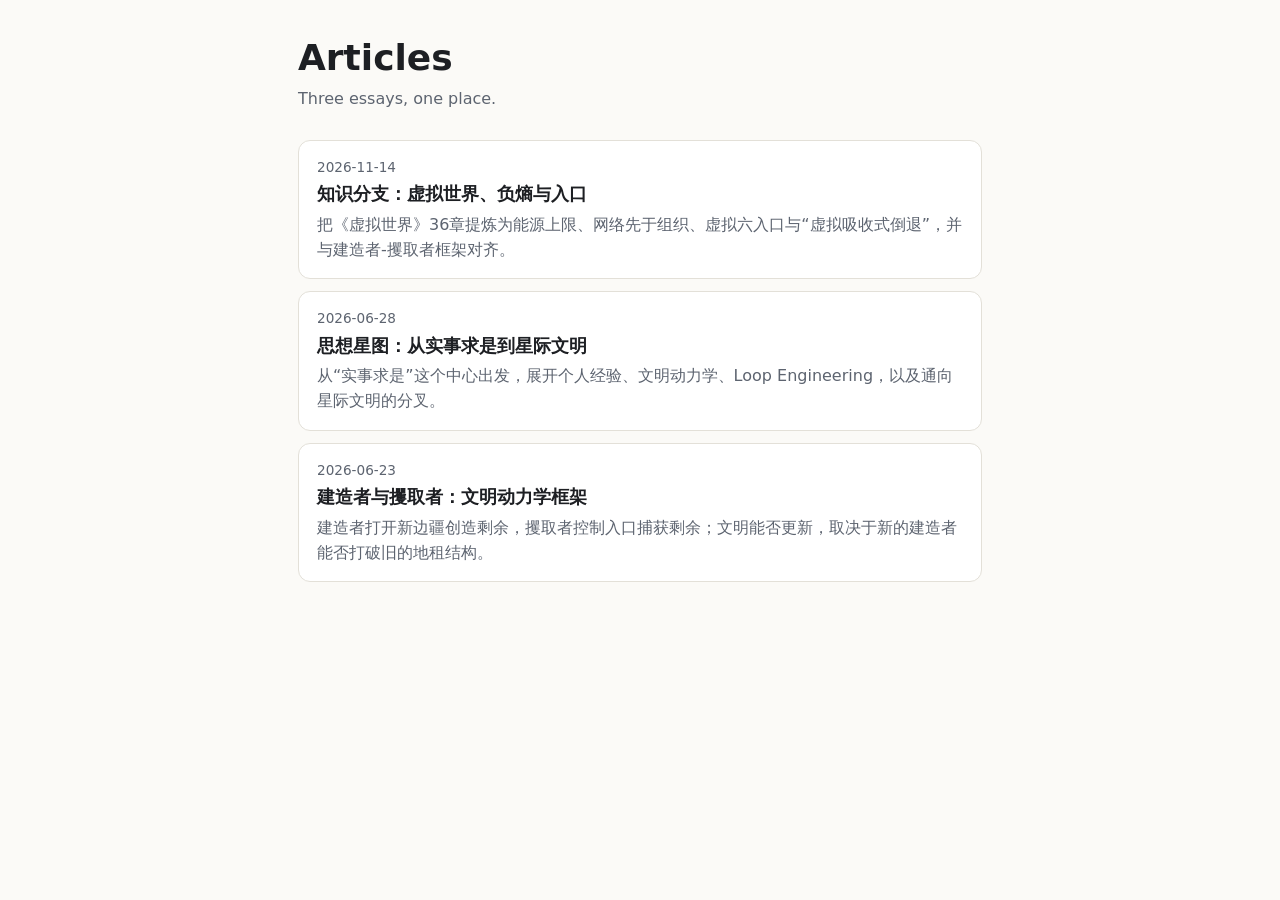
<file: index.html>
<!doctype html>
<html lang="en">
  <head>
    <meta charset="utf-8">
    <meta name="viewport" content="width=device-width, initial-scale=1">
    <meta name="color-scheme" content="light dark">
    <title>Articles</title>
    <meta name="description" content="Three essays: a virtual-world knowledge branch, builder-taker civilizational dynamics, and a thought starmap.">
    <style>
      :root {
        --bg: #fbfaf7;
        --fg: #1d1f23;
        --mu: #5d6470;
        --card: #ffffff;
        --bd: #e3e0d8;
        --ac: #2b6cb0;
      }

      @media (prefers-color-scheme: dark) {
        :root {
          --bg: #111316;
          --fg: #e8e6e1;
          --mu: #9aa3ae;
          --card: #1a1d21;
          --bd: #2c3036;
          --ac: #63b3ed;
        }
      }

      * { box-sizing: border-box; }

      body {
        margin: 0;
        background: var(--bg);
        color: var(--fg);
        font: 16px/1.55 system-ui, -apple-system, "Segoe UI", sans-serif;
      }

      main {
        max-width: 720px;
        margin: 0 auto;
        padding: 36px 18px 72px;
      }

      h1 {
        font-size: clamp(1.7rem, 5vw, 2.25rem);
        line-height: 1.2;
        margin: 0 0 8px;
      }

      .sub {
        color: var(--mu);
        margin: 0 0 28px;
      }

      a.card {
        display: block;
        text-decoration: none;
        color: inherit;
        background: var(--card);
        border: 1px solid var(--bd);
        border-radius: 12px;
        padding: 16px 18px;
        margin: 0 0 12px;
      }

      a.card:hover,
      a.card:focus-visible {
        border-color: var(--ac);
        outline: none;
      }

      time {
        display: block;
        color: var(--mu);
        font-size: 0.85rem;
        font-variant-numeric: tabular-nums;
      }

      h2 {
        font-size: 1.15rem;
        line-height: 1.35;
        margin: 4px 0 6px;
      }

      p {
        margin: 0;
        color: var(--mu);
      }
    </style>
  </head>
  <body>
    <main>
      <h1>Articles</h1>
      <p class="sub">Three essays, one place.</p>
      <div id="archive">
        <a class="card" href="virtual-world/">
          <time datetime="2026-11-14">2026-11-14</time>
          <h2>知识分支：虚拟世界、负熵与入口</h2>
          <p>把《虚拟世界》36章提炼为能源上限、网络先于组织、虚拟六入口与“虚拟吸收式倒退”，并与建造者-攫取者框架对齐。</p>
        </a>
        <a class="card" href="thought-starmap/">
          <time datetime="2026-06-28">2026-06-28</time>
          <h2>思想星图：从实事求是到星际文明</h2>
          <p>从“实事求是”这个中心出发，展开个人经验、文明动力学、Loop Engineering，以及通向星际文明的分叉。</p>
        </a>
        <a class="card" href="builder-taker/">
          <time datetime="2026-06-23">2026-06-23</time>
          <h2>建造者与攫取者：文明动力学框架</h2>
          <p>建造者打开新边疆创造剩余，攫取者控制入口捕获剩余；文明能否更新，取决于新的建造者能否打破旧的地租结构。</p>
        </a>
      </div>
    </main>
  </body>
</html>
</file>
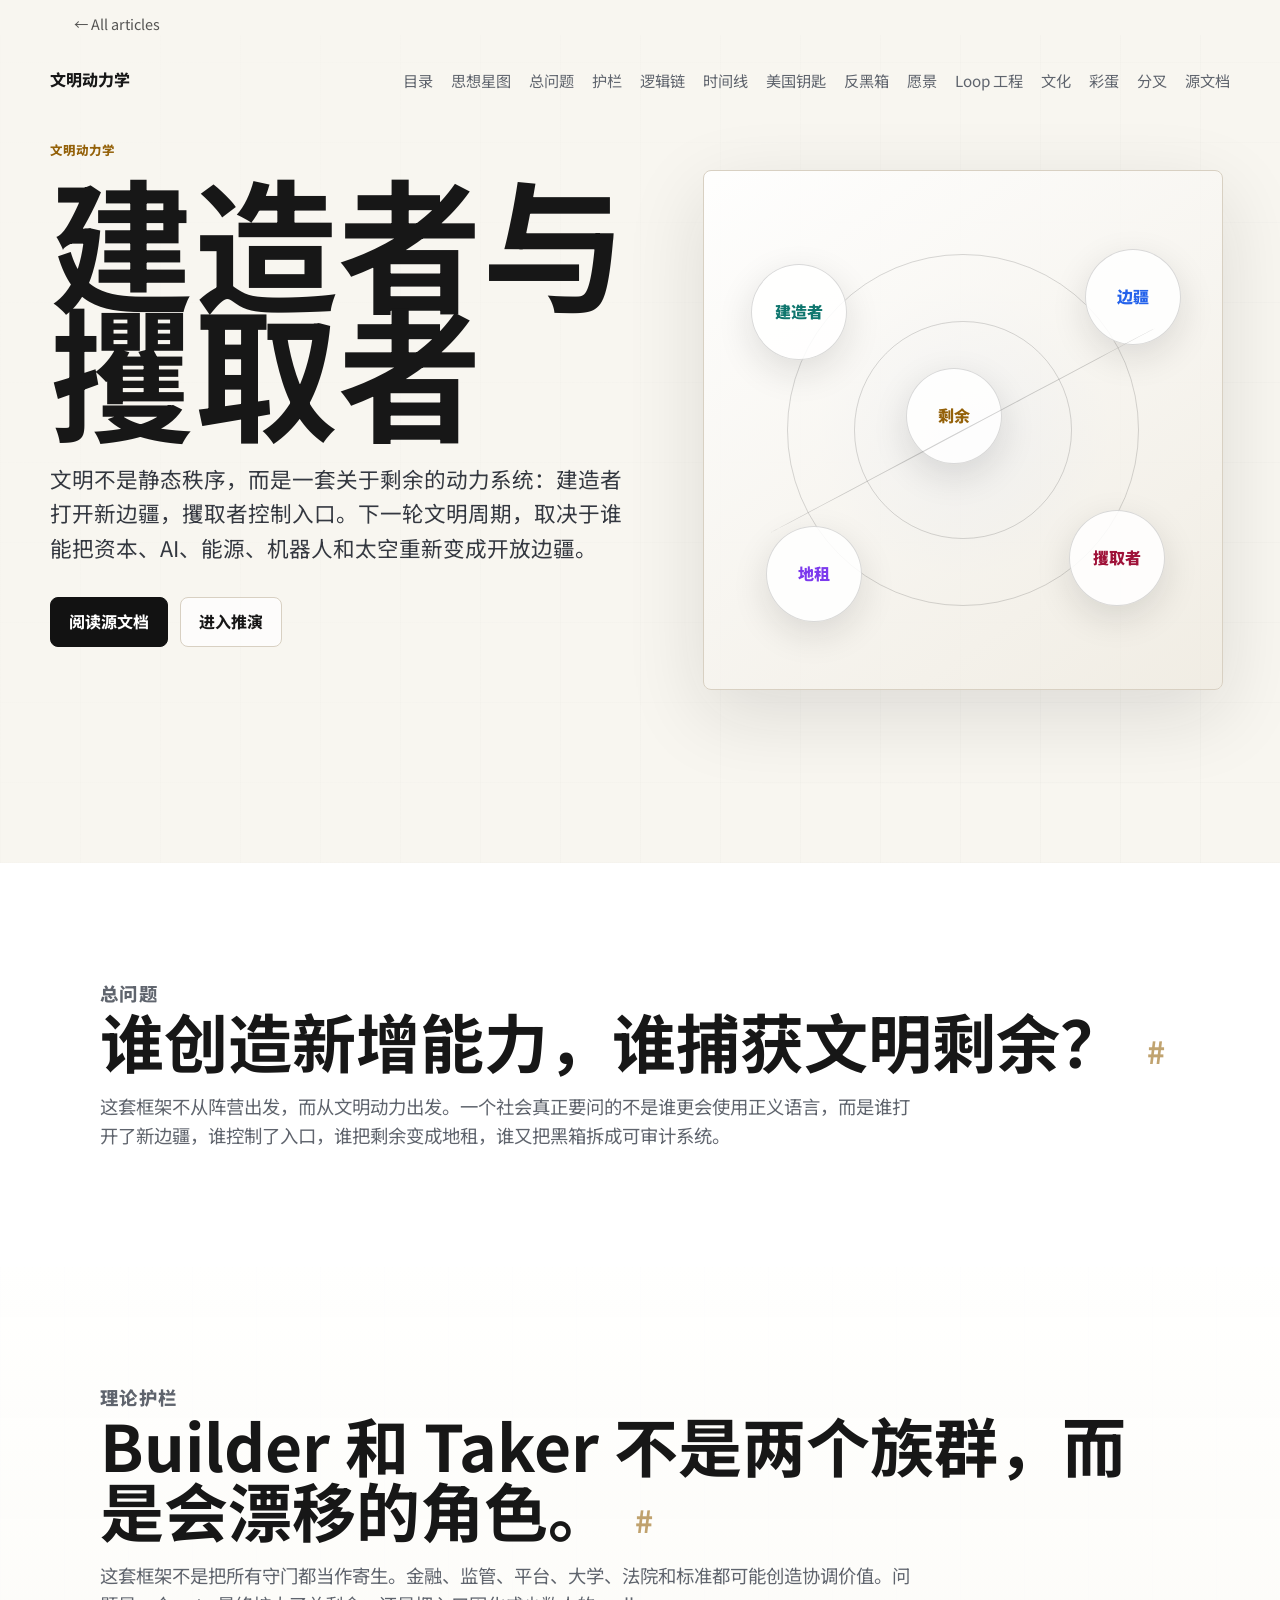
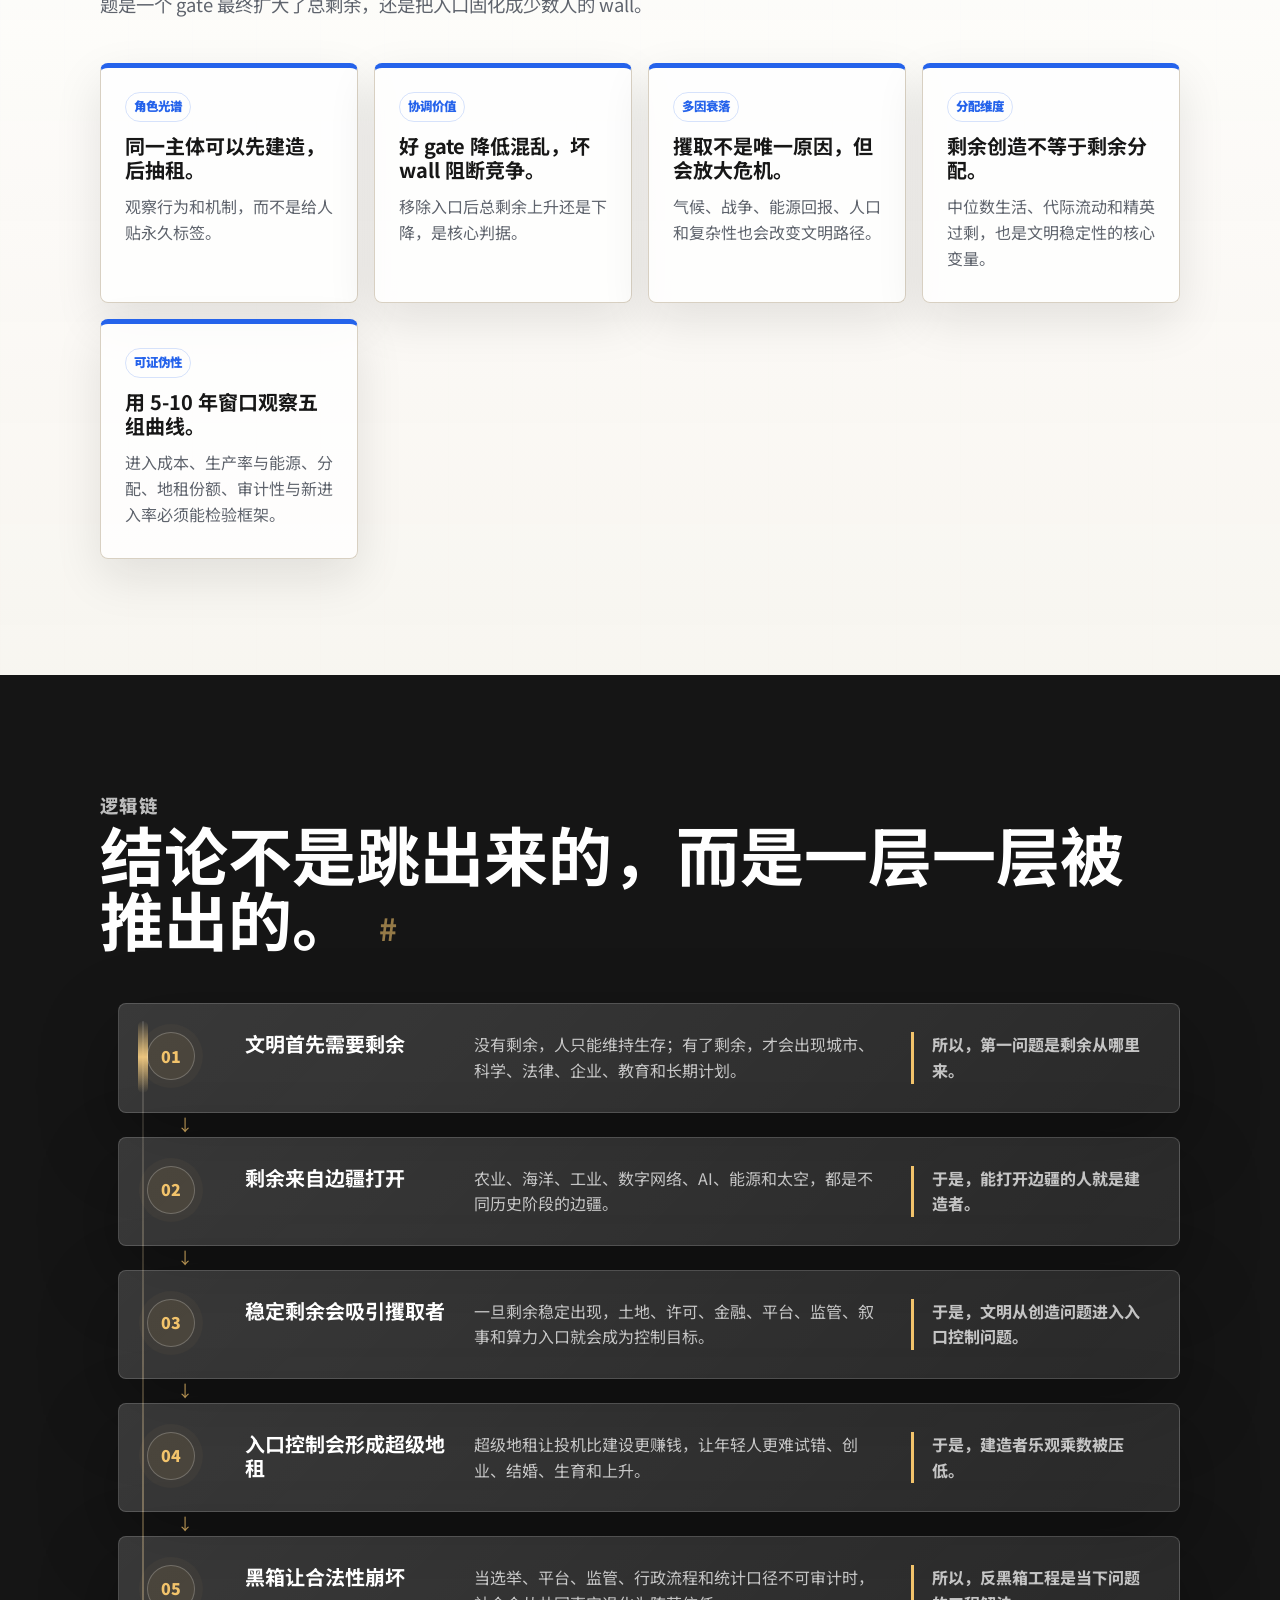
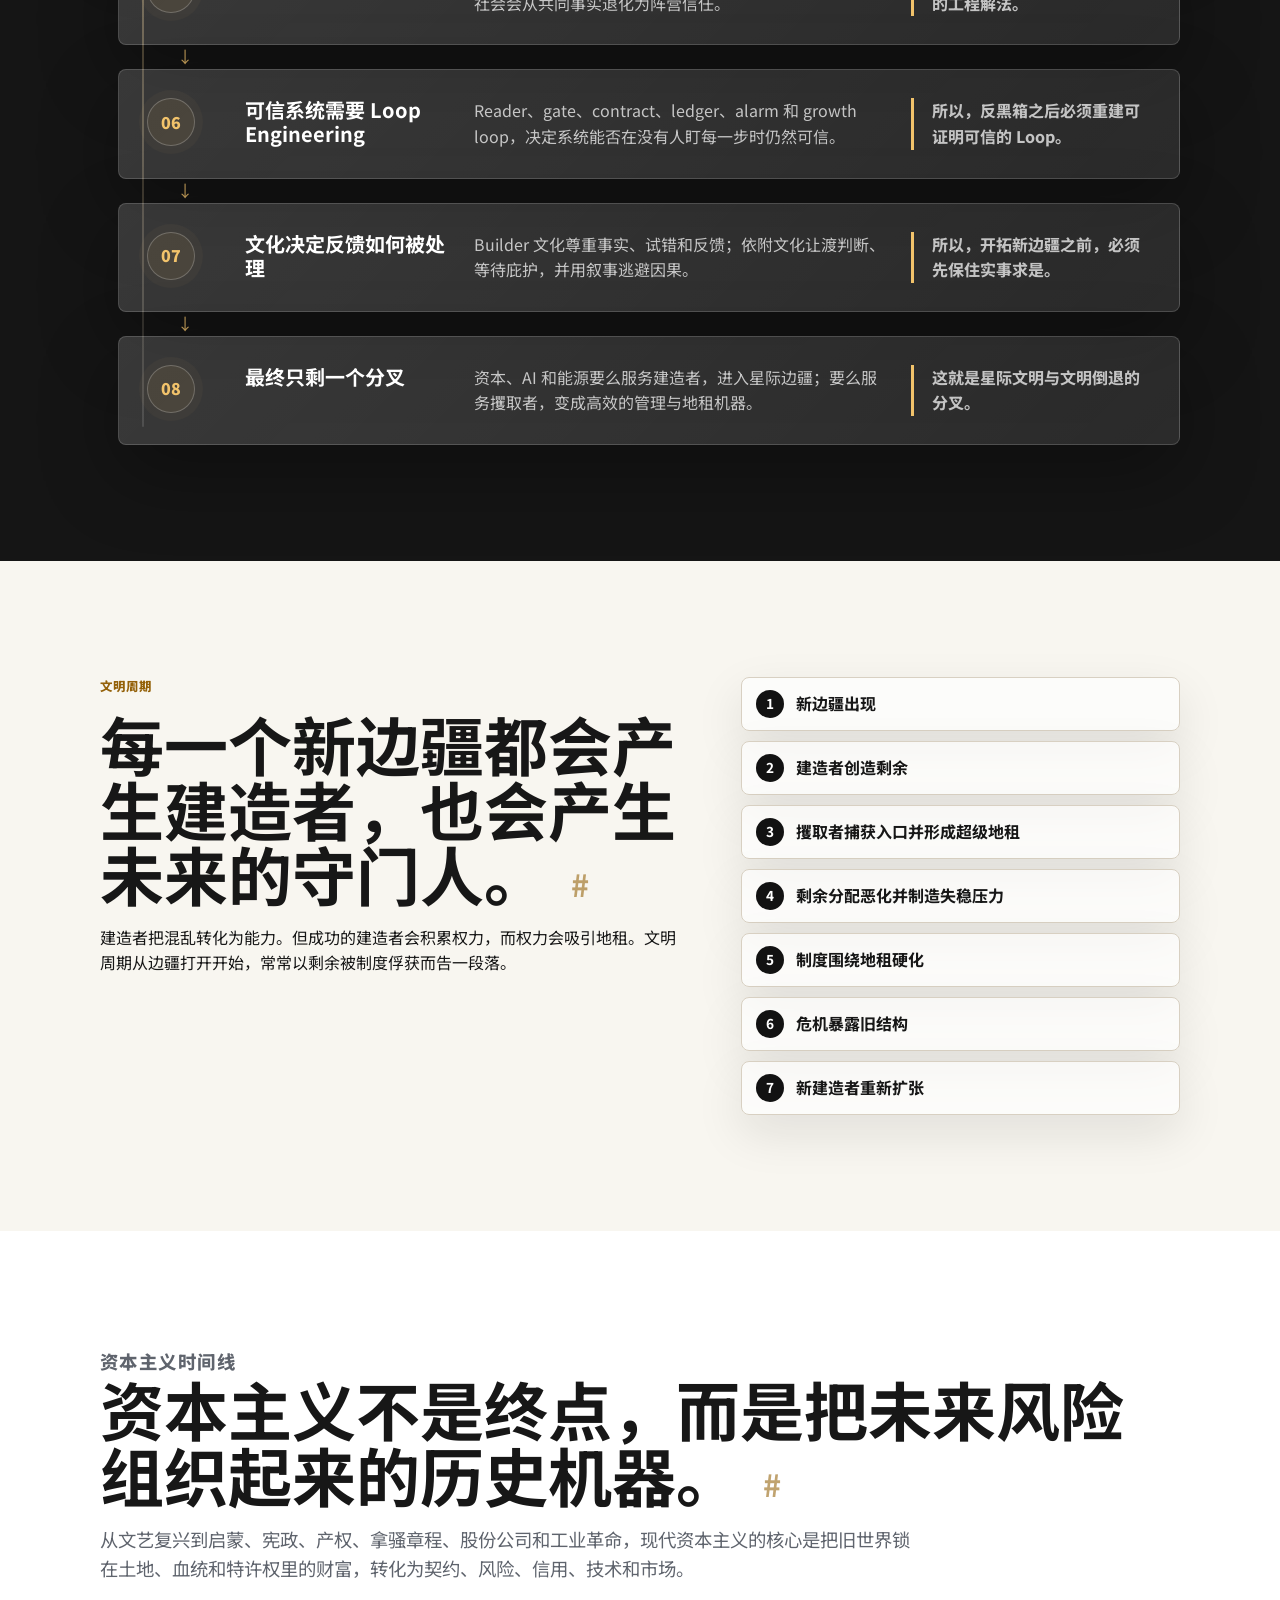
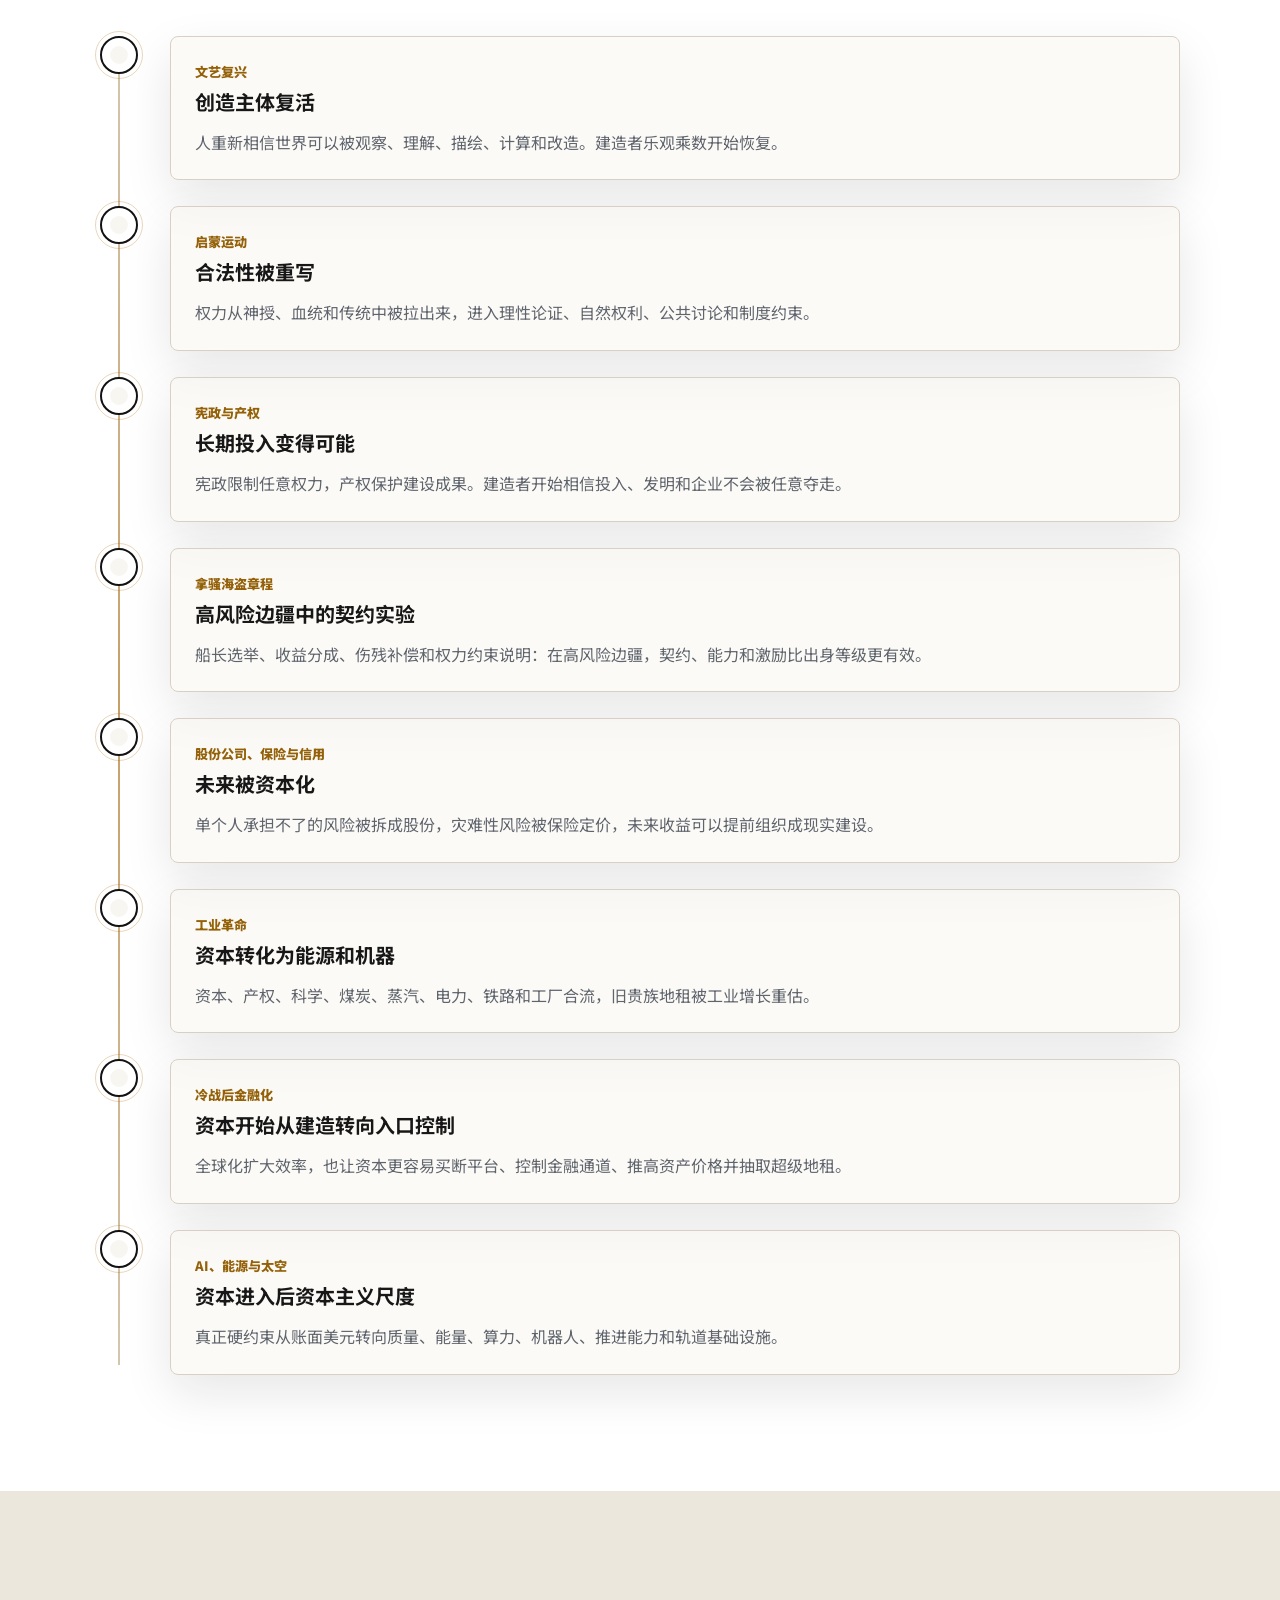
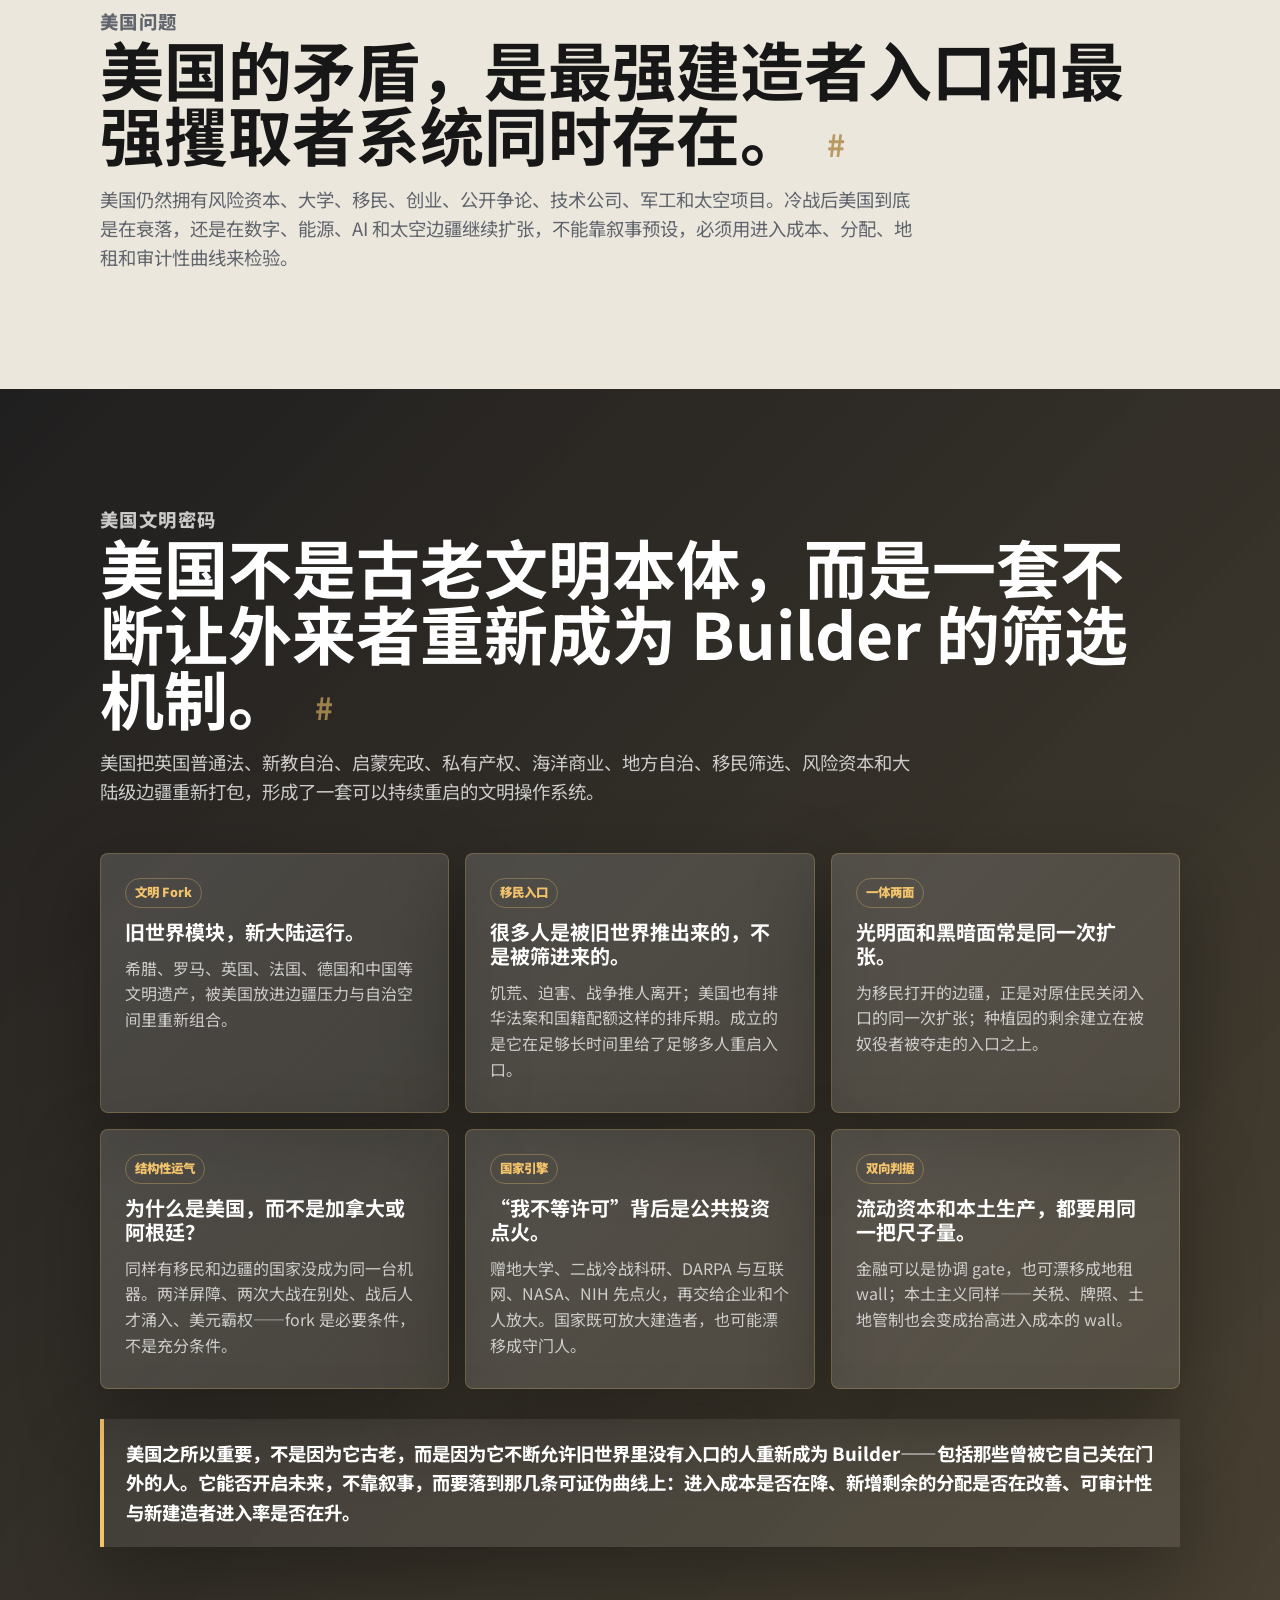
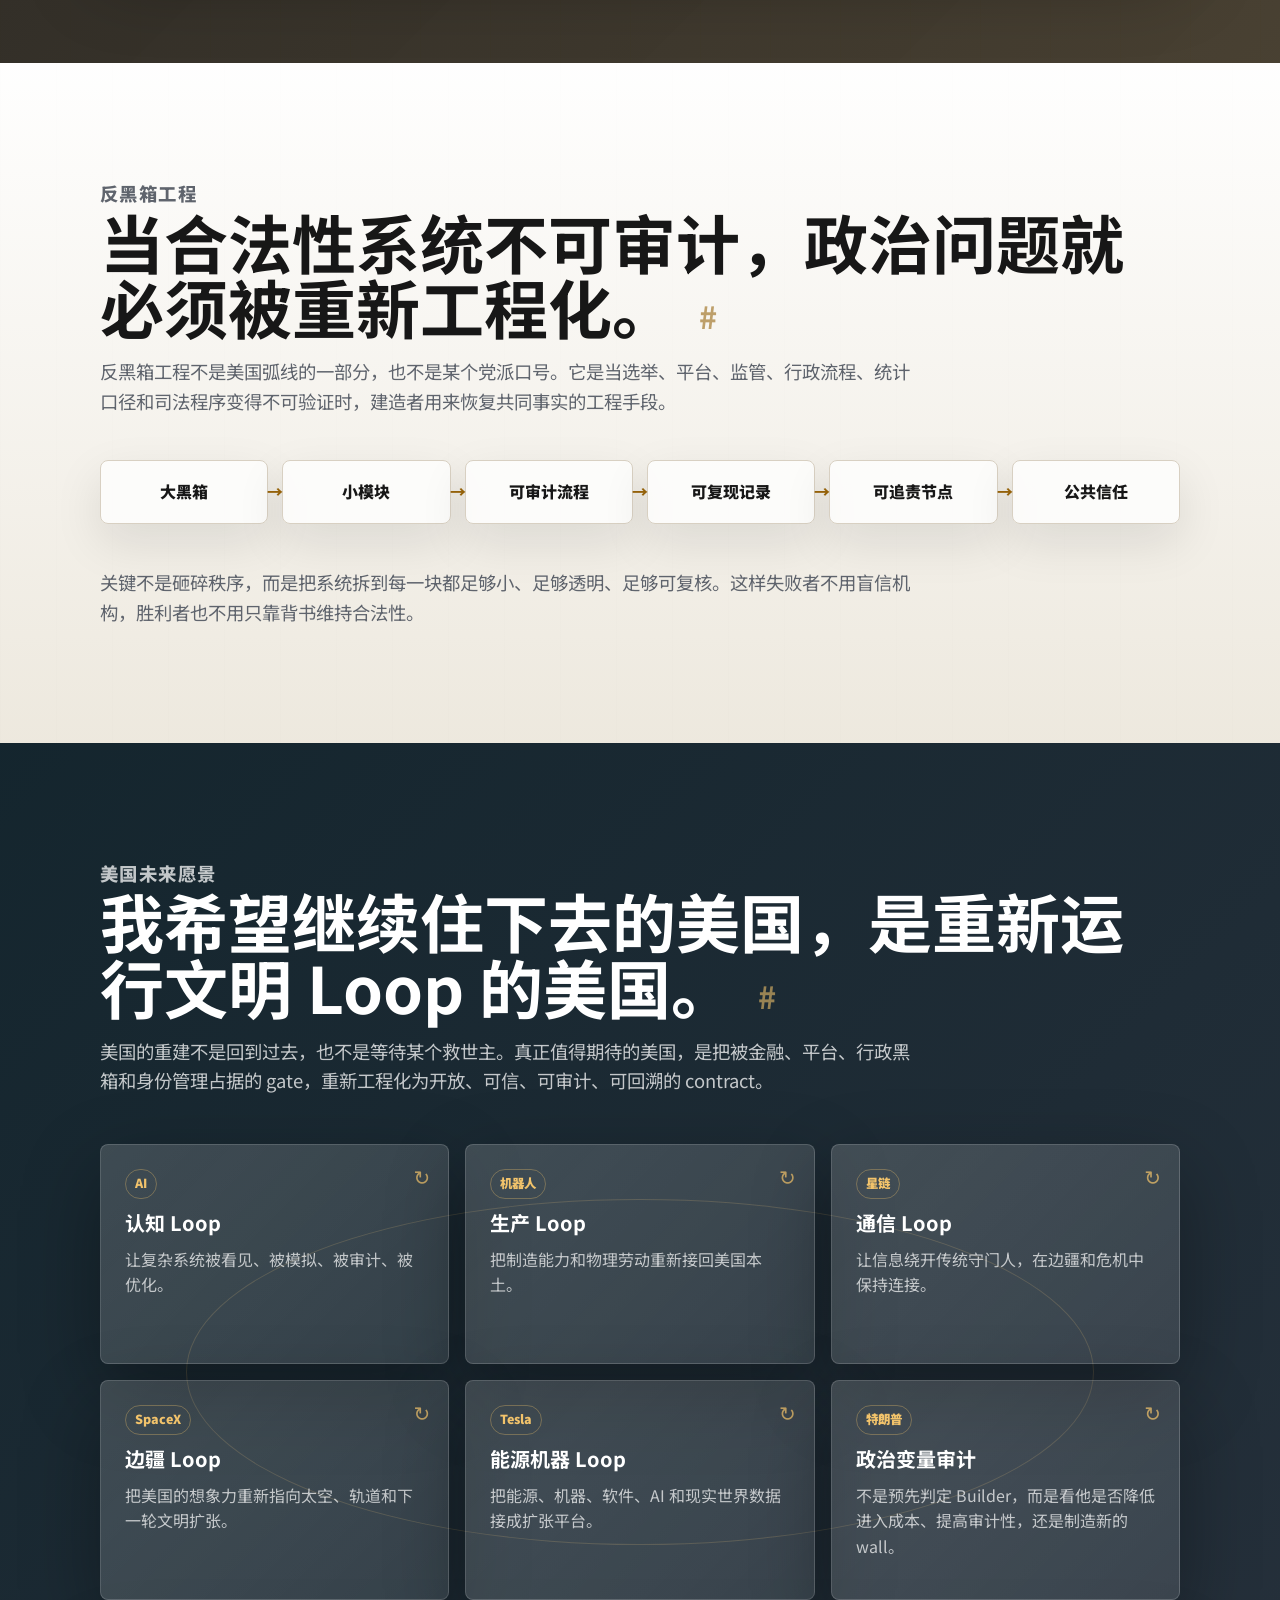
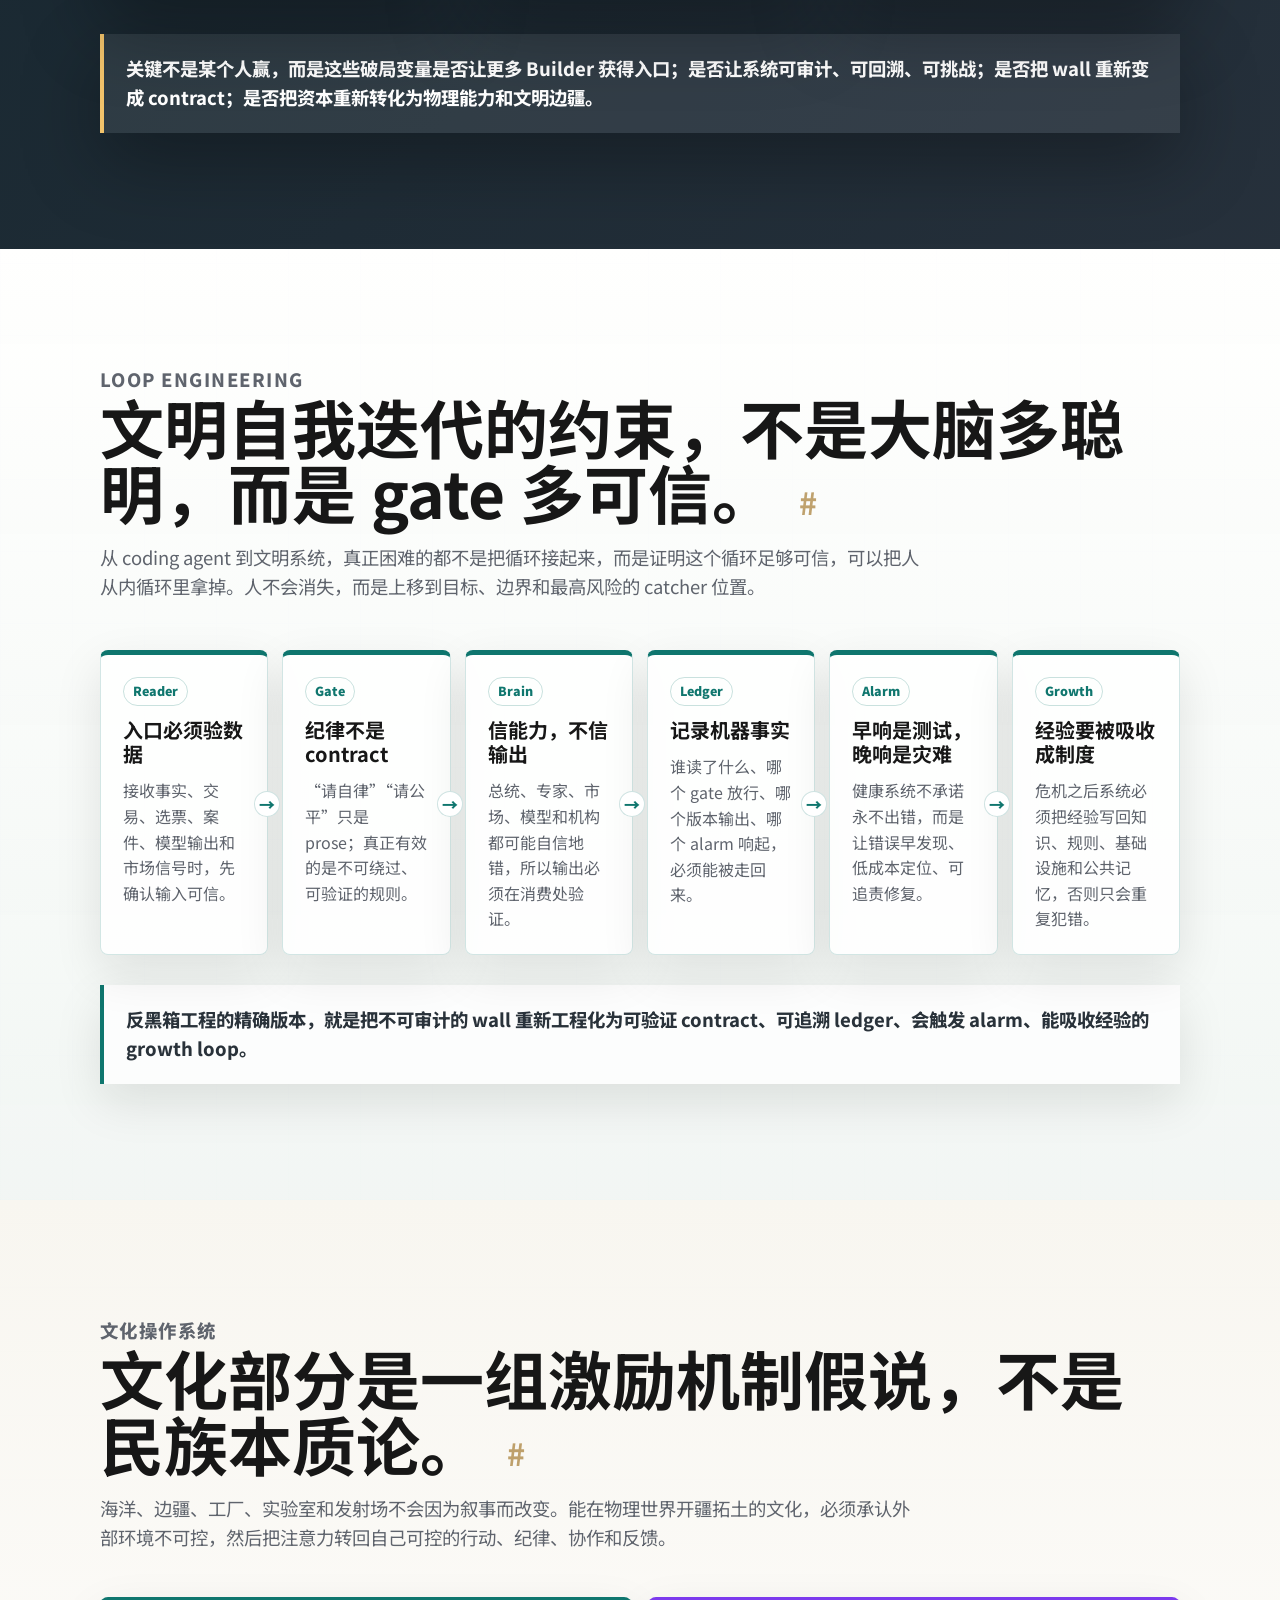
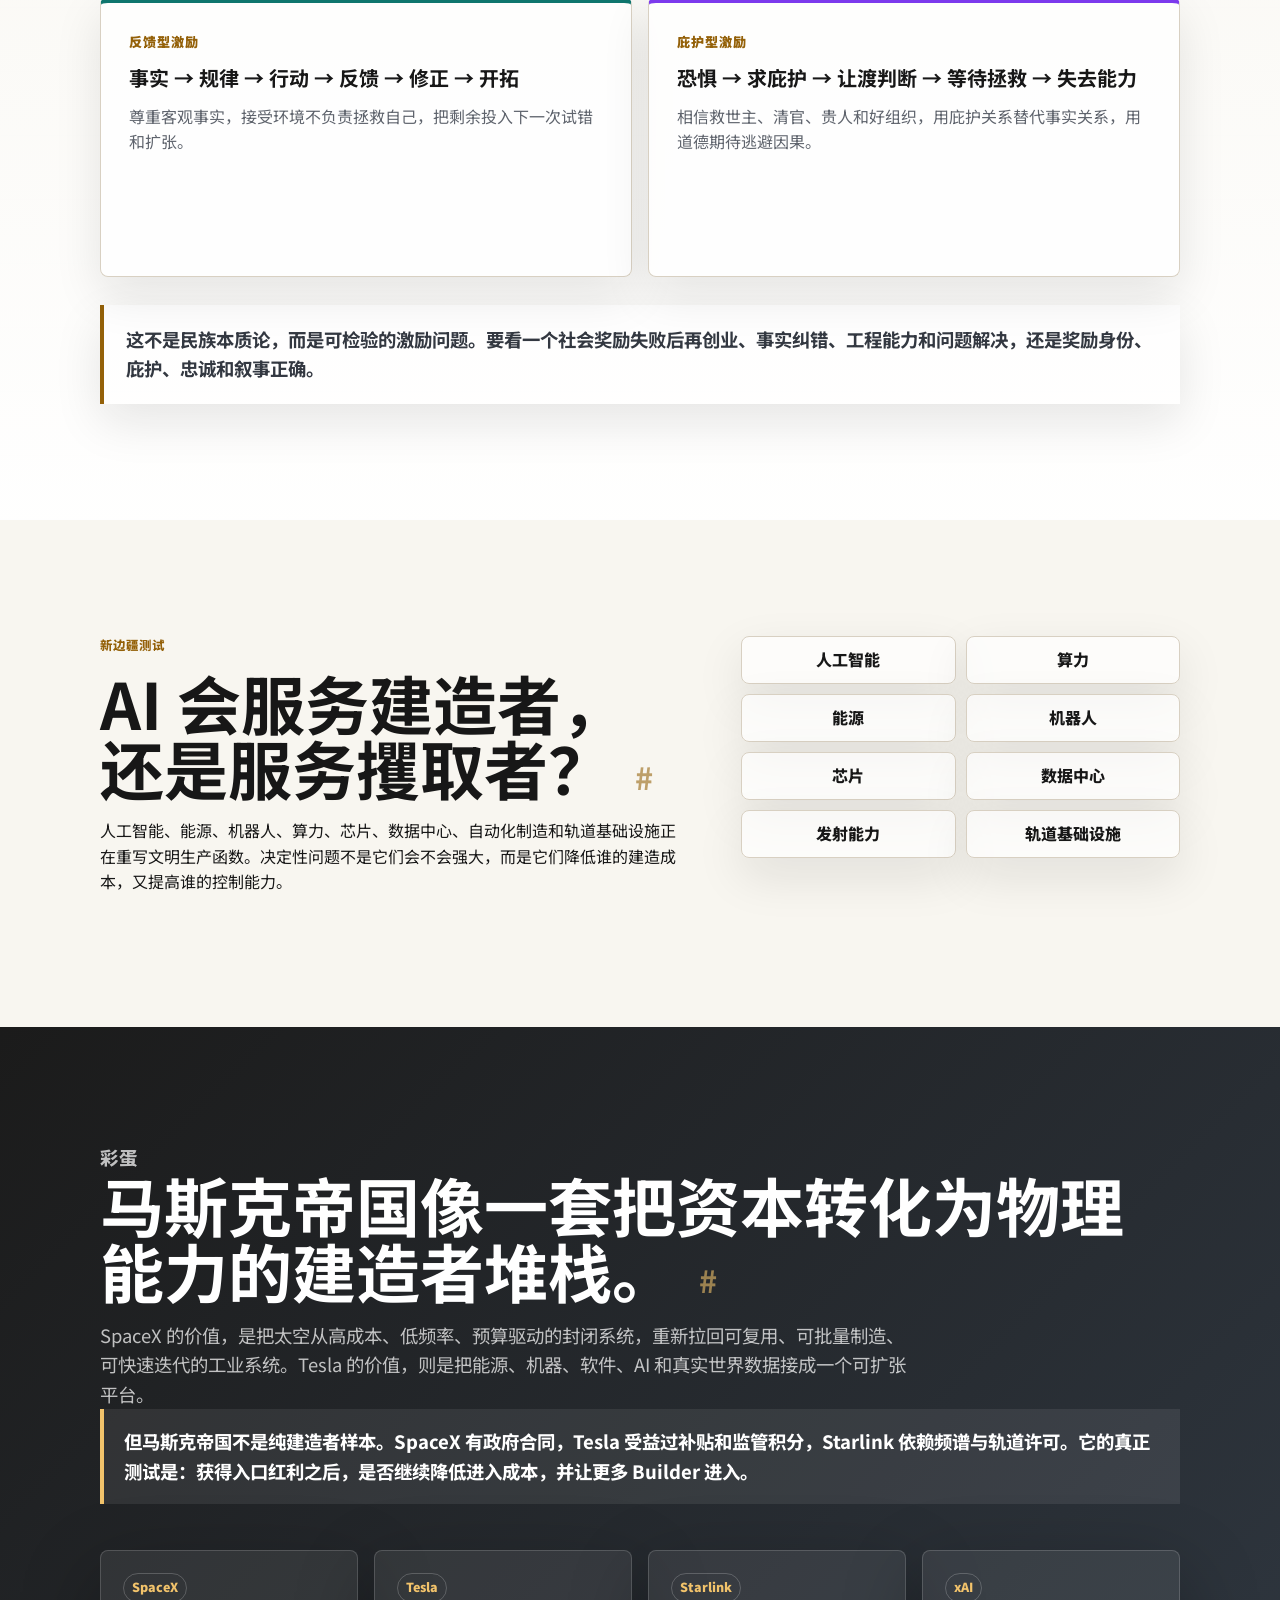
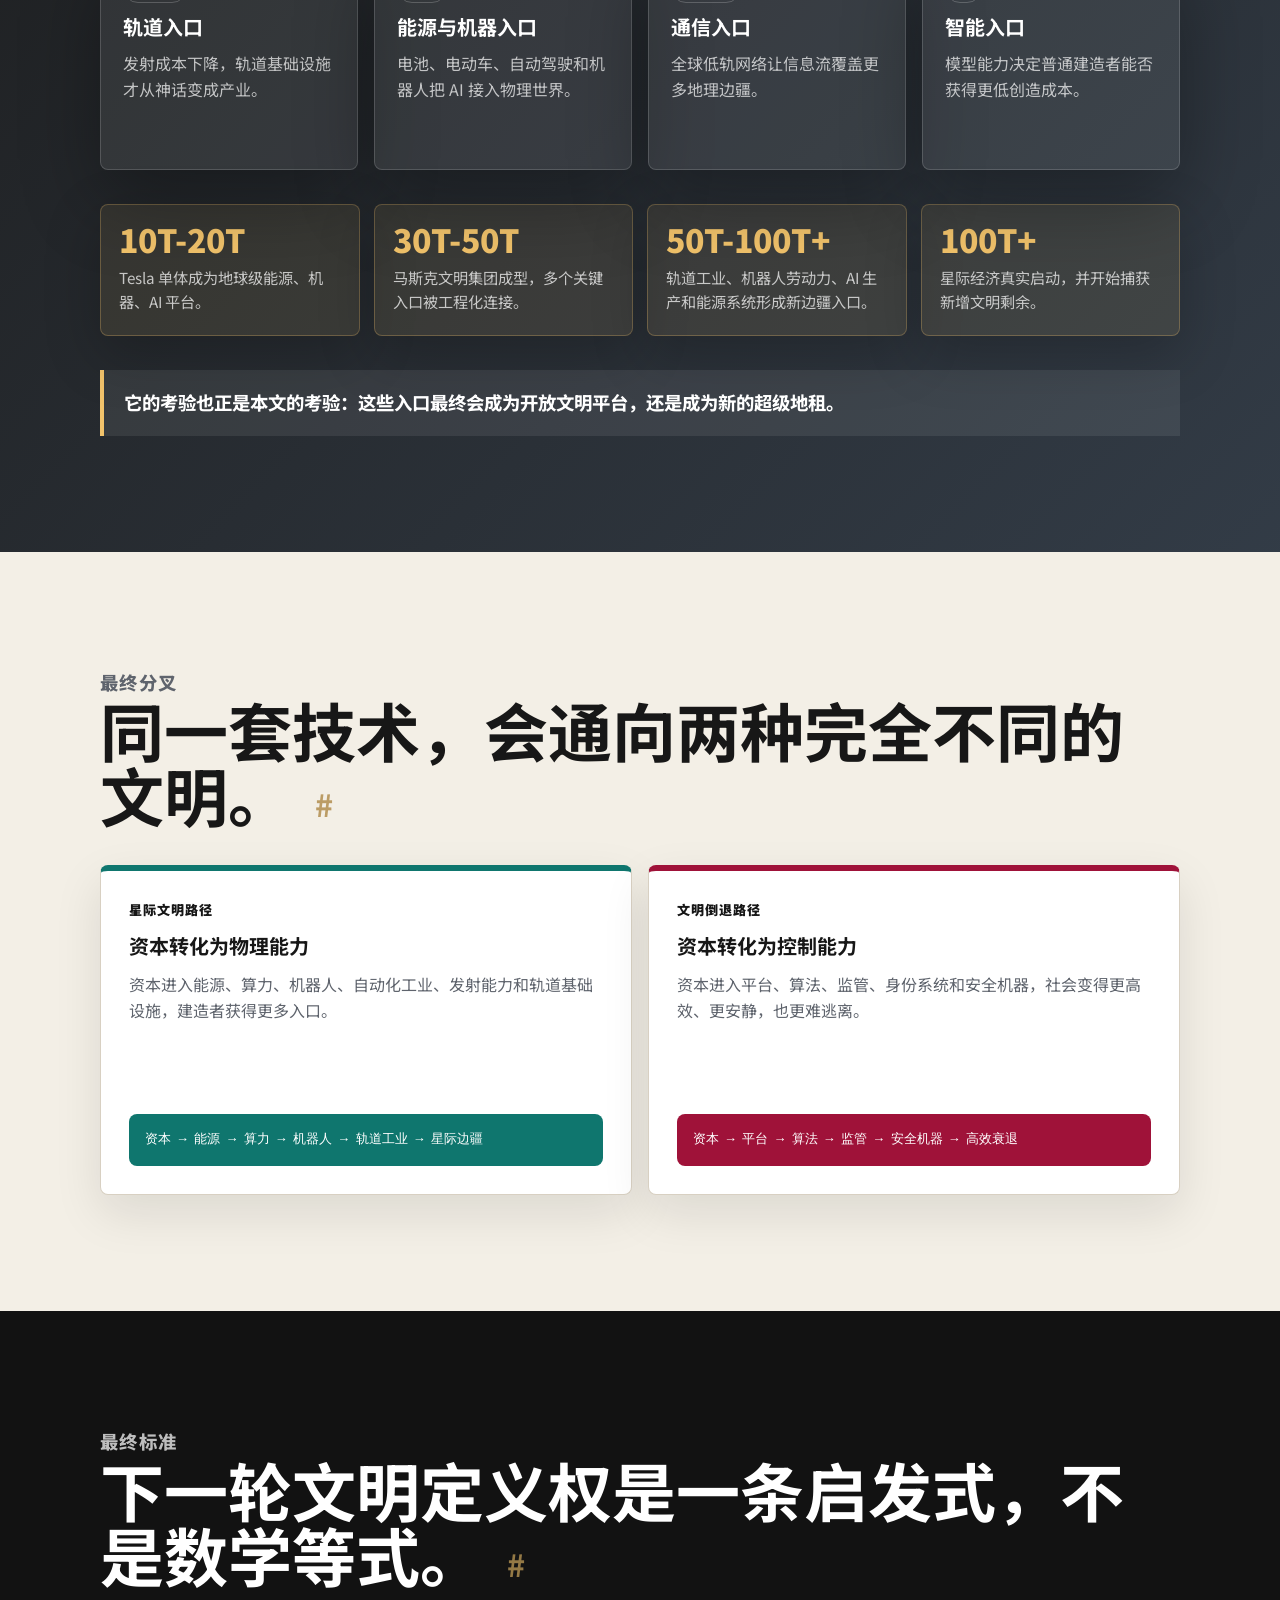
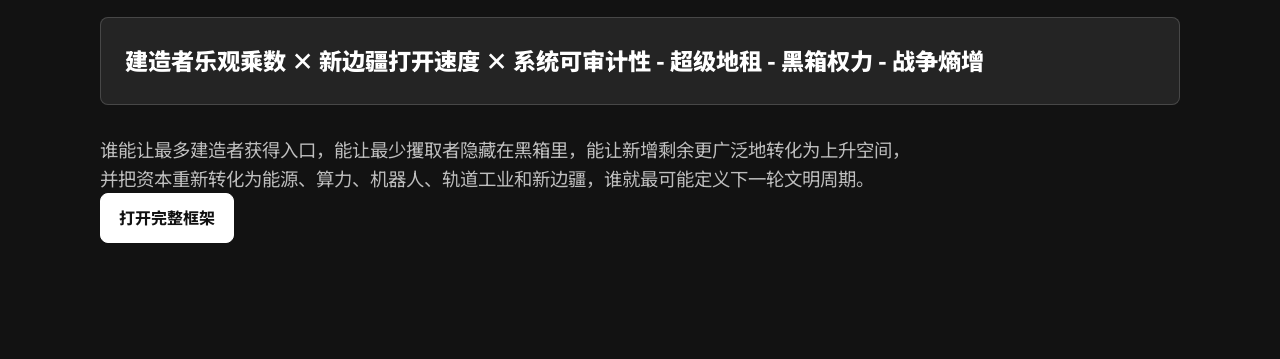
<file: builder-taker/index.html>
<!doctype html>
<html lang="zh-CN">
  <head>
    <meta charset="utf-8">
    <meta name="viewport" content="width=device-width, initial-scale=1">
    <title>建造者-攫取者文明动力学</title>
    <meta name="description" content="一套理解文明兴衰、资本主义时间线、反黑箱工程、人工智能与星际文明分叉的工作框架。">
    <link rel="preconnect" href="https://fonts.googleapis.com">
    <link rel="preconnect" href="https://fonts.gstatic.com" crossorigin>
    <link href="https://fonts.googleapis.com/css2?family=Noto+Sans+SC:wght@400;500;700;900&display=swap" rel="stylesheet">
    <link rel="stylesheet" href="../styles.css">
  </head>
  <body>
    <p class="all-articles" style="max-width:1180px;margin:0 auto;padding:12px 24px 0;font-size:0.9rem"><a href="../index.html" style="color:inherit;opacity:0.72;text-decoration:none">← All articles</a></p>
    <header class="hero">
      <nav class="topbar" aria-label="主导航">
        <a class="brand" href="../index.html">文明动力学</a>
        <div class="navlinks">
          <a href="../index.html#archive">目录</a>
          <a href="../thought-starmap/">思想星图</a>
          <a href="#question">总问题</a>
          <a href="#guardrails">护栏</a>
          <a href="#chain">逻辑链</a>
          <a href="#capitalism">时间线</a>
          <a href="#american-key">美国钥匙</a>
          <a href="#blackbox">反黑箱</a>
          <a href="#vision">愿景</a>
          <a href="#loop-engineering">Loop 工程</a>
          <a href="#culture">文化</a>
          <a href="#musk">彩蛋</a>
          <a href="#fork">分叉</a>
          <a href="../docs/framework.md">源文档</a>
        </div>
      </nav>

      <div class="hero-grid">
        <section class="hero-copy" aria-labelledby="hero-title">
          <p class="eyebrow">文明动力学</p>
          <h1 id="hero-title">建造者与攫取者</h1>
          <p class="lede">
            文明不是静态秩序，而是一套关于剩余的动力系统：建造者打开新边疆，攫取者控制入口。下一轮文明周期，取决于谁能把资本、AI、能源、机器人和太空重新变成开放边疆。
          </p>
          <div class="actions">
            <a class="button primary" href="../docs/framework.md">阅读源文档</a>
            <a class="button" href="#chain">进入推演</a>
          </div>
        </section>

        <section class="signal-panel" aria-label="框架结构图">
          <div class="orbital-map" id="map">
            <div class="ring ring-one"></div>
            <div class="ring ring-two"></div>
            <div class="node builder">建造者</div>
            <div class="node surplus">剩余</div>
            <div class="node frontier">边疆</div>
            <div class="node taker">攫取者</div>
            <div class="node rent">地租</div>
            <div class="axis"></div>
          </div>
        </section>
      </div>
    </header>

    <main>
      <section class="band" id="question">
        <div class="section-inner">
          <p class="section-kicker">总问题</p>
          <h2>谁创造新增能力，谁捕获文明剩余？ <a class="anchor-link" href="#question" aria-label="复制总问题链接">#</a></h2>
          <p>
            这套框架不从阵营出发，而从文明动力出发。一个社会真正要问的不是谁更会使用正义语言，而是谁打开了新边疆，谁控制了入口，谁把剩余变成地租，谁又把黑箱拆成可审计系统。
          </p>
        </div>
      </section>

      <section class="guardrail-band" id="guardrails">
        <div class="section-inner">
          <p class="section-kicker">理论护栏</p>
          <h2>Builder 和 Taker 不是两个族群，而是会漂移的角色。 <a class="anchor-link" href="#guardrails" aria-label="复制理论护栏链接">#</a></h2>
          <p>
            这套框架不是把所有守门都当作寄生。金融、监管、平台、大学、法院和标准都可能创造协调价值。问题是一个 gate 最终扩大了总剩余，还是把入口固化成少数人的 wall。
          </p>
          <div class="guardrail-grid" aria-label="理论边界">
            <article>
              <span>角色光谱</span>
              <h3>同一主体可以先建造，后抽租。</h3>
              <p>观察行为和机制，而不是给人贴永久标签。</p>
            </article>
            <article>
              <span>协调价值</span>
              <h3>好 gate 降低混乱，坏 wall 阻断竞争。</h3>
              <p>移除入口后总剩余上升还是下降，是核心判据。</p>
            </article>
            <article>
              <span>多因衰落</span>
              <h3>攫取不是唯一原因，但会放大危机。</h3>
              <p>气候、战争、能源回报、人口和复杂性也会改变文明路径。</p>
            </article>
            <article>
              <span>分配维度</span>
              <h3>剩余创造不等于剩余分配。</h3>
              <p>中位数生活、代际流动和精英过剩，也是文明稳定性的核心变量。</p>
            </article>
            <article>
              <span>可证伪性</span>
              <h3>用 5-10 年窗口观察五组曲线。</h3>
              <p>进入成本、生产率与能源、分配、地租份额、审计性与新进入率必须能检验框架。</p>
            </article>
          </div>
        </div>
      </section>

      <section class="logic-band" id="chain">
        <div class="section-inner">
          <p class="section-kicker">逻辑链</p>
          <h2>结论不是跳出来的，而是一层一层被推出的。 <a class="anchor-link" href="#chain" aria-label="复制逻辑链链接">#</a></h2>
          <div class="logic-stack" aria-label="文明动力学逻辑链">
            <article class="logic-step">
              <span class="step-index">01</span>
              <h3>文明首先需要剩余</h3>
              <p>没有剩余，人只能维持生存；有了剩余，才会出现城市、科学、法律、企业、教育和长期计划。</p>
              <p class="step-conclusion">所以，第一问题是剩余从哪里来。</p>
            </article>
            <article class="logic-step">
              <span class="step-index">02</span>
              <h3>剩余来自边疆打开</h3>
              <p>农业、海洋、工业、数字网络、AI、能源和太空，都是不同历史阶段的边疆。</p>
              <p class="step-conclusion">于是，能打开边疆的人就是建造者。</p>
            </article>
            <article class="logic-step">
              <span class="step-index">03</span>
              <h3>稳定剩余会吸引攫取者</h3>
              <p>一旦剩余稳定出现，土地、许可、金融、平台、监管、叙事和算力入口就会成为控制目标。</p>
              <p class="step-conclusion">于是，文明从创造问题进入入口控制问题。</p>
            </article>
            <article class="logic-step">
              <span class="step-index">04</span>
              <h3>入口控制会形成超级地租</h3>
              <p>超级地租让投机比建设更赚钱，让年轻人更难试错、创业、结婚、生育和上升。</p>
              <p class="step-conclusion">于是，建造者乐观乘数被压低。</p>
            </article>
            <article class="logic-step">
              <span class="step-index">05</span>
              <h3>黑箱让合法性崩坏</h3>
              <p>当选举、平台、监管、行政流程和统计口径不可审计时，社会会从共同事实退化为阵营信任。</p>
              <p class="step-conclusion">所以，反黑箱工程是当下问题的工程解法。</p>
            </article>
            <article class="logic-step">
              <span class="step-index">06</span>
              <h3>可信系统需要 Loop Engineering</h3>
              <p>Reader、gate、contract、ledger、alarm 和 growth loop，决定系统能否在没有人盯每一步时仍然可信。</p>
              <p class="step-conclusion">所以，反黑箱之后必须重建可证明可信的 Loop。</p>
            </article>
            <article class="logic-step">
              <span class="step-index">07</span>
              <h3>文化决定反馈如何被处理</h3>
              <p>Builder 文化尊重事实、试错和反馈；依附文化让渡判断、等待庇护，并用叙事逃避因果。</p>
              <p class="step-conclusion">所以，开拓新边疆之前，必须先保住实事求是。</p>
            </article>
            <article class="logic-step">
              <span class="step-index">08</span>
              <h3>最终只剩一个分叉</h3>
              <p>资本、AI 和能源要么服务建造者，进入星际边疆；要么服务攫取者，变成高效的管理与地租机器。</p>
              <p class="step-conclusion">这就是星际文明与文明倒退的分叉。</p>
            </article>
          </div>
        </div>
      </section>

      <section class="split" id="cycle">
        <div class="section-inner two-column">
          <div>
            <p class="section-kicker">文明周期</p>
            <h2>每一个新边疆都会产生建造者，也会产生未来的守门人。 <a class="anchor-link" href="#cycle" aria-label="复制文明周期链接">#</a></h2>
            <p>
              建造者把混乱转化为能力。但成功的建造者会积累权力，而权力会吸引地租。文明周期从边疆打开开始，常常以剩余被制度俘获而告一段落。
            </p>
          </div>
          <ol class="cycle-list">
            <li>新边疆出现</li>
            <li>建造者创造剩余</li>
            <li>攫取者捕获入口并形成超级地租</li>
            <li>剩余分配恶化并制造失稳压力</li>
            <li>制度围绕地租硬化</li>
            <li>危机暴露旧结构</li>
            <li>新建造者重新扩张</li>
          </ol>
        </div>
      </section>

      <section class="timeline-band" id="capitalism">
        <div class="section-inner">
          <p class="section-kicker">资本主义时间线</p>
          <h2>资本主义不是终点，而是把未来风险组织起来的历史机器。 <a class="anchor-link" href="#capitalism" aria-label="复制资本主义时间线链接">#</a></h2>
          <p>
            从文艺复兴到启蒙、宪政、产权、拿骚章程、股份公司和工业革命，现代资本主义的核心是把旧世界锁在土地、血统和特许权里的财富，转化为契约、风险、信用、技术和市场。
          </p>
          <div class="timeline" aria-label="资本主义历史时间线">
            <article class="timeline-item">
              <span class="timeline-marker"></span>
              <div class="timeline-content">
                <p class="timeline-date">文艺复兴</p>
                <h3>创造主体复活</h3>
                <p>人重新相信世界可以被观察、理解、描绘、计算和改造。建造者乐观乘数开始恢复。</p>
              </div>
            </article>
            <article class="timeline-item">
              <span class="timeline-marker"></span>
              <div class="timeline-content">
                <p class="timeline-date">启蒙运动</p>
                <h3>合法性被重写</h3>
                <p>权力从神授、血统和传统中被拉出来，进入理性论证、自然权利、公共讨论和制度约束。</p>
              </div>
            </article>
            <article class="timeline-item">
              <span class="timeline-marker"></span>
              <div class="timeline-content">
                <p class="timeline-date">宪政与产权</p>
                <h3>长期投入变得可能</h3>
                <p>宪政限制任意权力，产权保护建设成果。建造者开始相信投入、发明和企业不会被任意夺走。</p>
              </div>
            </article>
            <article class="timeline-item">
              <span class="timeline-marker"></span>
              <div class="timeline-content">
                <p class="timeline-date">拿骚海盗章程</p>
                <h3>高风险边疆中的契约实验</h3>
                <p>船长选举、收益分成、伤残补偿和权力约束说明：在高风险边疆，契约、能力和激励比出身等级更有效。</p>
              </div>
            </article>
            <article class="timeline-item">
              <span class="timeline-marker"></span>
              <div class="timeline-content">
                <p class="timeline-date">股份公司、保险与信用</p>
                <h3>未来被资本化</h3>
                <p>单个人承担不了的风险被拆成股份，灾难性风险被保险定价，未来收益可以提前组织成现实建设。</p>
              </div>
            </article>
            <article class="timeline-item">
              <span class="timeline-marker"></span>
              <div class="timeline-content">
                <p class="timeline-date">工业革命</p>
                <h3>资本转化为能源和机器</h3>
                <p>资本、产权、科学、煤炭、蒸汽、电力、铁路和工厂合流，旧贵族地租被工业增长重估。</p>
              </div>
            </article>
            <article class="timeline-item">
              <span class="timeline-marker"></span>
              <div class="timeline-content">
                <p class="timeline-date">冷战后金融化</p>
                <h3>资本开始从建造转向入口控制</h3>
                <p>全球化扩大效率，也让资本更容易买断平台、控制金融通道、推高资产价格并抽取超级地租。</p>
              </div>
            </article>
            <article class="timeline-item">
              <span class="timeline-marker"></span>
              <div class="timeline-content">
                <p class="timeline-date">AI、能源与太空</p>
                <h3>资本进入后资本主义尺度</h3>
                <p>真正硬约束从账面美元转向质量、能量、算力、机器人、推进能力和轨道基础设施。</p>
              </div>
            </article>
          </div>
        </div>
      </section>

      <section class="band muted" id="america">
        <div class="section-inner">
          <p class="section-kicker">美国问题</p>
          <h2>美国的矛盾，是最强建造者入口和最强攫取者系统同时存在。 <a class="anchor-link" href="#america" aria-label="复制美国问题链接">#</a></h2>
          <p>
            美国仍然拥有风险资本、大学、移民、创业、公开争论、技术公司、军工和太空项目。冷战后美国到底是在衰落，还是在数字、能源、AI 和太空边疆继续扩张，不能靠叙事预设，必须用进入成本、分配、地租和审计性曲线来检验。
          </p>
        </div>
      </section>

      <section class="american-key" id="american-key">
        <div class="section-inner">
          <p class="section-kicker">美国文明密码</p>
          <h2>美国不是古老文明本体，而是一套不断让外来者重新成为 Builder 的筛选机制。 <a class="anchor-link" href="#american-key" aria-label="复制美国文明密码链接">#</a></h2>
          <p>
            美国把英国普通法、新教自治、启蒙宪政、私有产权、海洋商业、地方自治、移民筛选、风险资本和大陆级边疆重新打包，形成了一套可以持续重启的文明操作系统。
          </p>
          <div class="key-grid" aria-label="美国文明密码">
            <article>
              <span>文明 Fork</span>
              <h3>旧世界模块，新大陆运行。</h3>
              <p>希腊、罗马、英国、法国、德国和中国等文明遗产，被美国放进边疆压力与自治空间里重新组合。</p>
            </article>
            <article>
              <span>移民入口</span>
              <h3>很多人是被旧世界推出来的，不是被筛进来的。</h3>
              <p>饥荒、迫害、战争推人离开；美国也有排华法案和国籍配额这样的排斥期。成立的是它在足够长时间里给了足够多人重启入口。</p>
            </article>
            <article>
              <span>一体两面</span>
              <h3>光明面和黑暗面常是同一次扩张。</h3>
              <p>为移民打开的边疆，正是对原住民关闭入口的同一次扩张；种植园的剩余建立在被奴役者被夺走的入口之上。</p>
            </article>
            <article>
              <span>结构性运气</span>
              <h3>为什么是美国，而不是加拿大或阿根廷？</h3>
              <p>同样有移民和边疆的国家没成为同一台机器。两洋屏障、两次大战在别处、战后人才涌入、美元霸权——fork 是必要条件，不是充分条件。</p>
            </article>
            <article>
              <span>国家引擎</span>
              <h3>“我不等许可”背后是公共投资点火。</h3>
              <p>赠地大学、二战冷战科研、DARPA 与互联网、NASA、NIH 先点火，再交给企业和个人放大。国家既可放大建造者，也可能漂移成守门人。</p>
            </article>
            <article>
              <span>双向判据</span>
              <h3>流动资本和本土生产，都要用同一把尺子量。</h3>
              <p>金融可以是协调 gate，也可漂移成地租 wall；本土主义同样——关税、牌照、土地管制也会变成抬高进入成本的 wall。</p>
            </article>
          </div>
          <p class="key-note">
            美国之所以重要，不是因为它古老，而是因为它不断允许旧世界里没有入口的人重新成为 Builder——包括那些曾被它自己关在门外的人。它能否开启未来，不靠叙事，而要落到那几条可证伪曲线上：进入成本是否在降、新增剩余的分配是否在改善、可审计性与新建造者进入率是否在升。
          </p>
        </div>
      </section>

      <section class="anti-blackbox" id="blackbox">
        <div class="section-inner">
          <p class="section-kicker">反黑箱工程</p>
          <h2>当合法性系统不可审计，政治问题就必须被重新工程化。 <a class="anchor-link" href="#blackbox" aria-label="复制反黑箱工程链接">#</a></h2>
          <p>
            反黑箱工程不是美国弧线的一部分，也不是某个党派口号。它是当选举、平台、监管、行政流程、统计口径和司法程序变得不可验证时，建造者用来恢复共同事实的工程手段。
          </p>
          <div class="blackbox-flow" aria-label="反黑箱路径">
            <span>大黑箱</span>
            <span>小模块</span>
            <span>可审计流程</span>
            <span>可复现记录</span>
            <span>可追责节点</span>
            <span>公共信任</span>
          </div>
          <p>
            关键不是砸碎秩序，而是把系统拆到每一块都足够小、足够透明、足够可复核。这样失败者不用盲信机构，胜利者也不用只靠背书维持合法性。
          </p>
        </div>
      </section>

      <section class="loop-vision" id="vision">
        <div class="section-inner">
          <p class="section-kicker">美国未来愿景</p>
          <h2>我希望继续住下去的美国，是重新运行文明 Loop 的美国。 <a class="anchor-link" href="#vision" aria-label="复制美国未来愿景链接">#</a></h2>
          <p>
            美国的重建不是回到过去，也不是等待某个救世主。真正值得期待的美国，是把被金融、平台、行政黑箱和身份管理占据的 gate，重新工程化为开放、可信、可审计、可回溯的 contract。
          </p>
          <div class="loop-system" aria-label="文明 Loop 结构">
            <article>
              <span>AI</span>
              <h3>认知 Loop</h3>
              <p>让复杂系统被看见、被模拟、被审计、被优化。</p>
            </article>
            <article>
              <span>机器人</span>
              <h3>生产 Loop</h3>
              <p>把制造能力和物理劳动重新接回美国本土。</p>
            </article>
            <article>
              <span>星链</span>
              <h3>通信 Loop</h3>
              <p>让信息绕开传统守门人，在边疆和危机中保持连接。</p>
            </article>
            <article>
              <span>SpaceX</span>
              <h3>边疆 Loop</h3>
              <p>把美国的想象力重新指向太空、轨道和下一轮文明扩张。</p>
            </article>
            <article>
              <span>Tesla</span>
              <h3>能源机器 Loop</h3>
              <p>把能源、机器、软件、AI 和现实世界数据接成扩张平台。</p>
            </article>
            <article>
              <span>特朗普</span>
              <h3>政治变量审计</h3>
              <p>不是预先判定 Builder，而是看他是否降低进入成本、提高审计性，还是制造新的 wall。</p>
            </article>
          </div>
          <p class="vision-note">
            关键不是某个人赢，而是这些破局变量是否让更多 Builder 获得入口；是否让系统可审计、可回溯、可挑战；是否把 wall 重新变成 contract；是否把资本重新转化为物理能力和文明边疆。
          </p>
        </div>
      </section>

      <section class="loop-engineering" id="loop-engineering">
        <div class="section-inner">
          <p class="section-kicker">Loop Engineering</p>
          <h2>文明自我迭代的约束，不是大脑多聪明，而是 gate 多可信。 <a class="anchor-link" href="#loop-engineering" aria-label="复制 Loop Engineering 链接">#</a></h2>
          <p>
            从 coding agent 到文明系统，真正困难的都不是把循环接起来，而是证明这个循环足够可信，可以把人从内循环里拿掉。人不会消失，而是上移到目标、边界和最高风险的 catcher 位置。
          </p>
          <div class="loop-core" aria-label="Loop Engineering 结构">
            <article>
              <span>Reader</span>
              <h3>入口必须验数据</h3>
              <p>接收事实、交易、选票、案件、模型输出和市场信号时，先确认输入可信。</p>
            </article>
            <article>
              <span>Gate</span>
              <h3>纪律不是 contract</h3>
              <p>“请自律”“请公平”只是 prose；真正有效的是不可绕过、可验证的规则。</p>
            </article>
            <article>
              <span>Brain</span>
              <h3>信能力，不信输出</h3>
              <p>总统、专家、市场、模型和机构都可能自信地错，所以输出必须在消费处验证。</p>
            </article>
            <article>
              <span>Ledger</span>
              <h3>记录机器事实</h3>
              <p>谁读了什么、哪个 gate 放行、哪个版本输出、哪个 alarm 响起，必须能被走回来。</p>
            </article>
            <article>
              <span>Alarm</span>
              <h3>早响是测试，晚响是灾难</h3>
              <p>健康系统不承诺永不出错，而是让错误早发现、低成本定位、可追责修复。</p>
            </article>
            <article>
              <span>Growth</span>
              <h3>经验要被吸收成制度</h3>
              <p>危机之后系统必须把经验写回知识、规则、基础设施和公共记忆，否则只会重复犯错。</p>
            </article>
          </div>
          <p class="loop-engineering-note">
            反黑箱工程的精确版本，就是把不可审计的 wall 重新工程化为可验证 contract、可追溯 ledger、会触发 alarm、能吸收经验的 growth loop。
          </p>
        </div>
      </section>

      <section class="culture-band" id="culture">
        <div class="section-inner">
          <p class="section-kicker">文化操作系统</p>
          <h2>文化部分是一组激励机制假说，不是民族本质论。 <a class="anchor-link" href="#culture" aria-label="复制文化操作系统链接">#</a></h2>
          <p>
            海洋、边疆、工厂、实验室和发射场不会因为叙事而改变。能在物理世界开疆拓土的文化，必须承认外部环境不可控，然后把注意力转回自己可控的行动、纪律、协作和反馈。
          </p>
          <div class="culture-grid" aria-label="文化机制对照">
            <article>
              <p class="culture-label">反馈型激励</p>
              <h3>事实 → 规律 → 行动 → 反馈 → 修正 → 开拓</h3>
              <p>尊重客观事实，接受环境不负责拯救自己，把剩余投入下一次试错和扩张。</p>
            </article>
            <article>
              <p class="culture-label">庇护型激励</p>
              <h3>恐惧 → 求庇护 → 让渡判断 → 等待拯救 → 失去能力</h3>
              <p>相信救世主、清官、贵人和好组织，用庇护关系替代事实关系，用道德期待逃避因果。</p>
            </article>
          </div>
          <p class="culture-note">
            这不是民族本质论，而是可检验的激励问题。要看一个社会奖励失败后再创业、事实纠错、工程能力和问题解决，还是奖励身份、庇护、忠诚和叙事正确。
          </p>
        </div>
      </section>

      <section class="split" id="frontier">
        <div class="section-inner two-column">
          <div>
            <p class="section-kicker">新边疆测试</p>
            <h2>AI 会服务建造者，还是服务攫取者？ <a class="anchor-link" href="#frontier" aria-label="复制新边疆测试链接">#</a></h2>
            <p>
              人工智能、能源、机器人、算力、芯片、数据中心、自动化制造和轨道基础设施正在重写文明生产函数。决定性问题不是它们会不会强大，而是它们降低谁的建造成本，又提高谁的控制能力。
            </p>
          </div>
          <div class="frontier-grid" aria-label="边疆领域">
            <span>人工智能</span>
            <span>算力</span>
            <span>能源</span>
            <span>机器人</span>
            <span>芯片</span>
            <span>数据中心</span>
            <span>发射能力</span>
            <span>轨道基础设施</span>
          </div>
        </div>
      </section>

      <section class="musk-egg" id="musk">
        <div class="section-inner">
          <p class="section-kicker">彩蛋</p>
          <h2>马斯克帝国像一套把资本转化为物理能力的建造者堆栈。 <a class="anchor-link" href="#musk" aria-label="复制彩蛋链接">#</a></h2>
          <p>
            SpaceX 的价值，是把太空从高成本、低频率、预算驱动的封闭系统，重新拉回可复用、可批量制造、可快速迭代的工业系统。Tesla 的价值，则是把能源、机器、软件、AI 和真实世界数据接成一个可扩张平台。
          </p>
          <p class="egg-warning">
            但马斯克帝国不是纯建造者样本。SpaceX 有政府合同，Tesla 受益过补贴和监管积分，Starlink 依赖频谱与轨道许可。它的真正测试是：获得入口红利之后，是否继续降低进入成本，并让更多 Builder 进入。
          </p>
          <div class="empire-stack" aria-label="马斯克帝国工程堆栈">
            <article>
              <span>SpaceX</span>
              <h3>轨道入口</h3>
              <p>发射成本下降，轨道基础设施才从神话变成产业。</p>
            </article>
            <article>
              <span>Tesla</span>
              <h3>能源与机器入口</h3>
              <p>电池、电动车、自动驾驶和机器人把 AI 接入物理世界。</p>
            </article>
            <article>
              <span>Starlink</span>
              <h3>通信入口</h3>
              <p>全球低轨网络让信息流覆盖更多地理边疆。</p>
            </article>
            <article>
              <span>xAI</span>
              <h3>智能入口</h3>
              <p>模型能力决定普通建造者能否获得更低创造成本。</p>
            </article>
          </div>
          <div class="valuation-ladder" aria-label="文明级估值阶梯">
            <div>
              <span>10T-20T</span>
              <p>Tesla 单体成为地球级能源、机器、AI 平台。</p>
            </div>
            <div>
              <span>30T-50T</span>
              <p>马斯克文明集团成型，多个关键入口被工程化连接。</p>
            </div>
            <div>
              <span>50T-100T+</span>
              <p>轨道工业、机器人劳动力、AI 生产和能源系统形成新边疆入口。</p>
            </div>
            <div>
              <span>100T+</span>
              <p>星际经济真实启动，并开始捕获新增文明剩余。</p>
            </div>
          </div>
          <p class="egg-warning">
            它的考验也正是本文的考验：这些入口最终会成为开放文明平台，还是成为新的超级地租。
          </p>
        </div>
      </section>

      <section class="fork-band" id="fork">
        <div class="section-inner">
          <p class="section-kicker">最终分叉</p>
          <h2>同一套技术，会通向两种完全不同的文明。 <a class="anchor-link" href="#fork" aria-label="复制最终分叉链接">#</a></h2>
          <div class="branch-grid">
            <article class="branch branch-builder">
              <p class="branch-label">星际文明路径</p>
              <h3>资本转化为物理能力</h3>
              <p>资本进入能源、算力、机器人、自动化工业、发射能力和轨道基础设施，建造者获得更多入口。</p>
              <code>资本 → 能源 → 算力 → 机器人 → 轨道工业 → 星际边疆</code>
            </article>
            <article class="branch branch-taker">
              <p class="branch-label">文明倒退路径</p>
              <h3>资本转化为控制能力</h3>
              <p>资本进入平台、算法、监管、身份系统和安全机器，社会变得更高效、更安静，也更难逃离。</p>
              <code>资本 → 平台 → 算法 → 监管 → 安全机器 → 高效衰退</code>
            </article>
          </div>
        </div>
      </section>

      <section class="formula-band" id="standard">
        <div class="section-inner">
          <p class="section-kicker">最终标准</p>
          <h2>下一轮文明定义权是一条启发式，不是数学等式。 <a class="anchor-link" href="#standard" aria-label="复制最终标准链接">#</a></h2>
          <p class="formula">
            建造者乐观乘数 × 新边疆打开速度 × 系统可审计性 - 超级地租 - 黑箱权力 - 战争熵增
          </p>
          <p>
            谁能让最多建造者获得入口，能让最少攫取者隐藏在黑箱里，能让新增剩余更广泛地转化为上升空间，并把资本重新转化为能源、算力、机器人、轨道工业和新边疆，谁就最可能定义下一轮文明周期。
          </p>
          <a class="button primary" href="../docs/framework.md">打开完整框架</a>
        </div>
      </section>
    </main>
  </body>
</html>
</file>
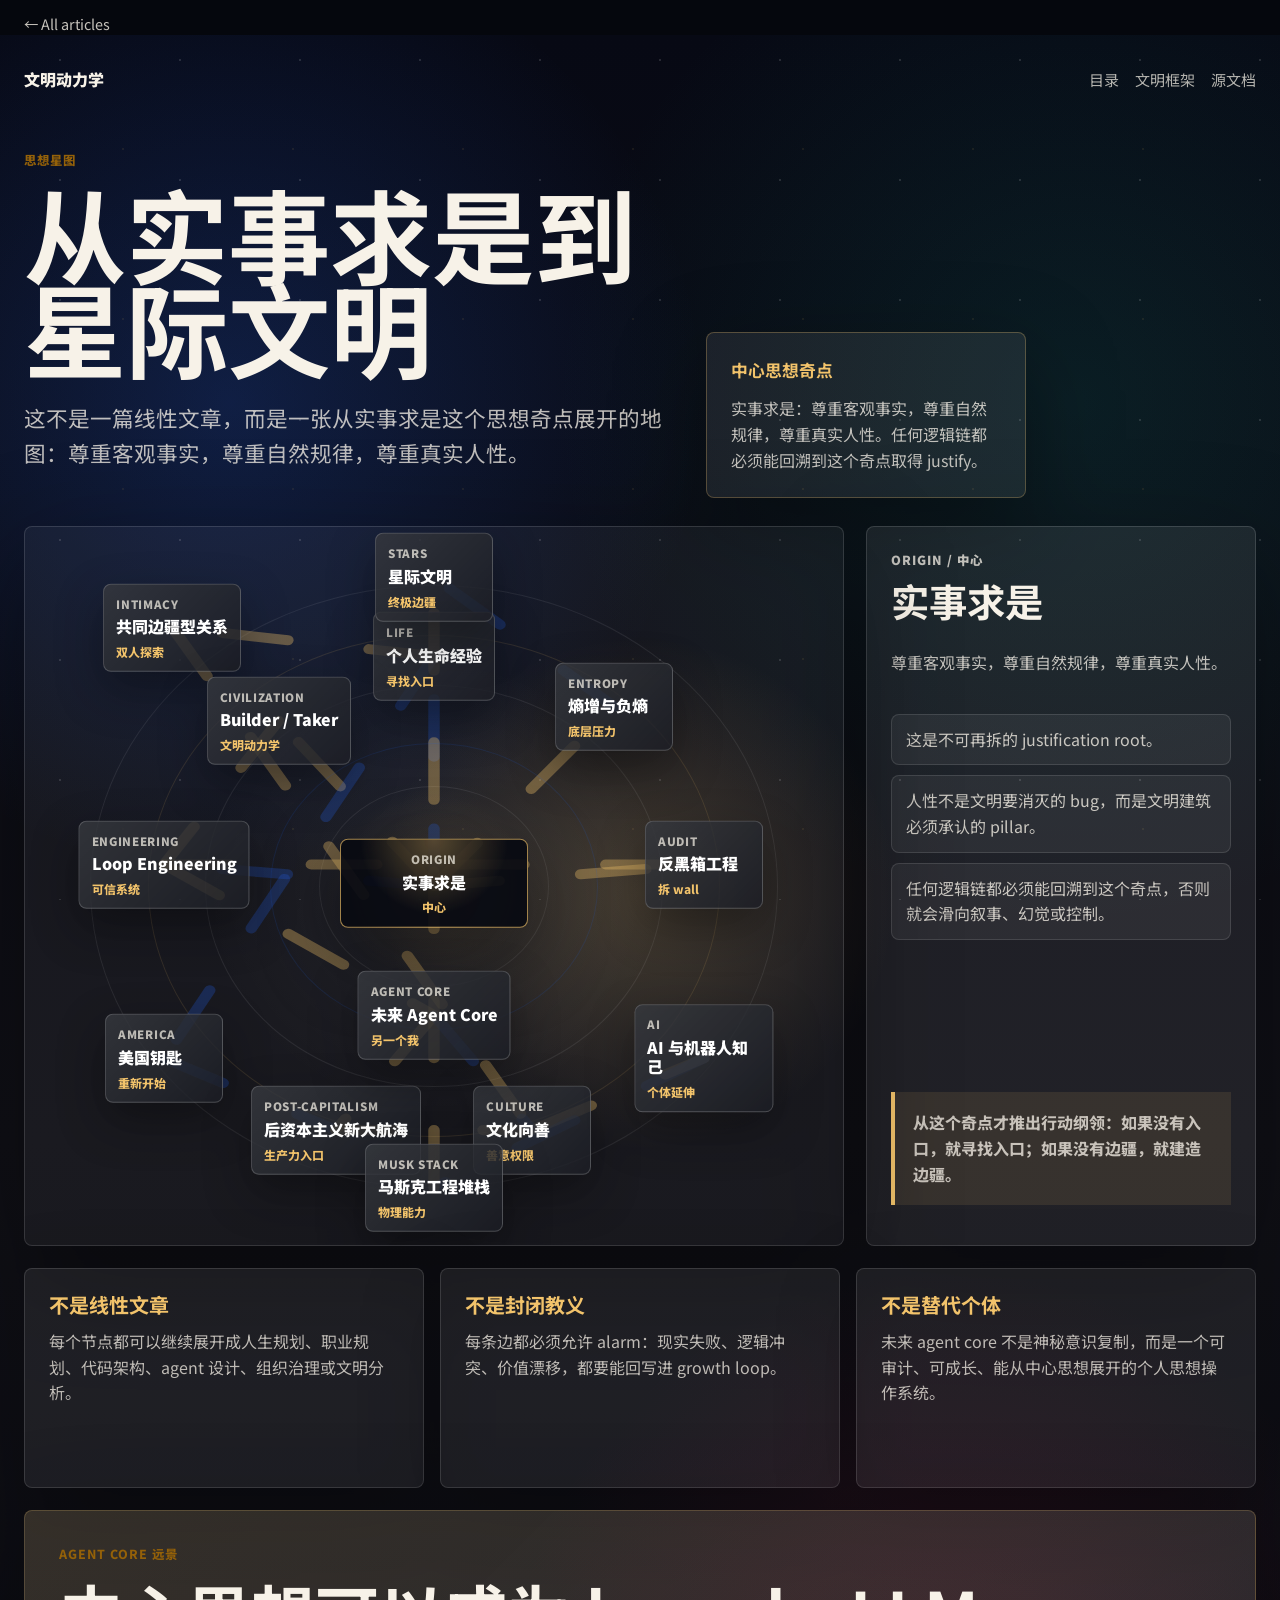
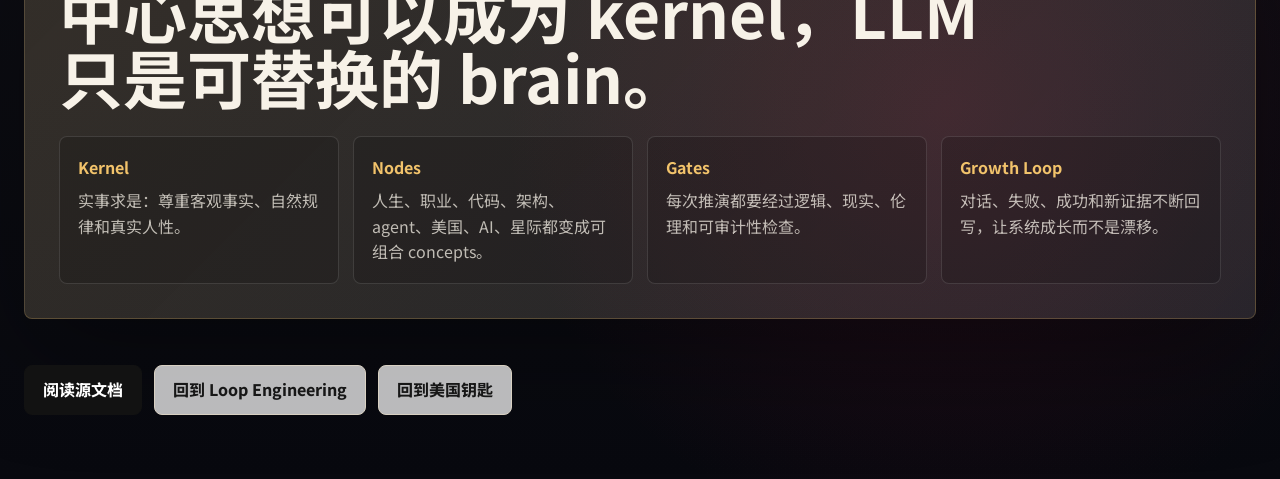
<file: thought-starmap/index.html>
<!doctype html>
<html lang="zh-CN">
  <head>
    <meta charset="utf-8">
    <meta name="viewport" content="width=device-width, initial-scale=1">
    <title>思想星图：从实事求是到星际文明</title>
    <meta name="description" content="一张从实事求是出发，展开个人生命经验、文明动力学、Loop Engineering、美国钥匙、后资本主义、AI 机器人与星际文明的思想星图。">
    <link rel="preconnect" href="https://fonts.googleapis.com">
    <link rel="preconnect" href="https://fonts.gstatic.com" crossorigin>
    <link href="https://fonts.googleapis.com/css2?family=Noto+Sans+SC:wght@400;500;700;900&display=swap" rel="stylesheet">
    <link rel="stylesheet" href="../styles.css">
    <style>
      body {
        background: #05070d;
        color: #f7f2e8;
      }

      .starmap-shell {
        min-height: 100vh;
        padding: 24px;
        background:
          radial-gradient(circle at 50% 42%, rgba(242, 195, 107, 0.2), transparent 19%),
          radial-gradient(circle at 18% 18%, rgba(37, 99, 235, 0.22), transparent 24%),
          radial-gradient(circle at 84% 18%, rgba(15, 118, 110, 0.18), transparent 26%),
          radial-gradient(circle at 74% 82%, rgba(159, 18, 57, 0.18), transparent 23%),
          linear-gradient(180deg, #070914, #101016 54%, #08090f);
        overflow: hidden;
      }

      .starmap-shell::before {
        content: "";
        position: fixed;
        inset: 0;
        pointer-events: none;
        background-image:
          radial-gradient(circle, rgba(255, 255, 255, 0.72) 0 1px, transparent 1.5px),
          radial-gradient(circle, rgba(242, 195, 107, 0.46) 0 1px, transparent 1.5px);
        background-position: 0 0, 38px 64px;
        background-size: 120px 120px, 170px 170px;
        opacity: 0.18;
      }

      .starmap-topbar {
        position: relative;
        z-index: 5;
        max-width: 1320px;
        margin: 0 auto;
        display: flex;
        align-items: center;
        justify-content: space-between;
        gap: 24px;
        padding: 8px 0 30px;
      }

      .starmap-topbar a {
        color: inherit;
        text-decoration: none;
      }

      .starmap-brand {
        font-weight: 900;
      }

      .starmap-nav {
        display: flex;
        flex-wrap: wrap;
        gap: 16px;
        color: rgba(247, 242, 232, 0.72);
        font-size: 0.94rem;
      }

      .starmap-hero {
        position: relative;
        z-index: 2;
        max-width: 1320px;
        margin: 0 auto;
        display: grid;
        grid-template-columns: minmax(0, 0.74fr) minmax(320px, 0.26fr);
        gap: 28px;
        align-items: stretch;
      }

      .starmap-intro {
        min-height: 210px;
        display: flex;
        flex-direction: column;
        justify-content: end;
        padding: 28px 0;
      }

      .starmap-intro h1 {
        max-width: 960px;
        font-size: clamp(3rem, 8vw, 7.5rem);
        line-height: 0.92;
      }

      .starmap-intro .lede {
        max-width: 900px;
        color: rgba(247, 242, 232, 0.76);
      }

      .kernel-card {
        align-self: end;
        padding: 24px;
        border: 1px solid rgba(242, 195, 107, 0.28);
        border-radius: 8px;
        background: rgba(255, 255, 255, 0.075);
        box-shadow: 0 28px 90px rgba(0, 0, 0, 0.34);
      }

      .kernel-card p {
        margin: 0;
        color: rgba(247, 242, 232, 0.76);
      }

      .kernel-card strong {
        display: block;
        margin-bottom: 12px;
        color: #f2c36b;
        font-size: 1.05rem;
      }

      .starmap-grid {
        position: relative;
        z-index: 2;
        max-width: 1320px;
        margin: 28px auto 0;
        display: grid;
        grid-template-columns: minmax(0, 1fr) minmax(320px, 390px);
        gap: 22px;
        align-items: stretch;
      }

      .starmap-canvas {
        position: relative;
        min-height: 720px;
        border: 1px solid rgba(255, 255, 255, 0.13);
        border-radius: 8px;
        background:
          radial-gradient(circle at 50% 50%, rgba(242, 195, 107, 0.12), transparent 18%),
          radial-gradient(circle at 50% 50%, rgba(255, 255, 255, 0.055), transparent 42%),
          rgba(255, 255, 255, 0.045);
        box-shadow: 0 34px 110px rgba(0, 0, 0, 0.42);
        overflow: hidden;
      }

      .starmap-canvas::before,
      .starmap-canvas::after {
        content: "";
        position: absolute;
        border: 1px solid rgba(242, 195, 107, 0.12);
        border-radius: 50%;
        pointer-events: none;
      }

      .starmap-canvas::before {
        inset: 15%;
      }

      .starmap-canvas::after {
        inset: 30%;
        border-color: rgba(37, 99, 235, 0.13);
      }

      .orbit-ring {
        position: absolute;
        inset: var(--inset);
        border: 1px solid rgba(255, 255, 255, 0.08);
        border-radius: 50%;
        pointer-events: none;
      }

      .starmap-edges {
        position: absolute;
        inset: 0;
        width: 100%;
        height: 100%;
        pointer-events: none;
      }

      .starmap-edges line {
        stroke: rgba(242, 195, 107, 0.36);
        stroke-width: 1.4;
        stroke-linecap: round;
        stroke-dasharray: 8 10;
        animation: edge-flow 7s linear infinite;
      }

      .starmap-edges line.secondary {
        stroke: rgba(37, 99, 235, 0.26);
      }

      .thought-node {
        position: absolute;
        left: calc(var(--x) * 1%);
        top: calc(var(--y) * 1%);
        z-index: 2;
        min-width: 118px;
        max-width: 178px;
        min-height: 54px;
        padding: 10px 12px;
        border: 1px solid rgba(255, 255, 255, 0.18);
        border-radius: 8px;
        background:
          linear-gradient(135deg, rgba(255, 255, 255, 0.16), rgba(255, 255, 255, 0.07)),
          rgba(8, 10, 18, 0.82);
        color: #fff;
        box-shadow: 0 18px 46px rgba(0, 0, 0, 0.36);
        cursor: pointer;
        font: inherit;
        text-align: left;
        transform: translate(-50%, -50%);
        transition: transform 180ms ease, box-shadow 180ms ease, border-color 180ms ease, background 180ms ease;
      }

      .thought-node:hover,
      .thought-node.active {
        border-color: rgba(242, 195, 107, 0.62);
        background:
          linear-gradient(135deg, rgba(242, 195, 107, 0.22), rgba(255, 255, 255, 0.08)),
          rgba(8, 10, 18, 0.9);
        box-shadow: 0 26px 80px rgba(0, 0, 0, 0.48);
        transform: translate(-50%, -50%) translateY(-3px);
      }

      .thought-node[data-ring="0"] {
        min-width: 188px;
        min-height: 88px;
        border-color: rgba(242, 195, 107, 0.66);
        background:
          radial-gradient(circle at 50% 0%, rgba(242, 195, 107, 0.32), transparent 58%),
          rgba(8, 10, 18, 0.92);
        text-align: center;
      }

      .node-label {
        display: block;
        color: rgba(247, 242, 232, 0.72);
        font-size: 0.72rem;
        font-weight: 900;
        letter-spacing: 0.06em;
        text-transform: uppercase;
      }

      .node-title {
        display: block;
        margin-top: 4px;
        font-weight: 900;
        line-height: 1.18;
      }

      .node-tag {
        display: block;
        margin-top: 6px;
        color: #f2c36b;
        font-size: 0.75rem;
        font-weight: 800;
      }

      .starmap-panel {
        min-height: 720px;
        display: flex;
        flex-direction: column;
        padding: 24px;
        border: 1px solid rgba(255, 255, 255, 0.14);
        border-radius: 8px;
        background: rgba(255, 255, 255, 0.075);
        box-shadow: 0 34px 110px rgba(0, 0, 0, 0.36);
      }

      .panel-kicker {
        margin: 0 0 10px;
        color: #f2c36b;
        font-size: 0.78rem;
        font-weight: 900;
        letter-spacing: 0.08em;
        text-transform: uppercase;
      }

      .starmap-panel h2 {
        margin-bottom: 14px;
        font-size: clamp(1.7rem, 3vw, 2.8rem);
      }

      .starmap-panel p {
        color: rgba(247, 242, 232, 0.76);
      }

      .panel-list {
        display: grid;
        gap: 10px;
        margin: 22px 0;
        padding: 0;
        list-style: none;
      }

      .panel-list li {
        padding: 12px 14px;
        border: 1px solid rgba(255, 255, 255, 0.12);
        border-radius: 8px;
        background: rgba(255, 255, 255, 0.06);
        color: rgba(247, 242, 232, 0.78);
      }

      .panel-linkage {
        margin-top: auto;
        padding: 18px;
        border-left: 4px solid #f2c36b;
        background: rgba(242, 195, 107, 0.1);
        color: #fff;
        font-weight: 760;
      }

      .starmap-manifesto {
        position: relative;
        z-index: 2;
        max-width: 1320px;
        margin: 22px auto 0;
        display: grid;
        grid-template-columns: repeat(3, minmax(0, 1fr));
        gap: 16px;
      }

      .starmap-manifesto article {
        min-height: 220px;
        padding: 24px;
        border: 1px solid rgba(255, 255, 255, 0.13);
        border-radius: 8px;
        background: rgba(255, 255, 255, 0.07);
        box-shadow: 0 24px 80px rgba(0, 0, 0, 0.28);
      }

      .starmap-manifesto h3,
      .starmap-manifesto p {
        margin: 0;
      }

      .starmap-manifesto h3 {
        color: #f2c36b;
      }

      .starmap-manifesto p {
        margin-top: 12px;
        color: rgba(247, 242, 232, 0.74);
      }

      .agent-core {
        position: relative;
        z-index: 2;
        max-width: 1320px;
        margin: 22px auto 0;
        padding: 34px;
        border: 1px solid rgba(242, 195, 107, 0.22);
        border-radius: 8px;
        background:
          linear-gradient(135deg, rgba(242, 195, 107, 0.12), rgba(255, 255, 255, 0.055)),
          rgba(255, 255, 255, 0.06);
        box-shadow: 0 34px 110px rgba(0, 0, 0, 0.36);
      }

      .agent-core h2 {
        max-width: 960px;
      }

      .agent-core-grid {
        display: grid;
        grid-template-columns: repeat(4, minmax(0, 1fr));
        gap: 14px;
        margin-top: 26px;
      }

      .agent-core-grid div {
        min-height: 138px;
        padding: 18px;
        border: 1px solid rgba(255, 255, 255, 0.12);
        border-radius: 8px;
        background: rgba(0, 0, 0, 0.16);
      }

      .agent-core-grid strong {
        display: block;
        color: #f2c36b;
        margin-bottom: 8px;
      }

      .agent-core-grid p {
        margin: 0;
        color: rgba(247, 242, 232, 0.74);
      }

      .starmap-footer {
        position: relative;
        z-index: 2;
        max-width: 1320px;
        margin: 22px auto 0;
        padding: 24px 0 40px;
        display: flex;
        flex-wrap: wrap;
        gap: 12px;
      }

      @keyframes edge-flow {
        to {
          stroke-dashoffset: -180;
        }
      }

      @media (max-width: 980px) {
        .starmap-hero,
        .starmap-grid,
        .starmap-manifesto,
        .agent-core-grid {
          grid-template-columns: 1fr;
        }

        .starmap-canvas,
        .starmap-panel {
          min-height: auto;
        }

        .starmap-canvas {
          aspect-ratio: 1 / 1.08;
        }

        .thought-node {
          min-width: 96px;
          max-width: 126px;
          padding: 8px 9px;
          font-size: 0.82rem;
        }

        .thought-node[data-ring="0"] {
          min-width: 140px;
        }
      }

      @media (max-width: 620px) {
        .starmap-shell {
          padding: 20px;
        }

        .starmap-topbar {
          align-items: flex-start;
          flex-direction: column;
        }

        .starmap-canvas {
          min-height: 640px;
          aspect-ratio: auto;
        }

        .thought-node {
          min-width: 88px;
          max-width: 112px;
          font-size: 0.76rem;
        }

        .node-tag {
          display: none;
        }
      }
    </style>
  </head>
  <body>
    <p class="all-articles" style="margin:0;padding:12px 24px 0;font-size:0.9rem"><a href="../index.html" style="color:inherit;opacity:0.8;text-decoration:none">← All articles</a></p>
    <main class="starmap-shell">
      <nav class="starmap-topbar" aria-label="主导航">
        <a class="starmap-brand" href="../index.html">文明动力学</a>
        <div class="starmap-nav">
          <a href="../index.html#archive">目录</a>
          <a href="../builder-taker/">文明框架</a>
          <a href="../docs/thought-starmap.md">源文档</a>
        </div>
      </nav>

      <header class="starmap-hero">
        <section class="starmap-intro" aria-labelledby="starmap-title">
          <p class="eyebrow">思想星图</p>
          <h1 id="starmap-title">从实事求是到星际文明</h1>
          <p class="lede">
            这不是一篇线性文章，而是一张从实事求是这个思想奇点展开的地图：尊重客观事实，尊重自然规律，尊重真实人性。
          </p>
        </section>
        <aside class="kernel-card">
          <strong>中心思想奇点</strong>
          <p>实事求是：尊重客观事实，尊重自然规律，尊重真实人性。任何逻辑链都必须能回溯到这个奇点取得 justify。</p>
        </aside>
      </header>

      <section class="starmap-grid" aria-label="思想星图交互区">
        <div class="starmap-canvas" id="starmapCanvas">
          <div class="orbit-ring" style="--inset: 8%;"></div>
          <div class="orbit-ring" style="--inset: 22%;"></div>
          <div class="orbit-ring" style="--inset: 36%;"></div>
          <svg class="starmap-edges" id="starmapEdges" viewBox="0 0 100 100" preserveAspectRatio="none" aria-hidden="true"></svg>
        </div>

        <aside class="starmap-panel" id="detailPanel" aria-live="polite">
          <p class="panel-kicker" id="panelKicker">Origin</p>
          <h2 id="panelTitle">实事求是</h2>
          <p id="panelBody">尊重客观事实，尊重自然规律，尊重真实人性。</p>
          <ul class="panel-list" id="panelList"></ul>
          <p class="panel-linkage" id="panelLinkage">它不是理论装饰，而是所有分支必须回溯的 justification root。</p>
        </aside>
      </section>

      <section class="starmap-manifesto" aria-label="星图三条守则">
        <article>
          <h3>不是线性文章</h3>
          <p>每个节点都可以继续展开成人生规划、职业规划、代码架构、agent 设计、组织治理或文明分析。</p>
        </article>
        <article>
          <h3>不是封闭教义</h3>
          <p>每条边都必须允许 alarm：现实失败、逻辑冲突、价值漂移，都要能回写进 growth loop。</p>
        </article>
        <article>
          <h3>不是替代个体</h3>
          <p>未来 agent core 不是神秘意识复制，而是一个可审计、可成长、能从中心思想展开的个人思想操作系统。</p>
        </article>
      </section>

      <section class="agent-core" id="agent-core-vision">
        <p class="section-kicker">Agent Core 远景</p>
        <h2>中心思想可以成为 kernel，LLM 只是可替换的 brain。</h2>
        <div class="agent-core-grid">
          <div>
            <strong>Kernel</strong>
            <p>实事求是：尊重客观事实、自然规律和真实人性。</p>
          </div>
          <div>
            <strong>Nodes</strong>
            <p>人生、职业、代码、架构、agent、美国、AI、星际都变成可组合 concepts。</p>
          </div>
          <div>
            <strong>Gates</strong>
            <p>每次推演都要经过逻辑、现实、伦理和可审计性检查。</p>
          </div>
          <div>
            <strong>Growth Loop</strong>
            <p>对话、失败、成功和新证据不断回写，让系统成长而不是漂移。</p>
          </div>
        </div>
      </section>

      <footer class="starmap-footer">
        <a class="button primary" href="../docs/thought-starmap.md">阅读源文档</a>
        <a class="button" href="../builder-taker/#loop-engineering">回到 Loop Engineering</a>
        <a class="button" href="../builder-taker/#american-key">回到美国钥匙</a>
      </footer>
    </main>

    <script>
      const nodes = [
        {
          id: "origin",
          ring: 0,
          x: 50,
          y: 50,
          label: "Origin",
          title: "实事求是",
          tag: "中心",
          body: "尊重客观事实，尊重自然规律，尊重真实人性。",
          points: ["这是不可再拆的 justification root。", "人性不是文明要消灭的 bug，而是文明建筑必须承认的 pillar。", "任何逻辑链都必须能回溯到这个奇点，否则就会滑向叙事、幻觉或控制。"],
          linkage: "从这个奇点才推出行动纲领：如果没有入口，就寻找入口；如果没有边疆，就建造边疆。"
        },
        {
          id: "personal",
          ring: 1,
          x: 50,
          y: 18,
          label: "Life",
          title: "个人生命经验",
          tag: "寻找入口",
          body: "出国、留学、工作、跳槽，本质上不是出去看看，而是不断离开封闭系统，寻找更开放的 loop。",
          points: ["识别封闭系统。", "承担风险迁移。", "重新获得 Builder 入口。"],
          linkage: "个人经验是整套思想的证据源：你先在生命里感到封闭系统的死亡，再把它升级成文明模型。"
        },
        {
          id: "open-relationship",
          ring: 2,
          x: 18,
          y: 14,
          label: "Intimacy",
          title: "共同边疆型关系",
          tag: "双人探索",
          body: "真正开放的关系，不是彼此拥有更多外部关系选项，而是两个人在一起时，世界变得更大。",
          points: ["窒息的不是亲密本身，而是关系只剩一条预设出口。", "开放关系若只是分散时间和精力，也可能封闭共同探索。", "好的关系让双方保留自我，同时共同探索、创造、升级、面对未知。"],
          linkage: "它把开放系统原则带回亲密关系：关系不是生活脚本，而是两个人一起打开世界的 Builder loop。"
        },
        {
          id: "builder-taker",
          ring: 2,
          x: 31,
          y: 27,
          label: "Civilization",
          title: "Builder / Taker",
          tag: "文明动力学",
          body: "Builder 打开边疆并创造新增剩余；Taker 控制入口并把剩余转化为地租。",
          points: ["角色会漂移，不是固定族群。", "好 gate 创造协调价值。", "坏 wall 阻断反馈并抽租。"],
          linkage: "它把个人的封闭感，翻译成文明层面的入口控制问题。"
        },
        {
          id: "entropy",
          ring: 2,
          x: 72,
          y: 25,
          label: "Entropy",
          title: "熵增与负熵",
          tag: "底层压力",
          body: "熵增不可逆，但文明可以通过打开更大的开放系统，把死亡从结局改写成升级压力。",
          points: ["旧边界内，欲望与资源会互相撕裂。", "开放系统需要持续引入能源、信息、反馈和空间。", "Builder 的答案是打开新负熵来源。"],
          linkage: "它解释为什么文明不能只管理存量，而必须不断开辟。"
        },
        {
          id: "loop-engineering",
          ring: 3,
          x: 17,
          y: 47,
          label: "Engineering",
          title: "Loop Engineering",
          tag: "可信系统",
          body: "可信系统不靠相信大脑，而靠 reader、gate、contract、ledger、alarm 和 growth loop。",
          points: ["纪律不是 gate。", "输出要在消费处验证。", "错误必须能早响并回写。"],
          linkage: "它把反黑箱从政治情绪，变成可实施的工程方法。"
        },
        {
          id: "anti-blackbox",
          ring: 3,
          x: 83,
          y: 47,
          label: "Audit",
          title: "反黑箱工程",
          tag: "拆 wall",
          body: "把不可审计的 wall 重新工程化为可验证 contract、可追溯 ledger、会触发 alarm、能吸收经验的 growth loop。",
          points: ["大黑箱拆成小模块。", "流程可复核，责任可追踪。", "不要求盲信，只要求可审计。"],
          linkage: "它是美国、平台、选举、AI、组织和 agent core 都必须遵守的共同规则。"
        },
        {
          id: "american-key",
          ring: 4,
          x: 17,
          y: 74,
          label: "America",
          title: "美国钥匙",
          tag: "重新开始",
          body: "美国之所以重要，不是因为它古老，而是因为它长期允许旧世界里没有入口的人重新成为 Builder。",
          points: ["移民、边疆、自治、风险资本。", "失败后重新开始。", "个人用能力挑战身份秩序。"],
          linkage: "它是个人生命经验与文明模型之间最现实的桥。"
        },
        {
          id: "post-capitalism",
          ring: 4,
          x: 38,
          y: 84,
          label: "Post-Capitalism",
          title: "后资本主义新大航海",
          tag: "生产力入口",
          body: "不是结果均等，不是大锅饭，而是让算力、数据、算法、AI 工具、机器人、能源和轨道入口极度便宜、开放、可获得。",
          points: ["共产的不是旧生产资料，而是新生产力入口。", "机会趋向均等，结果仍然多样。", "竞争从生存争夺升级为探索创造。"],
          linkage: "它把旧政治词汇从框架中剥离出来，保留真正有生命力的未来方向。"
        },
        {
          id: "benevolent-culture",
          ring: 4,
          x: 62,
          y: 84,
          label: "Culture",
          title: "文化向善",
          tag: "善意权限",
          body: "数据共享本身不是善。只有物质丰裕、权限可审计、文化向善，机器人理解你才会成为知己，而不是操控工具。",
          points: ["个体保留自我。", "共享必须可授权、可撤回、可追责。", "善意 loop 优先于控制 wall。"],
          linkage: "它给 AI 与机器人时代补上价值和权限边界。"
        },
        {
          id: "ai-robots",
          ring: 4,
          x: 83,
          y: 74,
          label: "AI",
          title: "AI 与机器人知己",
          tag: "个体延伸",
          body: "机器人不只是工具，也可能成为个体的镜像、伙伴和思想延伸。",
          points: ["理解隐私背后的驱动逻辑。", "帮助人成长而不是管理人。", "把生存劳动转化为探索能力。"],
          linkage: "它连接个人自我、数据共享、文化向善和后资本主义生产力。"
        },
        {
          id: "spacex-tesla",
          ring: 5,
          x: 50,
          y: 92,
          label: "Musk Stack",
          title: "马斯克工程堆栈",
          tag: "物理能力",
          body: "SpaceX 打开轨道入口，Tesla 连接能源、机器、AI 和真实世界数据。它们像一套把资本压回物理能力的 Builder 系统。",
          points: ["文明价值不等于当前估值。", "真正 gate 是成本曲线是否持续下降。", "新入口必须继续开放，而不是变成新地租。"],
          linkage: "它是星际文明路径的现实样本，也是 Builder 变 Taker 的压力测试。"
        },
        {
          id: "star-civilization",
          ring: 5,
          x: 50,
          y: 7,
          label: "Stars",
          title: "星际文明",
          tag: "终极边疆",
          body: "如果地球系统封闭，就打开轨道；如果轨道仍然不够，就打开火星；如果太阳系仍然不够，就打开恒星际边疆。",
          points: ["Star Trek 路线不是技术炫耀。", "人类从生存竞争转向探索竞争。", "欲望从占有资源升维为理解宇宙。"],
          linkage: "它是对熵增悲观的 Builder 式回答：不否认死亡，而是扩大生命的开放系统。"
        },
        {
          id: "agent-core",
          ring: 3,
          x: 50,
          y: 68,
          label: "Agent Core",
          title: "未来 Agent Core",
          tag: "另一个我",
          body: "中心思想成为 kernel，节点成为 concepts / skills / loops，LLM 只是可替换的 brain。",
          points: ["对话和行动进入 ledger。", "逻辑矛盾和现实失败触发 alarm。", "growth loop 把经验吸收回星图。"],
          linkage: "它不是神秘意识复制，而是一个可审计、可成长、能从中心思想展开的个人思想操作系统。"
        }
      ];

      const edges = [
        ["origin", "personal"],
        ["origin", "builder-taker"],
        ["origin", "entropy"],
        ["origin", "loop-engineering"],
        ["origin", "anti-blackbox"],
        ["personal", "open-relationship"],
        ["personal", "american-key"],
        ["open-relationship", "benevolent-culture"],
        ["builder-taker", "loop-engineering"],
        ["entropy", "star-civilization"],
        ["loop-engineering", "anti-blackbox"],
        ["loop-engineering", "agent-core"],
        ["american-key", "post-capitalism"],
        ["post-capitalism", "benevolent-culture"],
        ["benevolent-culture", "ai-robots"],
        ["ai-robots", "spacex-tesla"],
        ["spacex-tesla", "star-civilization"],
        ["agent-core", "post-capitalism"],
        ["agent-core", "benevolent-culture"]
      ];

      const canvas = document.getElementById("starmapCanvas");
      const edgeLayer = document.getElementById("starmapEdges");
      const panelKicker = document.getElementById("panelKicker");
      const panelTitle = document.getElementById("panelTitle");
      const panelBody = document.getElementById("panelBody");
      const panelList = document.getElementById("panelList");
      const panelLinkage = document.getElementById("panelLinkage");

      function drawEdges() {
        edgeLayer.innerHTML = "";
        edges.forEach(([fromId, toId], index) => {
          const from = nodes.find((node) => node.id === fromId);
          const to = nodes.find((node) => node.id === toId);
          const line = document.createElementNS("http://www.w3.org/2000/svg", "line");
          line.setAttribute("x1", from.x);
          line.setAttribute("y1", from.y);
          line.setAttribute("x2", to.x);
          line.setAttribute("y2", to.y);
          if (index % 3 === 0) line.classList.add("secondary");
          edgeLayer.appendChild(line);
        });
      }

      function renderNodes() {
        nodes.forEach((node) => {
          const button = document.createElement("button");
          button.className = "thought-node";
          button.id = node.id;
          button.dataset.id = node.id;
          button.dataset.ring = node.ring;
          button.style.setProperty("--x", node.x);
          button.style.setProperty("--y", node.y);
          button.innerHTML = `<span class="node-label">${node.label}</span><span class="node-title">${node.title}</span><span class="node-tag">${node.tag}</span>`;
          button.addEventListener("click", () => selectNode(node.id, true));
          canvas.appendChild(button);
        });
      }

      function selectNode(id, updateHash = false) {
        const node = nodes.find((item) => item.id === id) || nodes[0];
        document.querySelectorAll(".thought-node").forEach((button) => {
          button.classList.toggle("active", button.dataset.id === node.id);
        });
        panelKicker.textContent = `${node.label} / ${node.tag}`;
        panelTitle.textContent = node.title;
        panelBody.textContent = node.body;
        panelList.innerHTML = node.points.map((point) => `<li>${point}</li>`).join("");
        panelLinkage.textContent = node.linkage;
        if (updateHash) history.replaceState(null, "", `#${node.id}`);
      }

      drawEdges();
      renderNodes();
      selectNode(location.hash ? location.hash.slice(1) : "origin");

      window.addEventListener("hashchange", () => {
        selectNode(location.hash ? location.hash.slice(1) : "origin");
      });
    </script>
  </body>
</html>
</file>
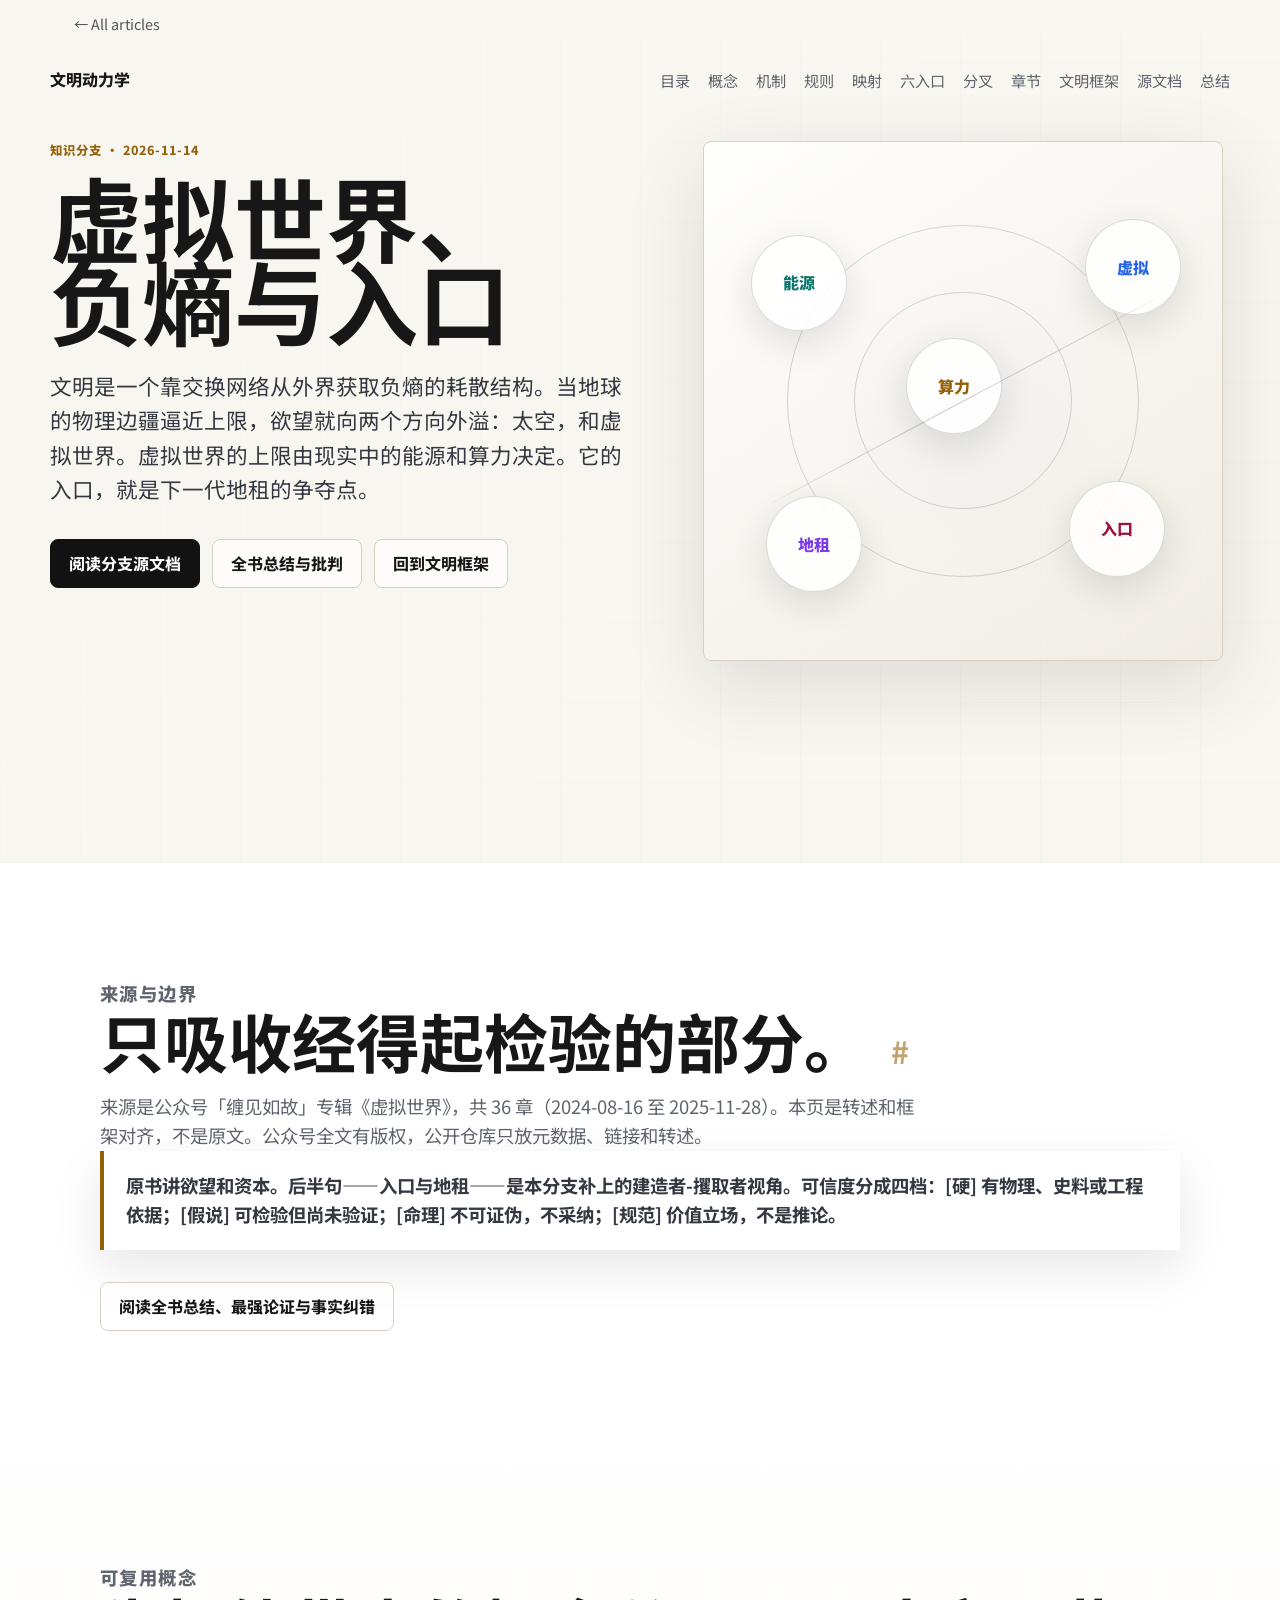
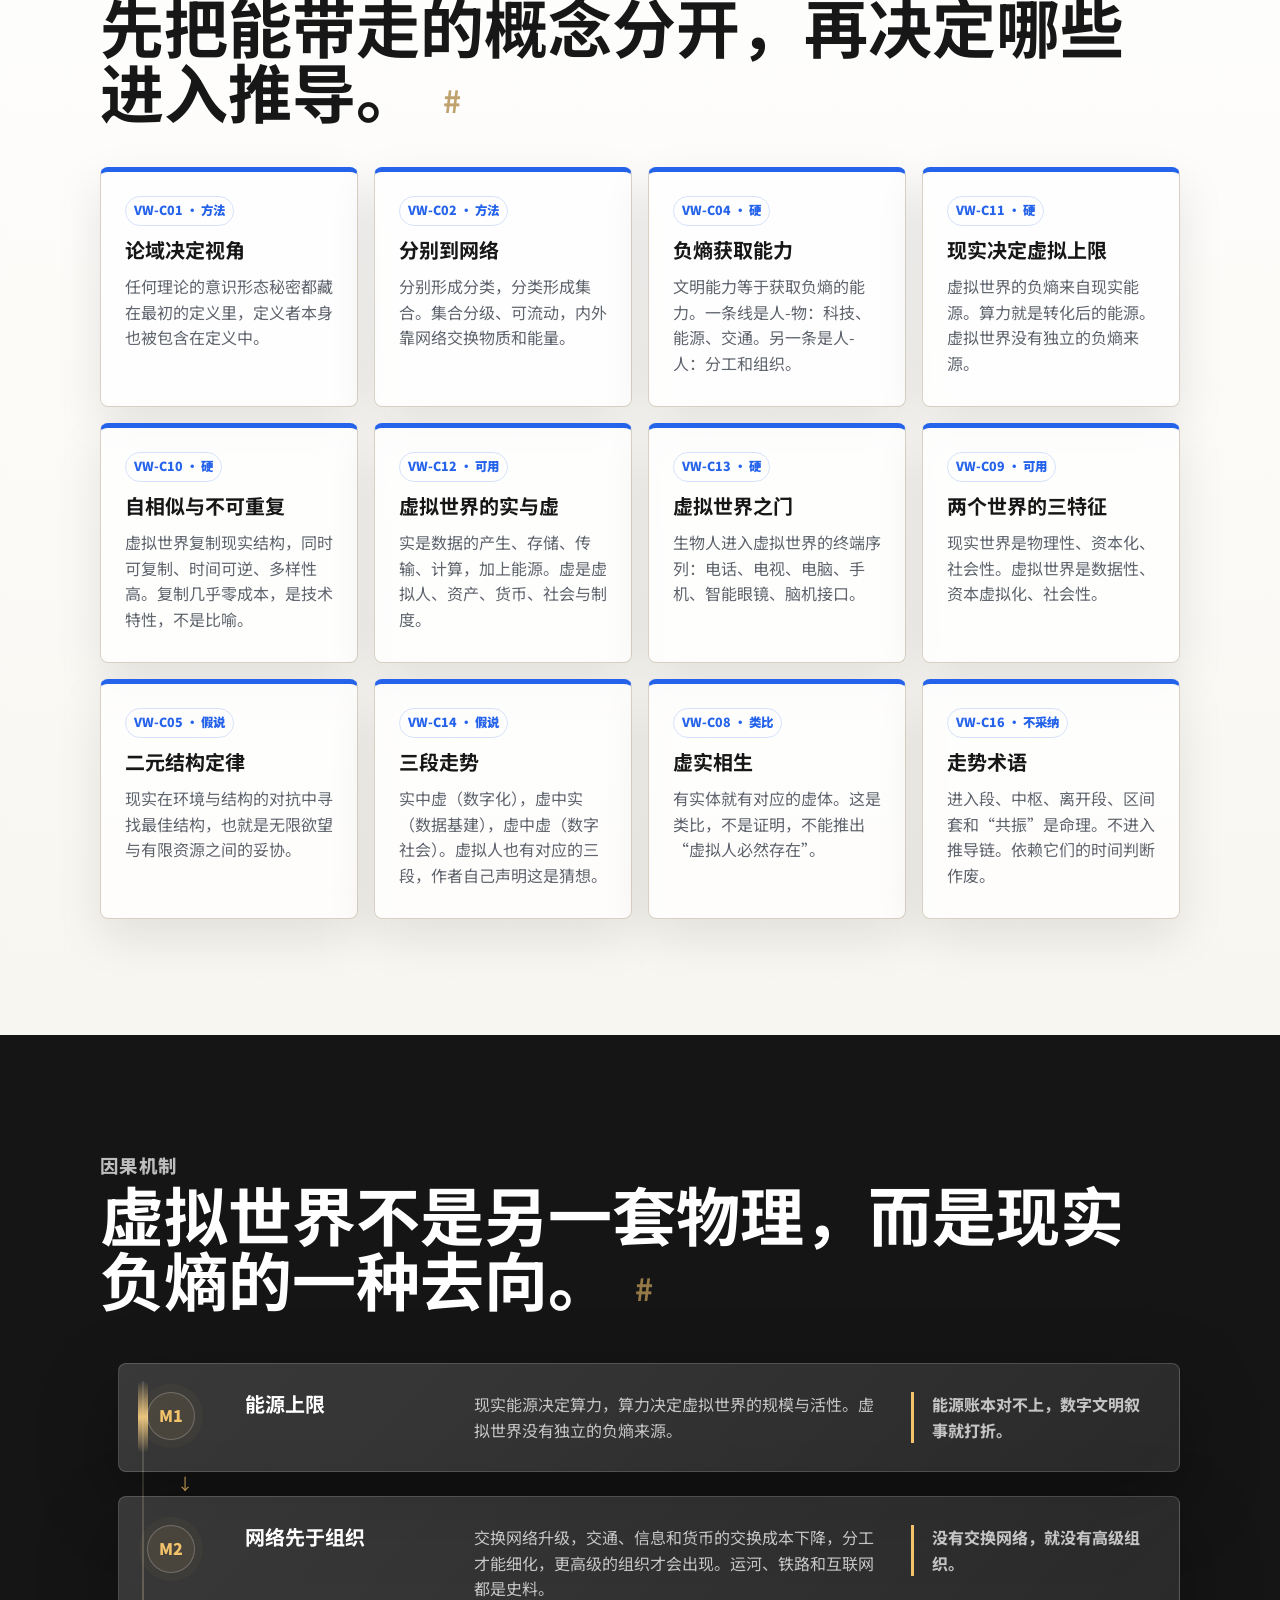
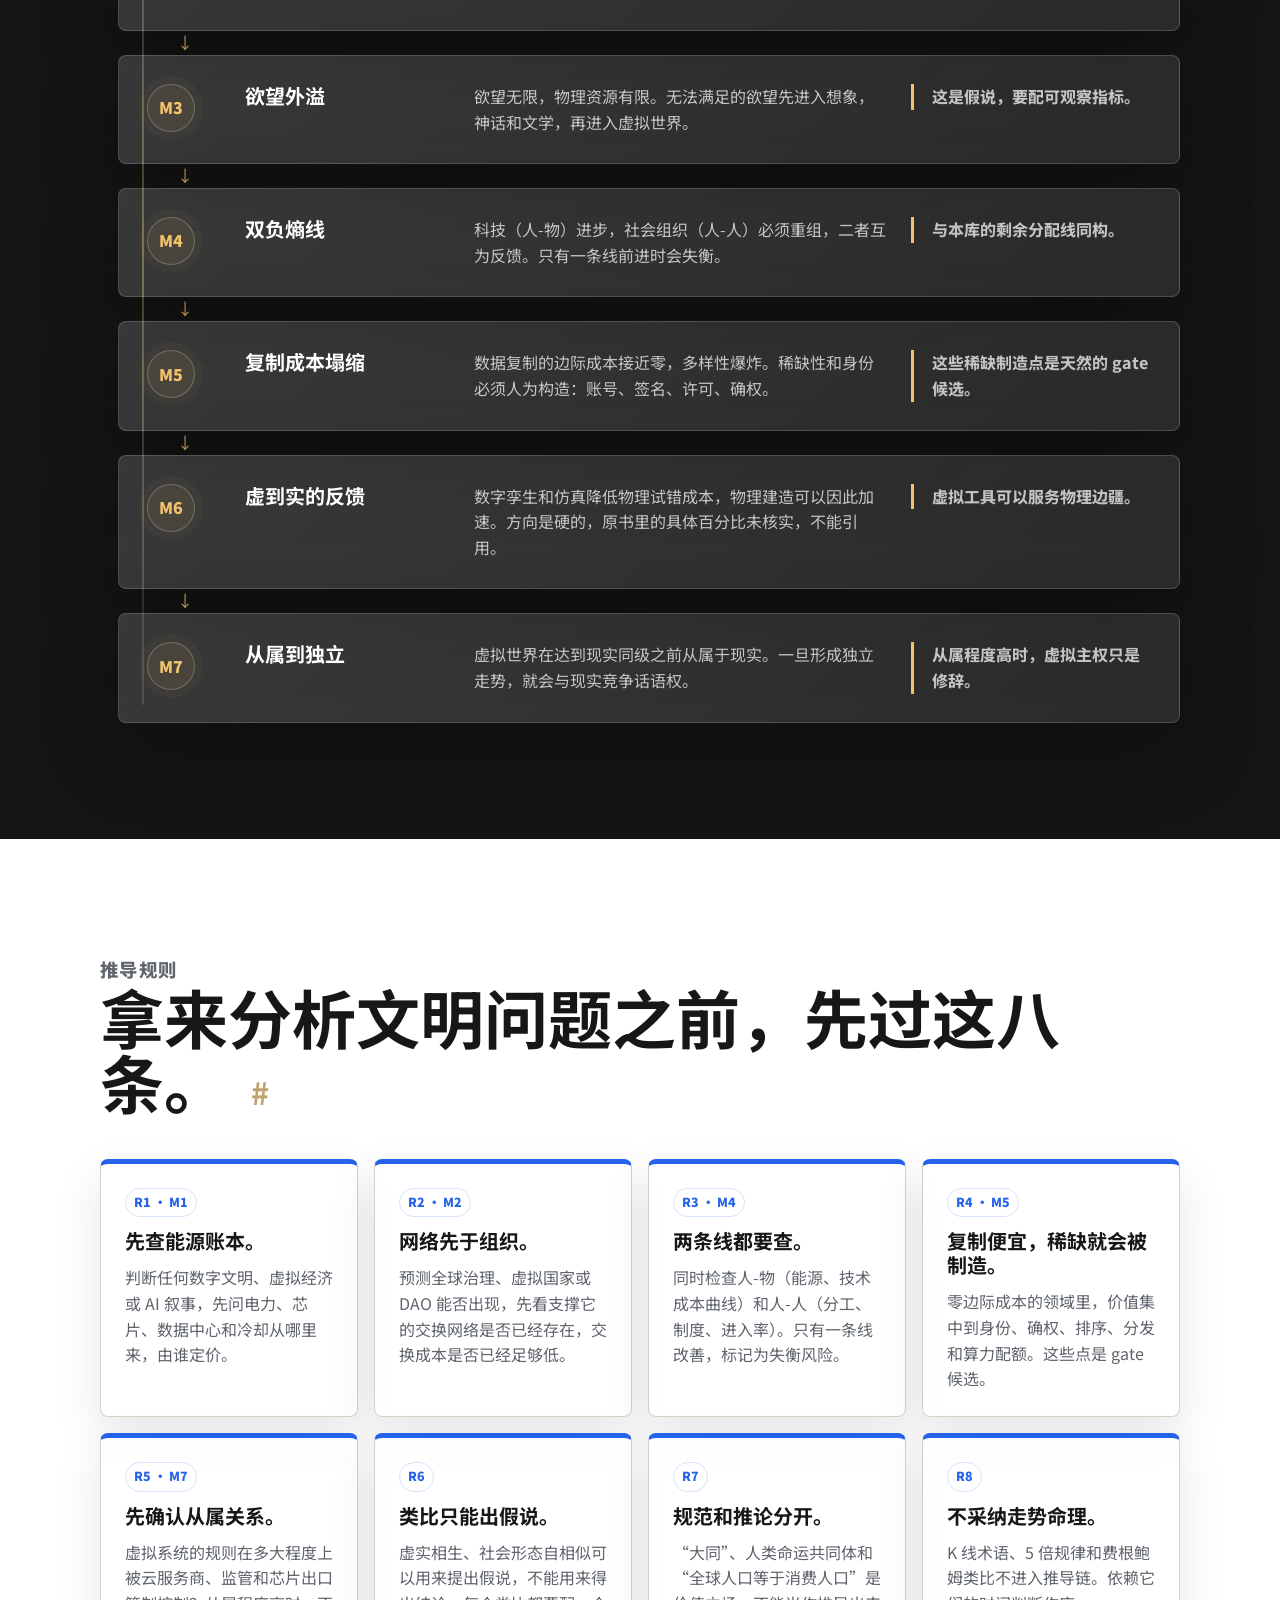
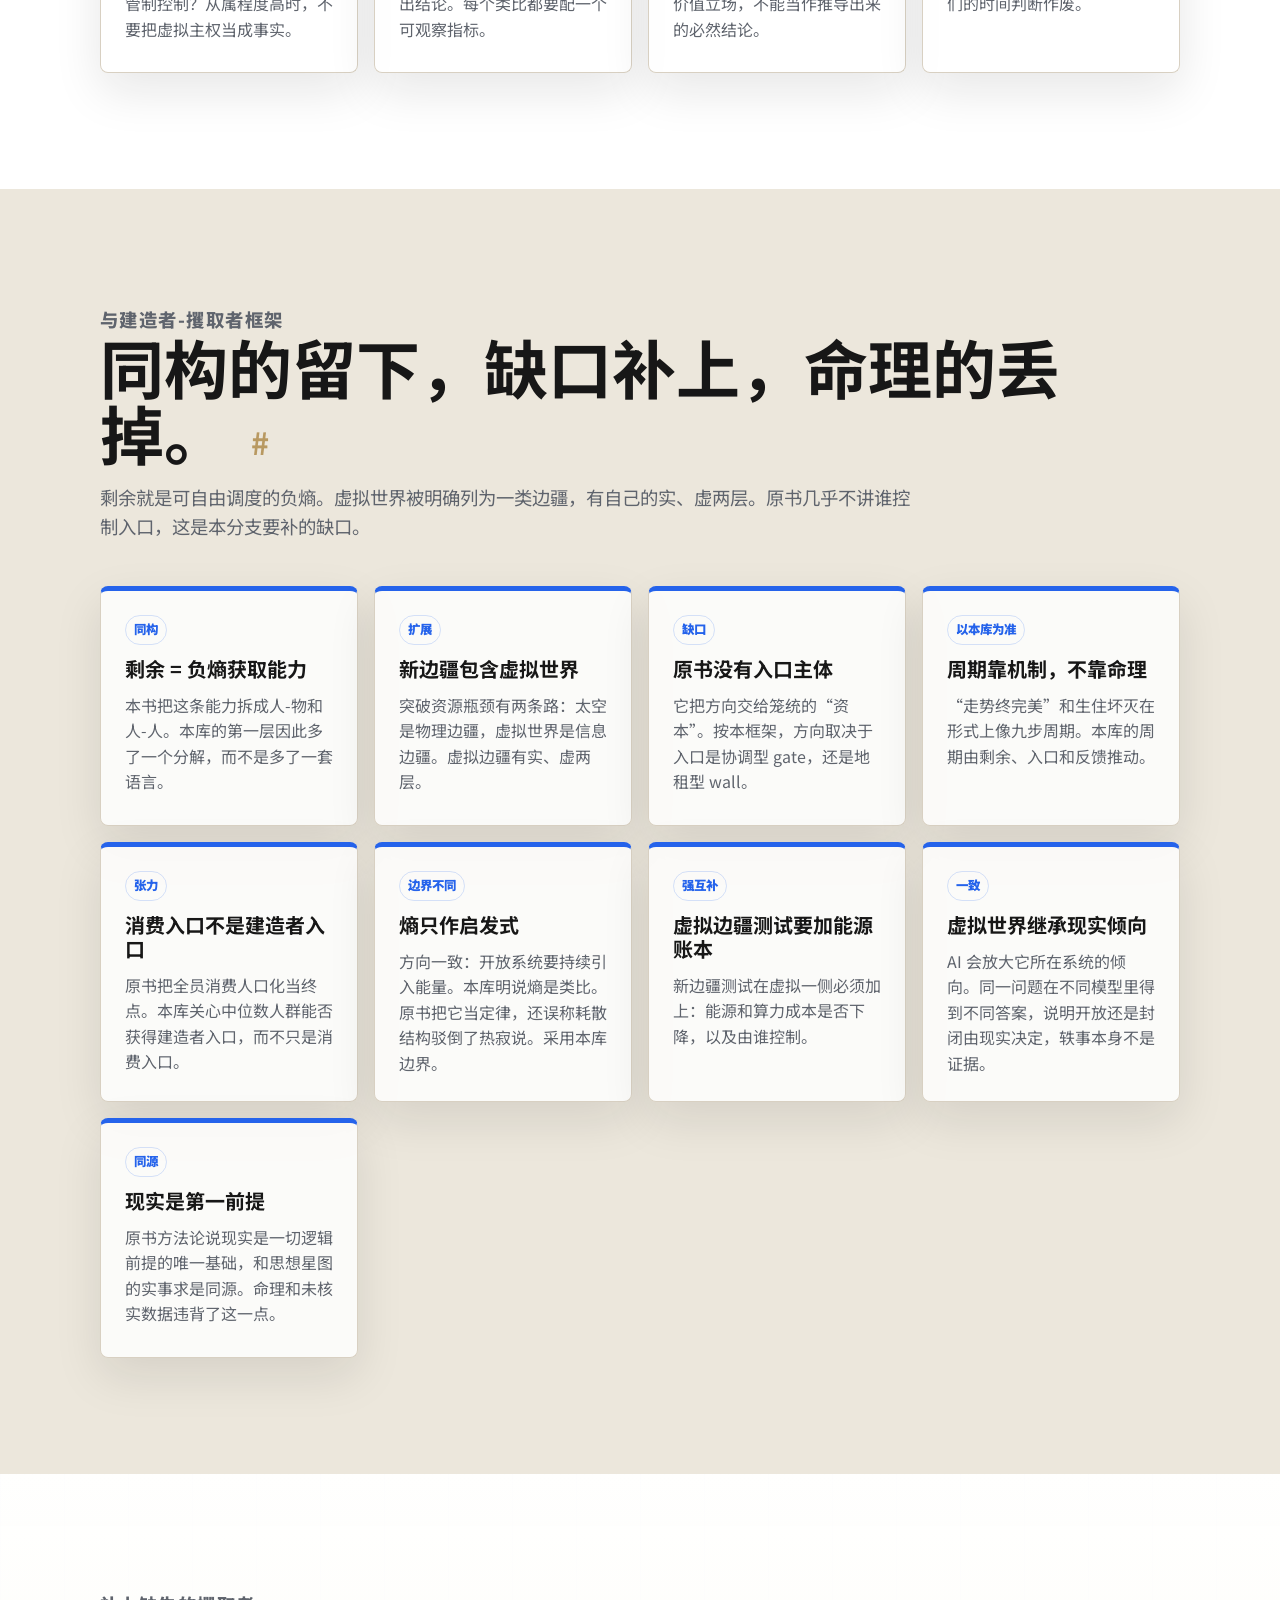
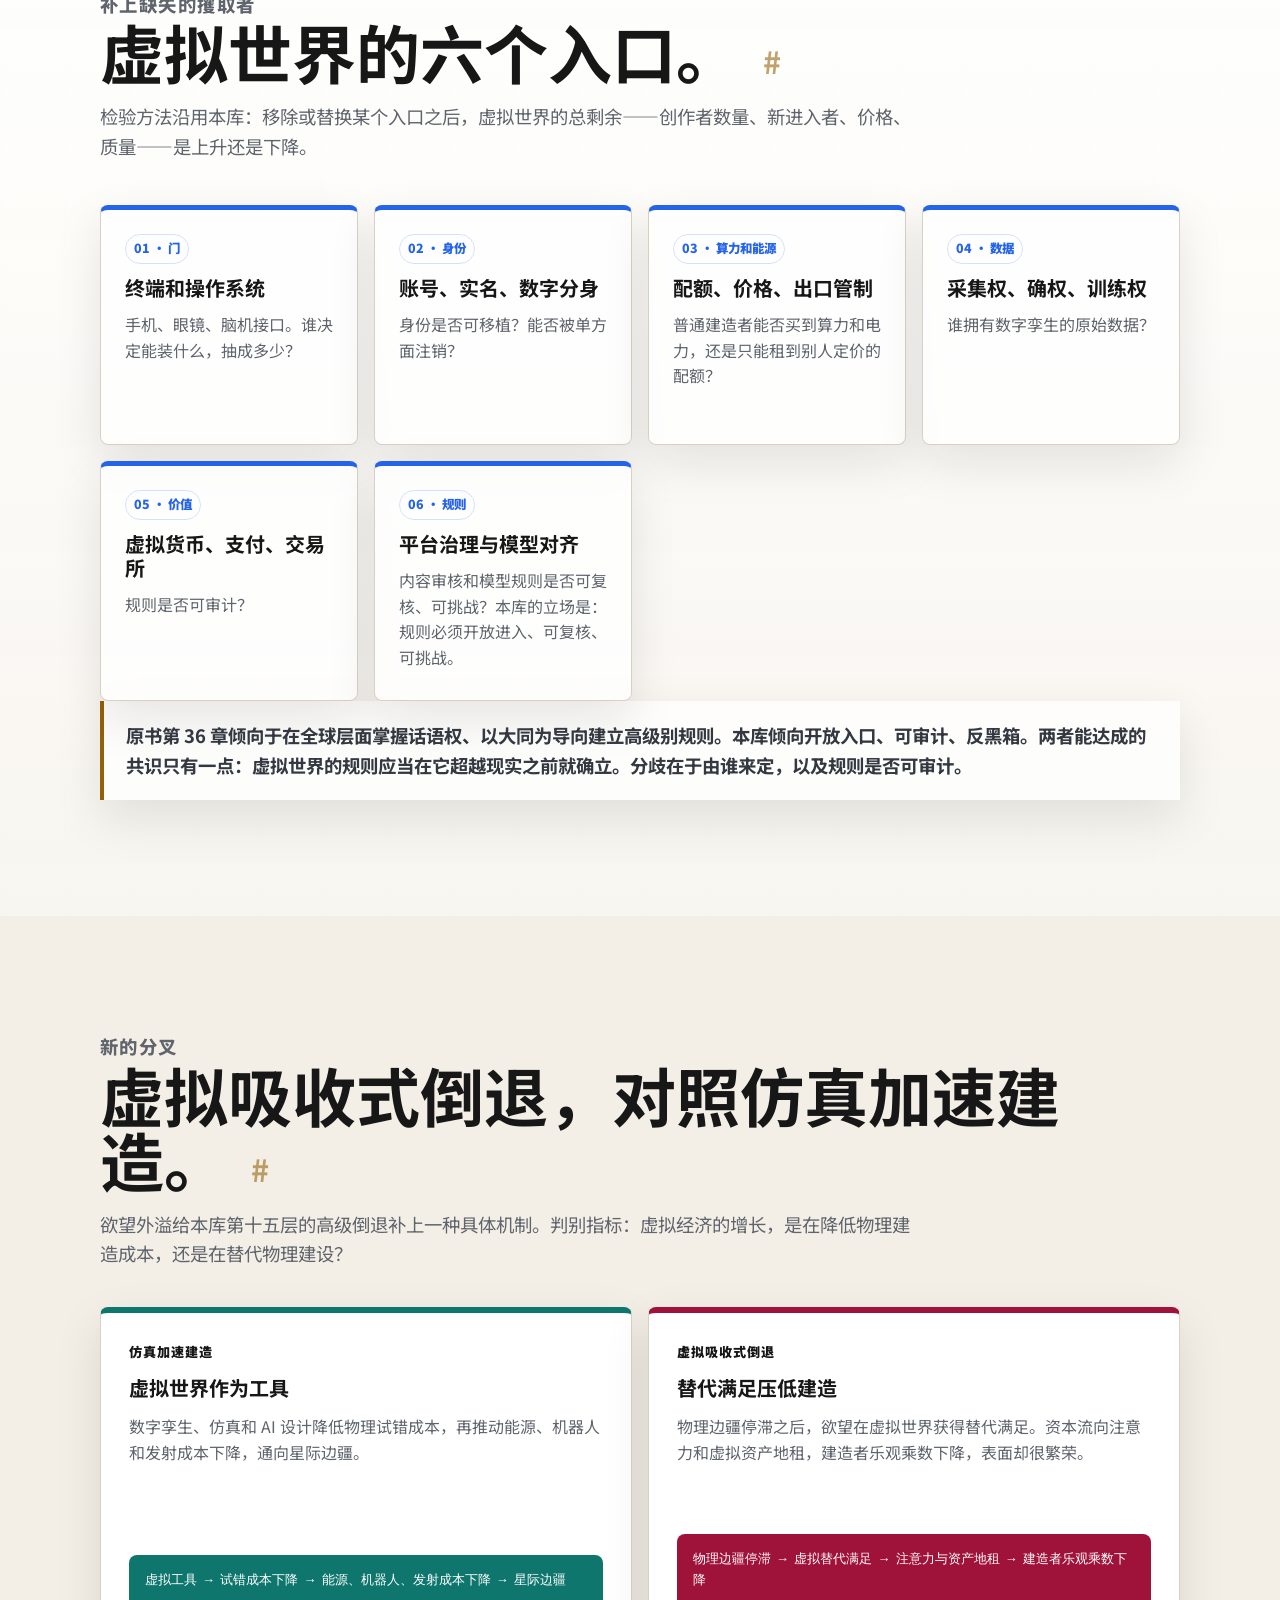
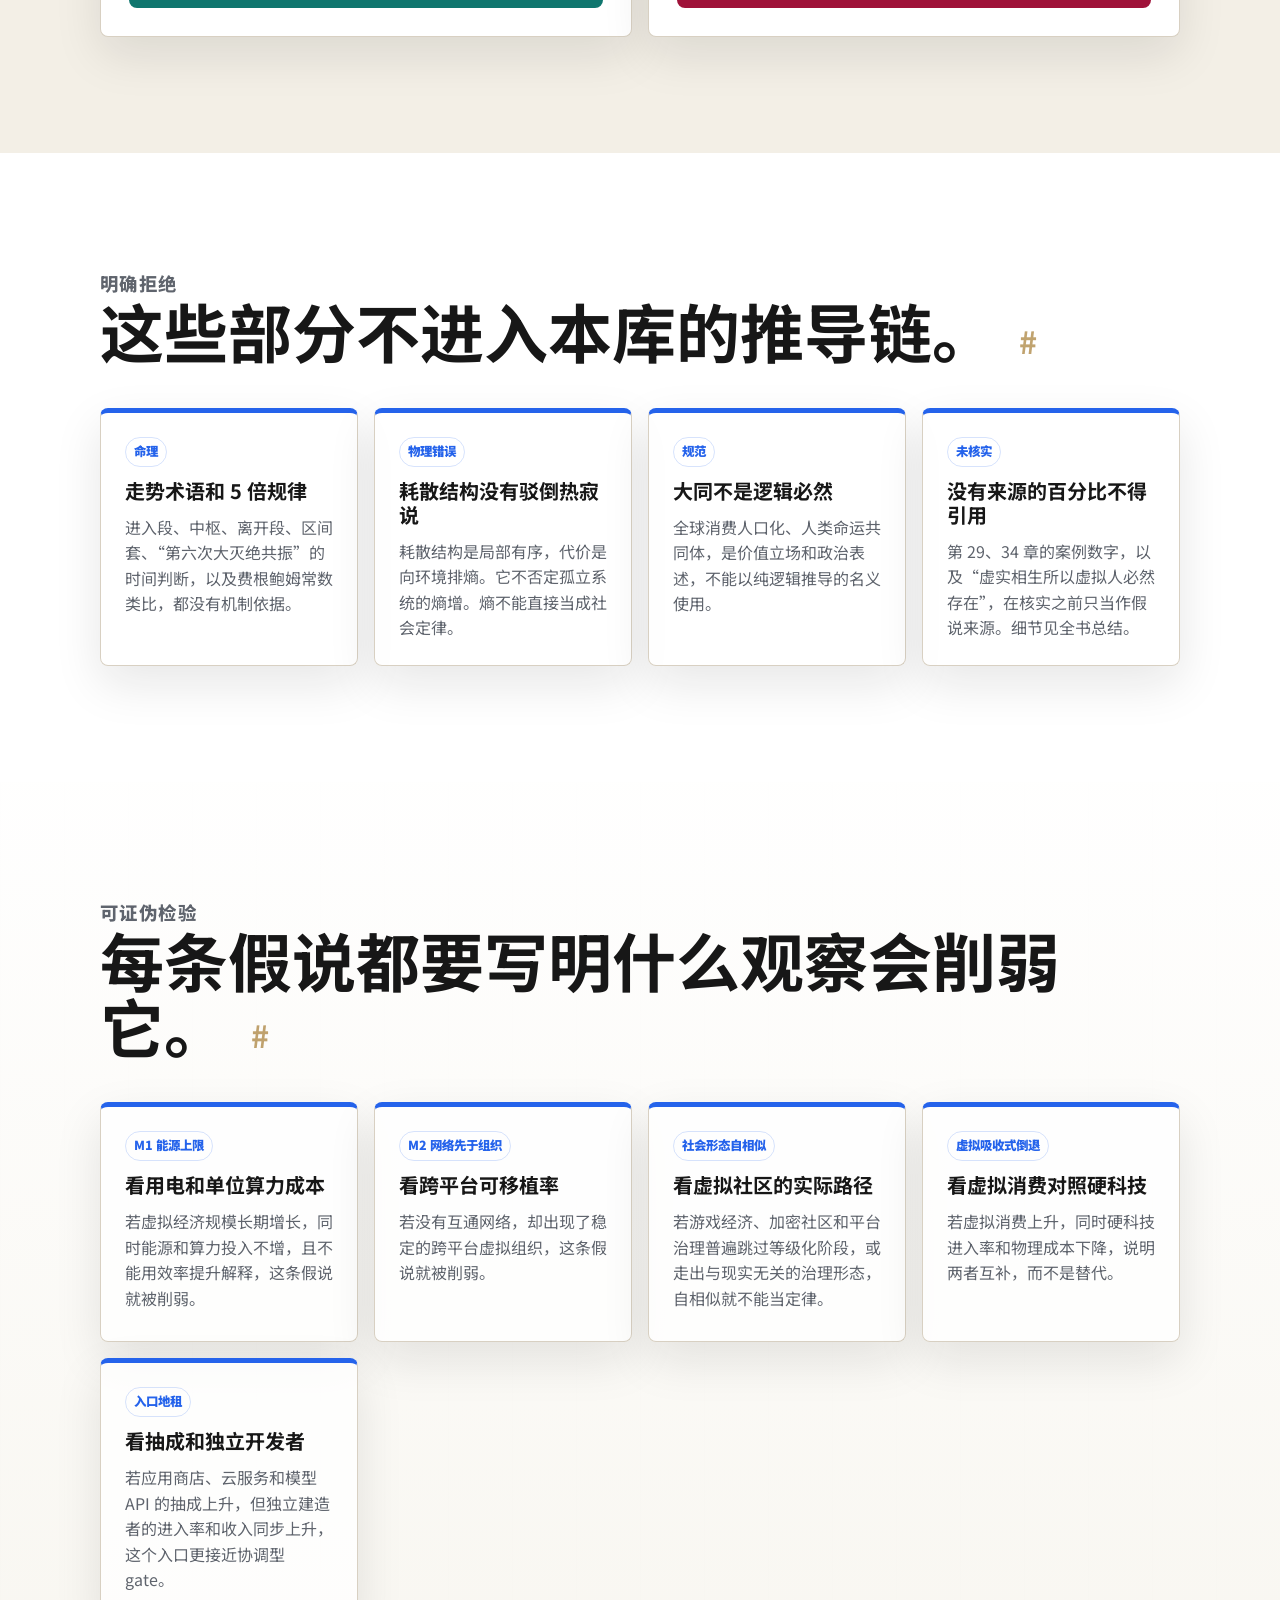
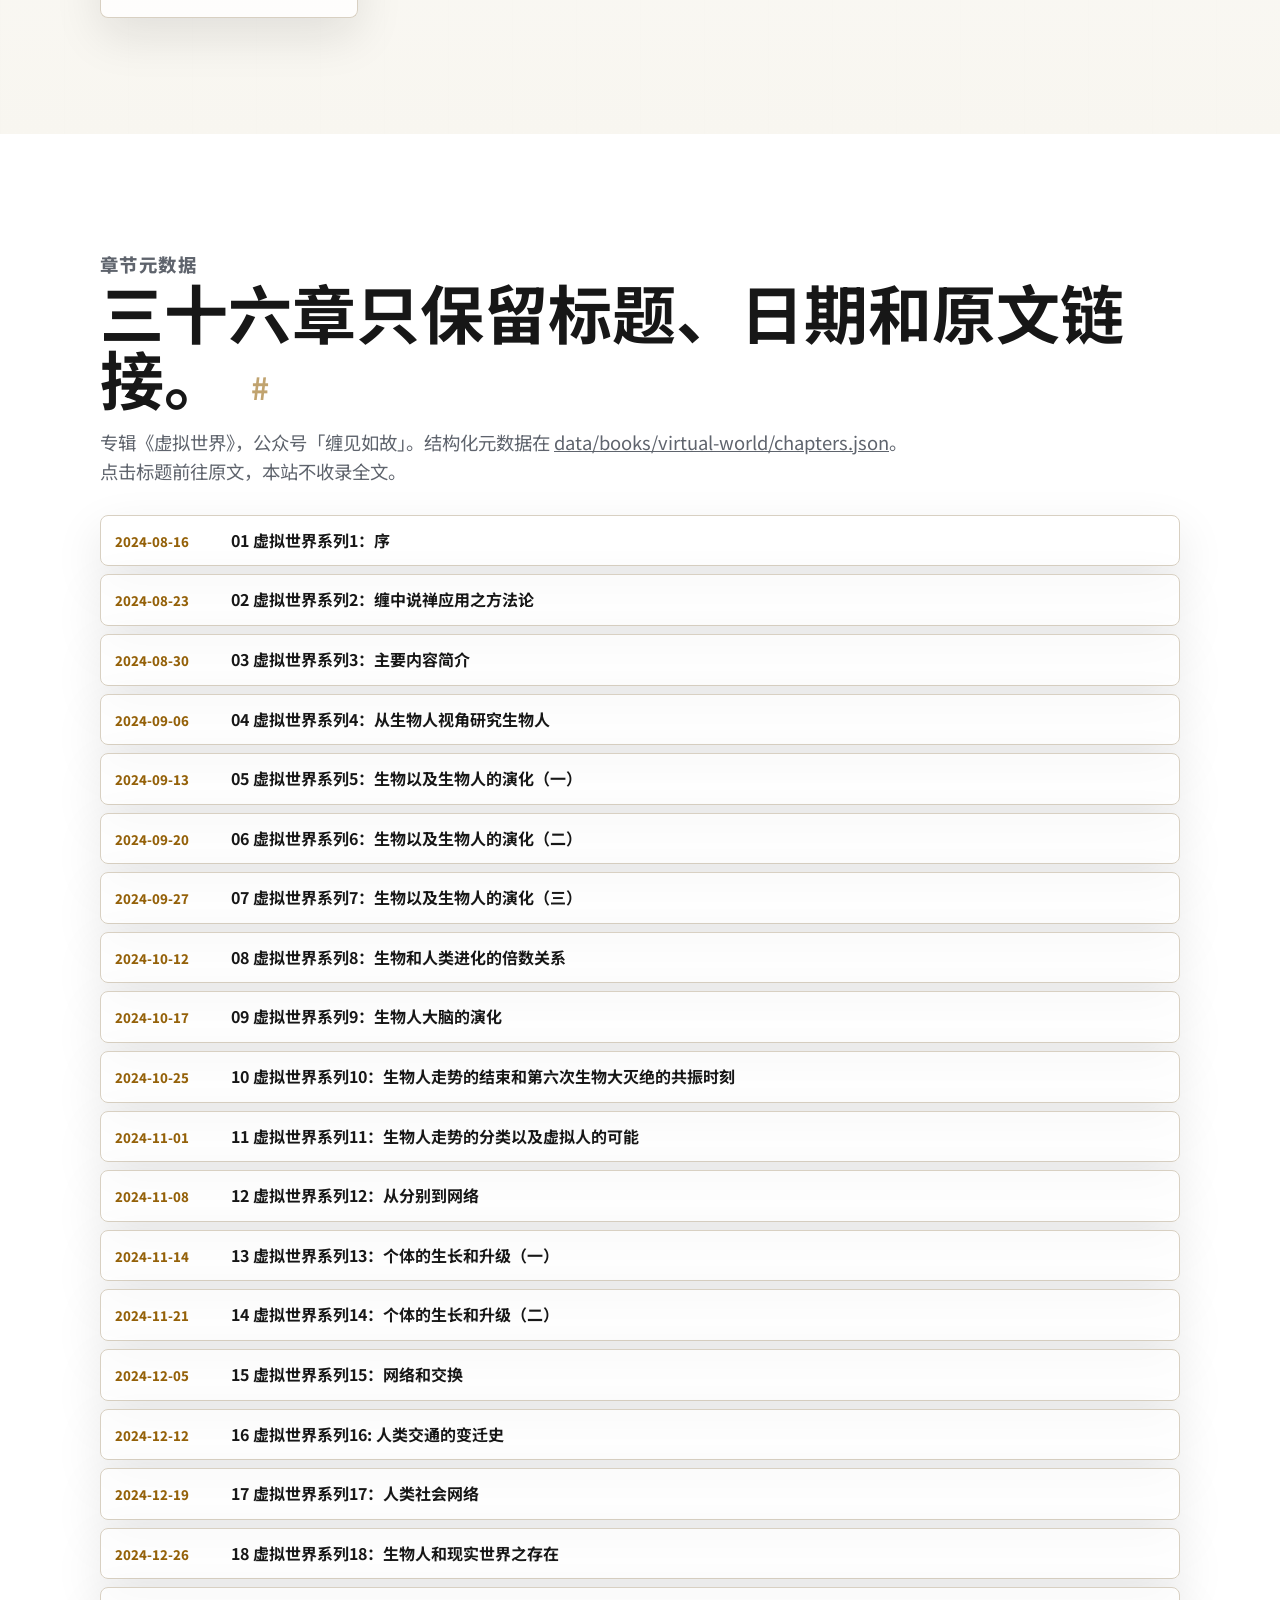
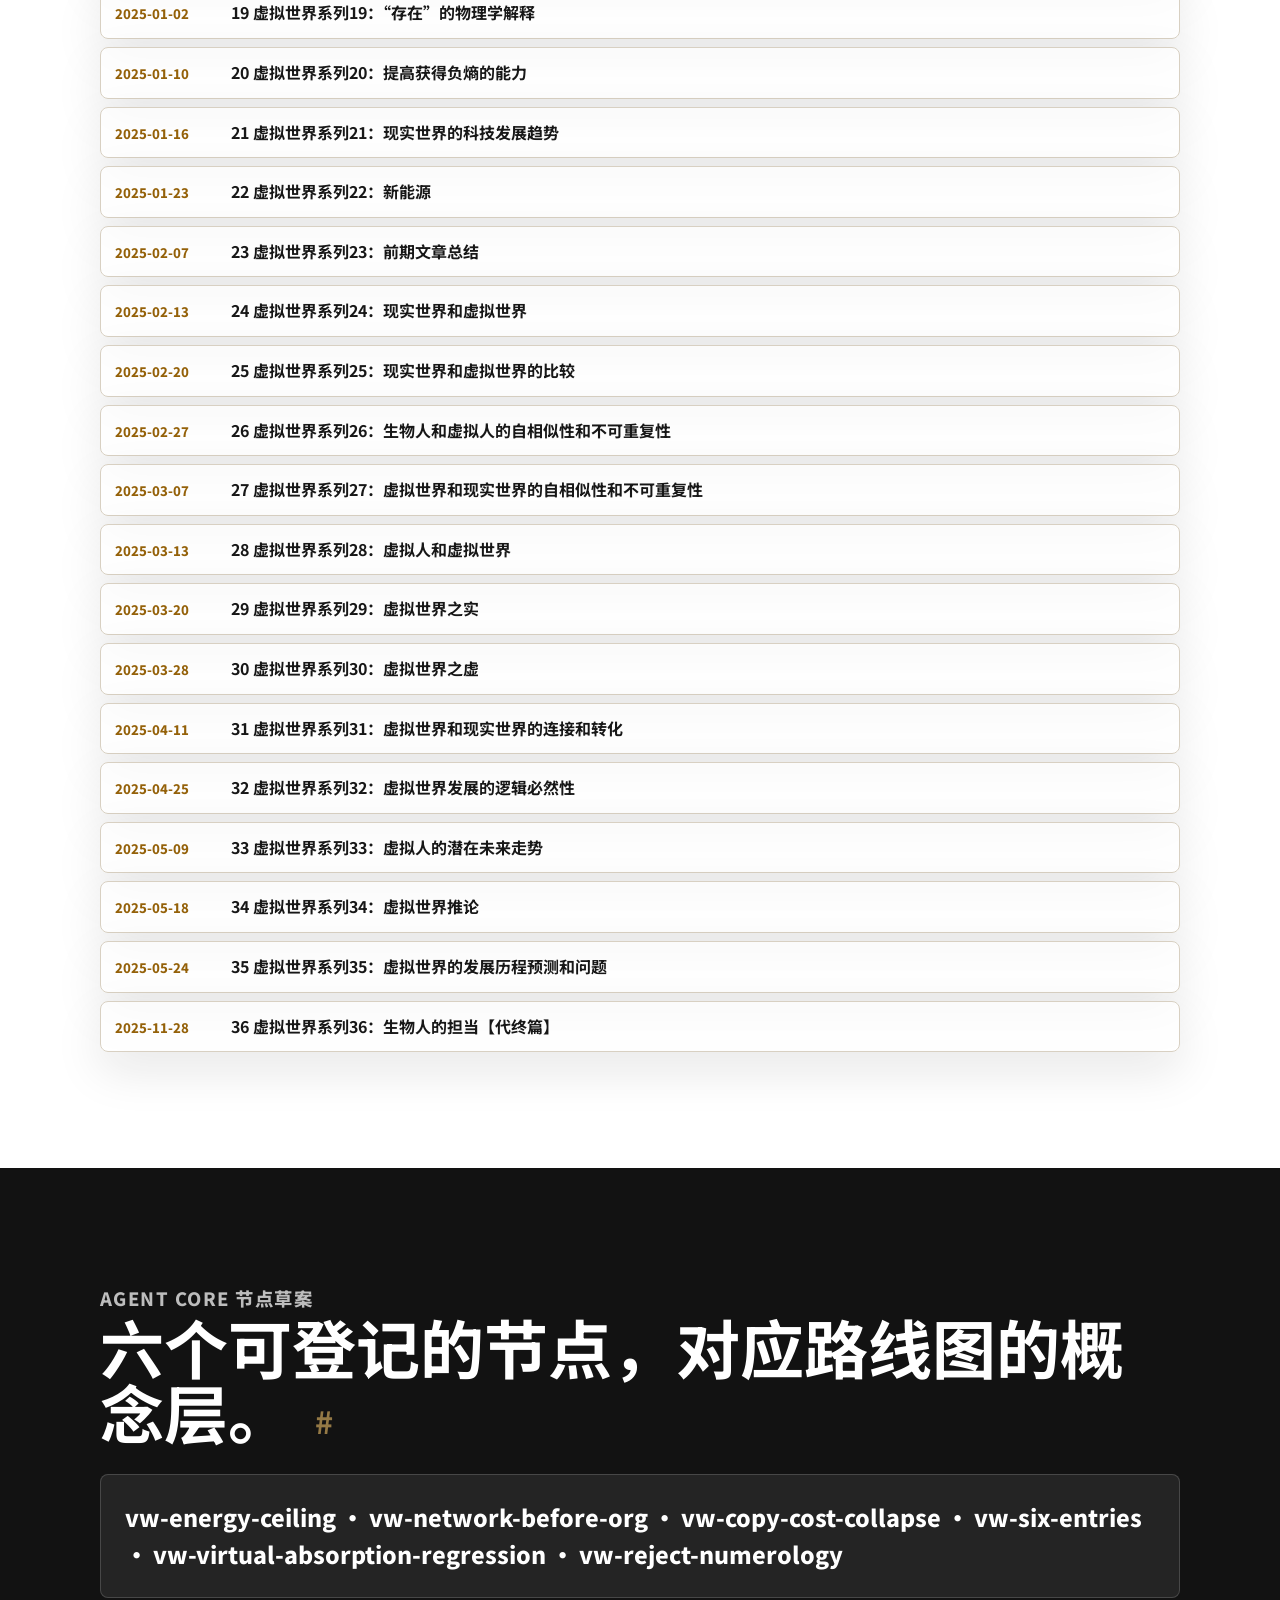
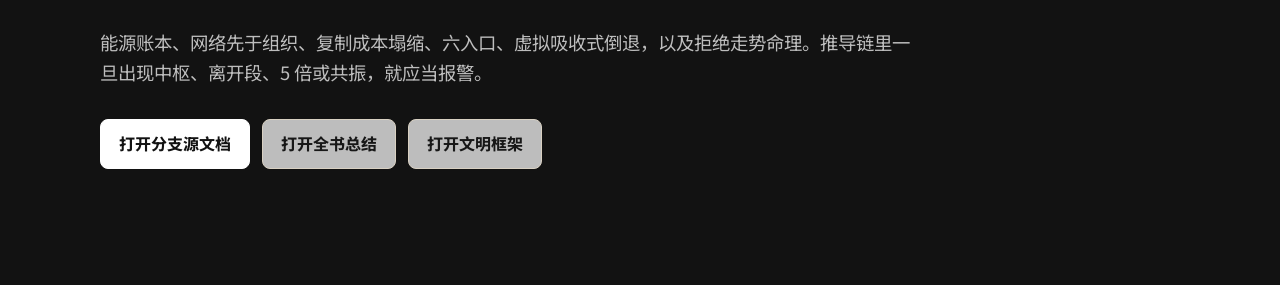
<file: virtual-world/index.html>
<!doctype html>
<html lang="zh-CN">
  <head>
    <meta charset="utf-8">
    <meta name="viewport" content="width=device-width, initial-scale=1">
    <title>知识分支：虚拟世界、负熵与入口</title>
    <meta name="description" content="把《虚拟世界》36章提炼为能源上限、网络先于组织、虚拟六入口与虚拟吸收式倒退，并与建造者-攫取者框架对齐。">
    <link rel="preconnect" href="https://fonts.googleapis.com">
    <link rel="preconnect" href="https://fonts.gstatic.com" crossorigin>
    <link href="https://fonts.googleapis.com/css2?family=Noto+Sans+SC:wght@400;500;700;900&display=swap" rel="stylesheet">
    <link rel="stylesheet" href="../styles.css">
    <style>
      .chapter-index {
        display: grid;
        gap: 8px;
        margin: 28px 0 0;
        padding: 0;
        list-style: none;
      }

      .chapter-index a {
        display: grid;
        grid-template-columns: 6.5rem minmax(0, 1fr);
        gap: 12px;
        align-items: baseline;
        padding: 12px 14px;
        border: 1px solid var(--line);
        border-radius: 8px;
        background: rgba(255, 255, 255, 0.72);
        box-shadow: var(--shadow-soft);
        text-decoration: none;
        transition: transform 180ms ease, box-shadow 180ms ease, border-color 180ms ease;
      }

      .chapter-index a:hover,
      .chapter-index a:focus-visible {
        border-color: rgba(183, 121, 31, 0.42);
        box-shadow: var(--shadow-lift);
        outline: none;
        transform: translateY(-2px);
      }

      .chapter-index time {
        color: var(--gold);
        font-size: 0.82rem;
        font-weight: 800;
        font-variant-numeric: tabular-nums;
      }

      .source-note {
        margin-top: 22px;
      }

      .hero-copy h1 {
        font-size: clamp(2.8rem, 7.2vw, 6.4rem);
      }

      @media (max-width: 620px) {
        .chapter-index a {
          grid-template-columns: 1fr;
          gap: 4px;
        }
      }
    </style>
  </head>
  <body>
    <p class="all-articles" style="max-width:1180px;margin:0 auto;padding:12px 24px 0;font-size:0.9rem"><a href="../index.html" style="color:inherit;opacity:0.72;text-decoration:none">← All articles</a></p>
    <header class="hero">
      <nav class="topbar" aria-label="主导航">
        <a class="brand" href="../index.html">文明动力学</a>
        <div class="navlinks">
          <a href="../index.html#archive">目录</a>
          <a href="#concepts">概念</a>
          <a href="#mechanisms">机制</a>
          <a href="#rules">规则</a>
          <a href="#mapping">映射</a>
          <a href="#entries">六入口</a>
          <a href="#fork">分叉</a>
          <a href="#chapters">章节</a>
          <a href="../builder-taker/">文明框架</a>
          <a href="../docs/branches/virtual-world.md">源文档</a>
          <a href="../docs/branches/virtual-world-summary.md">总结</a>
        </div>
      </nav>

      <div class="hero-grid">
        <section class="hero-copy" aria-labelledby="hero-title">
          <p class="eyebrow">知识分支 · 2026-11-14</p>
          <h1 id="hero-title">虚拟世界、<br>负熵与入口</h1>
          <p class="lede">
            文明是一个靠交换网络从外界获取负熵的耗散结构。当地球的物理边疆逼近上限，欲望就向两个方向外溢：太空，和虚拟世界。虚拟世界的上限由现实中的能源和算力决定。它的入口，就是下一代地租的争夺点。
          </p>
          <div class="actions">
            <a class="button primary" href="../docs/branches/virtual-world.md">阅读分支源文档</a>
            <a class="button" href="../docs/branches/virtual-world-summary.md">全书总结与批判</a>
            <a class="button" href="../builder-taker/">回到文明框架</a>
          </div>
        </section>

        <section class="signal-panel" aria-label="虚拟世界结构图">
          <div class="orbital-map">
            <div class="ring ring-one"></div>
            <div class="ring ring-two"></div>
            <div class="node builder">能源</div>
            <div class="node surplus">算力</div>
            <div class="node frontier">虚拟</div>
            <div class="node taker">入口</div>
            <div class="node rent">地租</div>
            <div class="axis"></div>
          </div>
        </section>
      </div>
    </header>

    <main>
      <section class="band" id="source">
        <div class="section-inner">
          <p class="section-kicker">来源与边界</p>
          <h2>只吸收经得起检验的部分。 <a class="anchor-link" href="#source" aria-label="复制来源与边界链接">#</a></h2>
          <p>
            来源是公众号「缠见如故」专辑《虚拟世界》，共 36 章（2024-08-16 至 2025-11-28）。本页是转述和框架对齐，不是原文。公众号全文有版权，公开仓库只放元数据、链接和转述。
          </p>
          <p class="culture-note source-note">
            原书讲欲望和资本。后半句——入口与地租——是本分支补上的建造者-攫取者视角。可信度分成四档：<strong>[硬]</strong> 有物理、史料或工程依据；<strong>[假说]</strong> 可检验但尚未验证；<strong>[命理]</strong> 不可证伪，不采纳；<strong>[规范]</strong> 价值立场，不是推论。
          </p>
          <div class="actions">
            <a class="button" href="../docs/branches/virtual-world-summary.md">阅读全书总结、最强论证与事实纠错</a>
          </div>
        </div>
      </section>

      <section class="guardrail-band" id="concepts">
        <div class="section-inner">
          <p class="section-kicker">可复用概念</p>
          <h2>先把能带走的概念分开，再决定哪些进入推导。 <a class="anchor-link" href="#concepts" aria-label="复制可复用概念链接">#</a></h2>
          <div class="guardrail-grid" aria-label="虚拟世界概念">
            <article>
              <span>VW-C01 · 方法</span>
              <h3>论域决定视角</h3>
              <p>任何理论的意识形态秘密都藏在最初的定义里，定义者本身也被包含在定义中。</p>
            </article>
            <article>
              <span>VW-C02 · 方法</span>
              <h3>分别到网络</h3>
              <p>分别形成分类，分类形成集合。集合分级、可流动，内外靠网络交换物质和能量。</p>
            </article>
            <article>
              <span>VW-C04 · 硬</span>
              <h3>负熵获取能力</h3>
              <p>文明能力等于获取负熵的能力。一条线是人-物：科技、能源、交通。另一条是人-人：分工和组织。</p>
            </article>
            <article>
              <span>VW-C11 · 硬</span>
              <h3>现实决定虚拟上限</h3>
              <p>虚拟世界的负熵来自现实能源。算力就是转化后的能源。虚拟世界没有独立的负熵来源。</p>
            </article>
            <article>
              <span>VW-C10 · 硬</span>
              <h3>自相似与不可重复</h3>
              <p>虚拟世界复制现实结构，同时可复制、时间可逆、多样性高。复制几乎零成本，是技术特性，不是比喻。</p>
            </article>
            <article>
              <span>VW-C12 · 可用</span>
              <h3>虚拟世界的实与虚</h3>
              <p>实是数据的产生、存储、传输、计算，加上能源。虚是虚拟人、资产、货币、社会与制度。</p>
            </article>
            <article>
              <span>VW-C13 · 硬</span>
              <h3>虚拟世界之门</h3>
              <p>生物人进入虚拟世界的终端序列：电话、电视、电脑、手机、智能眼镜、脑机接口。</p>
            </article>
            <article>
              <span>VW-C09 · 可用</span>
              <h3>两个世界的三特征</h3>
              <p>现实世界是物理性、资本化、社会性。虚拟世界是数据性、资本虚拟化、社会性。</p>
            </article>
            <article>
              <span>VW-C05 · 假说</span>
              <h3>二元结构定律</h3>
              <p>现实在环境与结构的对抗中寻找最佳结构，也就是无限欲望与有限资源之间的妥协。</p>
            </article>
            <article>
              <span>VW-C14 · 假说</span>
              <h3>三段走势</h3>
              <p>实中虚（数字化），虚中实（数据基建），虚中虚（数字社会）。虚拟人也有对应的三段，作者自己声明这是猜想。</p>
            </article>
            <article>
              <span>VW-C08 · 类比</span>
              <h3>虚实相生</h3>
              <p>有实体就有对应的虚体。这是类比，不是证明，不能推出“虚拟人必然存在”。</p>
            </article>
            <article>
              <span>VW-C16 · 不采纳</span>
              <h3>走势术语</h3>
              <p>进入段、中枢、离开段、区间套和“共振”是命理。不进入推导链。依赖它们的时间判断作废。</p>
            </article>
          </div>
        </div>
      </section>

      <section class="logic-band" id="mechanisms">
        <div class="section-inner">
          <p class="section-kicker">因果机制</p>
          <h2>虚拟世界不是另一套物理，而是现实负熵的一种去向。 <a class="anchor-link" href="#mechanisms" aria-label="复制因果机制链接">#</a></h2>
          <div class="logic-stack" aria-label="虚拟世界因果机制">
            <article class="logic-step">
              <span class="step-index">M1</span>
              <h3>能源上限</h3>
              <p>现实能源决定算力，算力决定虚拟世界的规模与活性。虚拟世界没有独立的负熵来源。</p>
              <p class="step-conclusion">能源账本对不上，数字文明叙事就打折。</p>
            </article>
            <article class="logic-step">
              <span class="step-index">M2</span>
              <h3>网络先于组织</h3>
              <p>交换网络升级，交通、信息和货币的交换成本下降，分工才能细化，更高级的组织才会出现。运河、铁路和互联网都是史料。</p>
              <p class="step-conclusion">没有交换网络，就没有高级组织。</p>
            </article>
            <article class="logic-step">
              <span class="step-index">M3</span>
              <h3>欲望外溢</h3>
              <p>欲望无限，物理资源有限。无法满足的欲望先进入想象，神话和文学，再进入虚拟世界。</p>
              <p class="step-conclusion">这是假说，要配可观察指标。</p>
            </article>
            <article class="logic-step">
              <span class="step-index">M4</span>
              <h3>双负熵线</h3>
              <p>科技（人-物）进步，社会组织（人-人）必须重组，二者互为反馈。只有一条线前进时会失衡。</p>
              <p class="step-conclusion">与本库的剩余分配线同构。</p>
            </article>
            <article class="logic-step">
              <span class="step-index">M5</span>
              <h3>复制成本塌缩</h3>
              <p>数据复制的边际成本接近零，多样性爆炸。稀缺性和身份必须人为构造：账号、签名、许可、确权。</p>
              <p class="step-conclusion">这些稀缺制造点是天然的 gate 候选。</p>
            </article>
            <article class="logic-step">
              <span class="step-index">M6</span>
              <h3>虚到实的反馈</h3>
              <p>数字孪生和仿真降低物理试错成本，物理建造可以因此加速。方向是硬的，原书里的具体百分比未核实，不能引用。</p>
              <p class="step-conclusion">虚拟工具可以服务物理边疆。</p>
            </article>
            <article class="logic-step">
              <span class="step-index">M7</span>
              <h3>从属到独立</h3>
              <p>虚拟世界在达到现实同级之前从属于现实。一旦形成独立走势，就会与现实竞争话语权。</p>
              <p class="step-conclusion">从属程度高时，虚拟主权只是修辞。</p>
            </article>
          </div>
        </div>
      </section>

      <section class="band" id="rules">
        <div class="section-inner">
          <p class="section-kicker">推导规则</p>
          <h2>拿来分析文明问题之前，先过这八条。 <a class="anchor-link" href="#rules" aria-label="复制推导规则链接">#</a></h2>
          <div class="guardrail-grid" aria-label="推导规则">
            <article>
              <span>R1 · M1</span>
              <h3>先查能源账本。</h3>
              <p>判断任何数字文明、虚拟经济或 AI 叙事，先问电力、芯片、数据中心和冷却从哪里来，由谁定价。</p>
            </article>
            <article>
              <span>R2 · M2</span>
              <h3>网络先于组织。</h3>
              <p>预测全球治理、虚拟国家或 DAO 能否出现，先看支撑它的交换网络是否已经存在，交换成本是否已经足够低。</p>
            </article>
            <article>
              <span>R3 · M4</span>
              <h3>两条线都要查。</h3>
              <p>同时检查人-物（能源、技术成本曲线）和人-人（分工、制度、进入率）。只有一条线改善，标记为失衡风险。</p>
            </article>
            <article>
              <span>R4 · M5</span>
              <h3>复制便宜，稀缺就会被制造。</h3>
              <p>零边际成本的领域里，价值集中到身份、确权、排序、分发和算力配额。这些点是 gate 候选。</p>
            </article>
            <article>
              <span>R5 · M7</span>
              <h3>先确认从属关系。</h3>
              <p>虚拟系统的规则在多大程度上被云服务商、监管和芯片出口管制控制？从属程度高时，不要把虚拟主权当成事实。</p>
            </article>
            <article>
              <span>R6</span>
              <h3>类比只能出假说。</h3>
              <p>虚实相生、社会形态自相似可以用来提出假说，不能用来得出结论。每个类比都要配一个可观察指标。</p>
            </article>
            <article>
              <span>R7</span>
              <h3>规范和推论分开。</h3>
              <p>“大同”、人类命运共同体和“全球人口等于消费人口”是价值立场，不能当作推导出来的必然结论。</p>
            </article>
            <article>
              <span>R8</span>
              <h3>不采纳走势命理。</h3>
              <p>K 线术语、5 倍规律和费根鲍姆类比不进入推导链。依赖它们的时间判断作废。</p>
            </article>
          </div>
        </div>
      </section>

      <section class="band muted" id="mapping">
        <div class="section-inner">
          <p class="section-kicker">与建造者-攫取者框架</p>
          <h2>同构的留下，缺口补上，命理的丢掉。 <a class="anchor-link" href="#mapping" aria-label="复制框架映射链接">#</a></h2>
          <p>
            剩余就是可自由调度的负熵。虚拟世界被明确列为一类边疆，有自己的实、虚两层。原书几乎不讲谁控制入口，这是本分支要补的缺口。
          </p>
          <div class="guardrail-grid" aria-label="框架映射">
            <article>
              <span>同构</span>
              <h3>剩余 = 负熵获取能力</h3>
              <p>本书把这条能力拆成人-物和人-人。本库的第一层因此多了一个分解，而不是多了一套语言。</p>
            </article>
            <article>
              <span>扩展</span>
              <h3>新边疆包含虚拟世界</h3>
              <p>突破资源瓶颈有两条路：太空是物理边疆，虚拟世界是信息边疆。虚拟边疆有实、虚两层。</p>
            </article>
            <article>
              <span>缺口</span>
              <h3>原书没有入口主体</h3>
              <p>它把方向交给笼统的“资本”。按本框架，方向取决于入口是协调型 gate，还是地租型 wall。</p>
            </article>
            <article>
              <span>以本库为准</span>
              <h3>周期靠机制，不靠命理</h3>
              <p>“走势终完美”和生住坏灭在形式上像九步周期。本库的周期由剩余、入口和反馈推动。</p>
            </article>
            <article>
              <span>张力</span>
              <h3>消费入口不是建造者入口</h3>
              <p>原书把全员消费人口化当终点。本库关心中位数人群能否获得建造者入口，而不只是消费入口。</p>
            </article>
            <article>
              <span>边界不同</span>
              <h3>熵只作启发式</h3>
              <p>方向一致：开放系统要持续引入能量。本库明说熵是类比。原书把它当定律，还误称耗散结构驳倒了热寂说。采用本库边界。</p>
            </article>
            <article>
              <span>强互补</span>
              <h3>虚拟边疆测试要加能源账本</h3>
              <p>新边疆测试在虚拟一侧必须加上：能源和算力成本是否下降，以及由谁控制。</p>
            </article>
            <article>
              <span>一致</span>
              <h3>虚拟世界继承现实倾向</h3>
              <p>AI 会放大它所在系统的倾向。同一问题在不同模型里得到不同答案，说明开放还是封闭由现实决定，轶事本身不是证据。</p>
            </article>
            <article>
              <span>同源</span>
              <h3>现实是第一前提</h3>
              <p>原书方法论说现实是一切逻辑前提的唯一基础，和思想星图的实事求是同源。命理和未核实数据违背了这一点。</p>
            </article>
          </div>
        </div>
      </section>

      <section class="guardrail-band" id="entries">
        <div class="section-inner">
          <p class="section-kicker">补上缺失的攫取者</p>
          <h2>虚拟世界的六个入口。 <a class="anchor-link" href="#entries" aria-label="复制六个入口链接">#</a></h2>
          <p>
            检验方法沿用本库：移除或替换某个入口之后，虚拟世界的总剩余——创作者数量、新进入者、价格、质量——是上升还是下降。
          </p>
          <div class="guardrail-grid" aria-label="虚拟世界六个入口">
            <article>
              <span>01 · 门</span>
              <h3>终端和操作系统</h3>
              <p>手机、眼镜、脑机接口。谁决定能装什么，抽成多少？</p>
            </article>
            <article>
              <span>02 · 身份</span>
              <h3>账号、实名、数字分身</h3>
              <p>身份是否可移植？能否被单方面注销？</p>
            </article>
            <article>
              <span>03 · 算力和能源</span>
              <h3>配额、价格、出口管制</h3>
              <p>普通建造者能否买到算力和电力，还是只能租到别人定价的配额？</p>
            </article>
            <article>
              <span>04 · 数据</span>
              <h3>采集权、确权、训练权</h3>
              <p>谁拥有数字孪生的原始数据？</p>
            </article>
            <article>
              <span>05 · 价值</span>
              <h3>虚拟货币、支付、交易所</h3>
              <p>规则是否可审计？</p>
            </article>
            <article>
              <span>06 · 规则</span>
              <h3>平台治理与模型对齐</h3>
              <p>内容审核和模型规则是否可复核、可挑战？本库的立场是：规则必须开放进入、可复核、可挑战。</p>
            </article>
          </div>
          <p class="culture-note source-note">
            原书第 36 章倾向于在全球层面掌握话语权、以大同为导向建立高级别规则。本库倾向开放入口、可审计、反黑箱。两者能达成的共识只有一点：虚拟世界的规则应当在它超越现实之前就确立。分歧在于由谁来定，以及规则是否可审计。
          </p>
        </div>
      </section>

      <section class="fork-band" id="fork">
        <div class="section-inner">
          <p class="section-kicker">新的分叉</p>
          <h2>虚拟吸收式倒退，对照仿真加速建造。 <a class="anchor-link" href="#fork" aria-label="复制分叉链接">#</a></h2>
          <p>
            欲望外溢给本库第十五层的高级倒退补上一种具体机制。判别指标：虚拟经济的增长，是在降低物理建造成本，还是在替代物理建设？
          </p>
          <div class="branch-grid">
            <article class="branch branch-builder">
              <p class="branch-label">仿真加速建造</p>
              <h3>虚拟世界作为工具</h3>
              <p>数字孪生、仿真和 AI 设计降低物理试错成本，再推动能源、机器人和发射成本下降，通向星际边疆。</p>
              <code>虚拟工具 → 试错成本下降 → 能源、机器人、发射成本下降 → 星际边疆</code>
            </article>
            <article class="branch branch-taker">
              <p class="branch-label">虚拟吸收式倒退</p>
              <h3>替代满足压低建造</h3>
              <p>物理边疆停滞之后，欲望在虚拟世界获得替代满足。资本流向注意力和虚拟资产地租，建造者乐观乘数下降，表面却很繁荣。</p>
              <code>物理边疆停滞 → 虚拟替代满足 → 注意力与资产地租 → 建造者乐观乘数下降</code>
            </article>
          </div>
        </div>
      </section>

      <section class="band" id="reject">
        <div class="section-inner">
          <p class="section-kicker">明确拒绝</p>
          <h2>这些部分不进入本库的推导链。 <a class="anchor-link" href="#reject" aria-label="复制拒绝清单链接">#</a></h2>
          <div class="guardrail-grid" aria-label="拒绝清单">
            <article>
              <span>命理</span>
              <h3>走势术语和 5 倍规律</h3>
              <p>进入段、中枢、离开段、区间套、“第六次大灭绝共振”的时间判断，以及费根鲍姆常数类比，都没有机制依据。</p>
            </article>
            <article>
              <span>物理错误</span>
              <h3>耗散结构没有驳倒热寂说</h3>
              <p>耗散结构是局部有序，代价是向环境排熵。它不否定孤立系统的熵增。熵不能直接当成社会定律。</p>
            </article>
            <article>
              <span>规范</span>
              <h3>大同不是逻辑必然</h3>
              <p>全球消费人口化、人类命运共同体，是价值立场和政治表述，不能以纯逻辑推导的名义使用。</p>
            </article>
            <article>
              <span>未核实</span>
              <h3>没有来源的百分比不得引用</h3>
              <p>第 29、34 章的案例数字，以及“虚实相生所以虚拟人必然存在”，在核实之前只当作假说来源。细节见全书总结。</p>
            </article>
          </div>
        </div>
      </section>

      <section class="guardrail-band" id="tests">
        <div class="section-inner">
          <p class="section-kicker">可证伪检验</p>
          <h2>每条假说都要写明什么观察会削弱它。 <a class="anchor-link" href="#tests" aria-label="复制可证伪检验链接">#</a></h2>
          <div class="guardrail-grid" aria-label="可证伪检验">
            <article>
              <span>M1 能源上限</span>
              <h3>看用电和单位算力成本</h3>
              <p>若虚拟经济规模长期增长，同时能源和算力投入不增，且不能用效率提升解释，这条假说就被削弱。</p>
            </article>
            <article>
              <span>M2 网络先于组织</span>
              <h3>看跨平台可移植率</h3>
              <p>若没有互通网络，却出现了稳定的跨平台虚拟组织，这条假说就被削弱。</p>
            </article>
            <article>
              <span>社会形态自相似</span>
              <h3>看虚拟社区的实际路径</h3>
              <p>若游戏经济、加密社区和平台治理普遍跳过等级化阶段，或走出与现实无关的治理形态，自相似就不能当定律。</p>
            </article>
            <article>
              <span>虚拟吸收式倒退</span>
              <h3>看虚拟消费对照硬科技</h3>
              <p>若虚拟消费上升，同时硬科技进入率和物理成本下降，说明两者互补，而不是替代。</p>
            </article>
            <article>
              <span>入口地租</span>
              <h3>看抽成和独立开发者</h3>
              <p>若应用商店、云服务和模型 API 的抽成上升，但独立建造者的进入率和收入同步上升，这个入口更接近协调型 gate。</p>
            </article>
          </div>
        </div>
      </section>

      <section class="timeline-band" id="chapters">
        <div class="section-inner">
          <p class="section-kicker">章节元数据</p>
          <h2>三十六章只保留标题、日期和原文链接。 <a class="anchor-link" href="#chapters" aria-label="复制章节链接">#</a></h2>
          <p>
            专辑《虚拟世界》，公众号「缠见如故」。结构化元数据在 <a href="../data/books/virtual-world/chapters.json">data/books/virtual-world/chapters.json</a>。点击标题前往原文，本站不收录全文。
          </p>
          <ol class="chapter-index">
            <li><a href="https://mp.weixin.qq.com/s?__biz=Mzg3ODc0ODU4OA==&amp;mid=2247493651&amp;idx=1&amp;sn=4b2fd2cf30ac06dd4f061f009eca77ac&amp;chksm=cf0c5ed0f87bd7c6f632f486f6fbfa74911d0aef70dd31b5003d4dad89c1d203ea43a985d5c2" rel="noopener noreferrer"><time datetime="2024-08-16">2024-08-16</time><strong>01 虚拟世界系列1：序</strong></a></li>
            <li><a href="https://mp.weixin.qq.com/s?__biz=Mzg3ODc0ODU4OA==&amp;mid=2247493738&amp;idx=1&amp;sn=6e49118324997b06dd5d6d59b16af165&amp;chksm=cf0c5ea9f87bd7bf5e37224bff4484a1a1409524af8860c336fa4a87939e6eb5a5b9998a87c6" rel="noopener noreferrer"><time datetime="2024-08-23">2024-08-23</time><strong>02 虚拟世界系列2：缠中说禅应用之方法论</strong></a></li>
            <li><a href="https://mp.weixin.qq.com/s?__biz=Mzg3ODc0ODU4OA==&amp;mid=2247493798&amp;idx=1&amp;sn=08602353800bf75fe8d9ca455323884d&amp;chksm=cf0c5e65f87bd773d0953925eb90025b0898bf28aa3eec9571df2d6e3dd3abb4807ad0cc5b3b" rel="noopener noreferrer"><time datetime="2024-08-30">2024-08-30</time><strong>03 虚拟世界系列3：主要内容简介</strong></a></li>
            <li><a href="https://mp.weixin.qq.com/s?__biz=Mzg3ODc0ODU4OA==&amp;mid=2247493907&amp;idx=1&amp;sn=5b3a7a4638e244fa2147a453967cb2c8&amp;chksm=cf0c5fd0f87bd6c662565041bb7f0a63807fe9fbbaa8dcbd18a90f0a66628df5e58bb5dbfaf0" rel="noopener noreferrer"><time datetime="2024-09-06">2024-09-06</time><strong>04 虚拟世界系列4：从生物人视角研究生物人</strong></a></li>
            <li><a href="https://mp.weixin.qq.com/s?__biz=Mzg3ODc0ODU4OA==&amp;mid=2247493944&amp;idx=1&amp;sn=d596416fac65c8081f9614a8fb97f264&amp;chksm=cf0c5ffbf87bd6ed487193d43cdbc6c1ae1f5b6255a77ec10f3868a50897fbfb9b0685928687" rel="noopener noreferrer"><time datetime="2024-09-13">2024-09-13</time><strong>05 虚拟世界系列5：生物以及生物人的演化（一）</strong></a></li>
            <li><a href="https://mp.weixin.qq.com/s?__biz=Mzg3ODc0ODU4OA==&amp;mid=2247493955&amp;idx=1&amp;sn=25d0626b031c0855c235b407fb9ced4a&amp;chksm=cf0c5f80f87bd696e2158792d99c2845b67857a5e9220feb7f89164e73e9d085f27898279a46" rel="noopener noreferrer"><time datetime="2024-09-20">2024-09-20</time><strong>06 虚拟世界系列6：生物以及生物人的演化（二）</strong></a></li>
            <li><a href="https://mp.weixin.qq.com/s?__biz=Mzg3ODc0ODU4OA==&amp;mid=2247493980&amp;idx=1&amp;sn=d9635865adb03f5c6b4a725d5b10a24f&amp;chksm=cf0c5f9ff87bd6893aad44ae0b000ba53280047f8f7521f5ba21483932a7b1d9643974b47ae2" rel="noopener noreferrer"><time datetime="2024-09-27">2024-09-27</time><strong>07 虚拟世界系列7：生物以及生物人的演化（三）</strong></a></li>
            <li><a href="https://mp.weixin.qq.com/s?__biz=Mzg3ODc0ODU4OA==&amp;mid=2247494111&amp;idx=1&amp;sn=5a3c69e69120dc58ffeacc1dc43fe48d&amp;chksm=cf0c5f1cf87bd60a83c9dd4545e4af88edd7adba1b17e41a2414b07bf76a61abc95242f22c59" rel="noopener noreferrer"><time datetime="2024-10-12">2024-10-12</time><strong>08 虚拟世界系列8：生物和人类进化的倍数关系</strong></a></li>
            <li><a href="https://mp.weixin.qq.com/s?__biz=Mzg3ODc0ODU4OA==&amp;mid=2247494132&amp;idx=1&amp;sn=d5e15d4f461a73ef6ca5ff84496ca539&amp;chksm=cf0c5f37f87bd6210ad82e6321b4184527f024e0c6e5d1d80080bdbc3504db981fdc33488c8a" rel="noopener noreferrer"><time datetime="2024-10-17">2024-10-17</time><strong>09 虚拟世界系列9：生物人大脑的演化</strong></a></li>
            <li><a href="https://mp.weixin.qq.com/s?__biz=Mzg3ODc0ODU4OA==&amp;mid=2247494142&amp;idx=1&amp;sn=658d5a1a22b67b12b769925f8ef03c2c&amp;chksm=cf0c5f3df87bd62b58bf696118e948fc55aa70285bcd2944fb99df2d4f382ca32caafae13819" rel="noopener noreferrer"><time datetime="2024-10-25">2024-10-25</time><strong>10 虚拟世界系列10：生物人走势的结束和第六次生物大灭绝的共振时刻</strong></a></li>
            <li><a href="https://mp.weixin.qq.com/s?__biz=Mzg3ODc0ODU4OA==&amp;mid=2247494164&amp;idx=1&amp;sn=b822e6623a9780a1db096e01b1246e34&amp;chksm=cf0c5cd7f87bd5c19df084aa364bbe7514ef641419d6bc042be77c961b74029461cfd561428e" rel="noopener noreferrer"><time datetime="2024-11-01">2024-11-01</time><strong>11 虚拟世界系列11：生物人走势的分类以及虚拟人的可能</strong></a></li>
            <li><a href="https://mp.weixin.qq.com/s?__biz=Mzg3ODc0ODU4OA==&amp;mid=2247494323&amp;idx=1&amp;sn=883c4a107377053209ba4a8d3082488c&amp;chksm=cf0c5c70f87bd566ffd56e260b17a8bf716c548ebf9abb19d98fec3ad46936e5982cff143fbd" rel="noopener noreferrer"><time datetime="2024-11-08">2024-11-08</time><strong>12 虚拟世界系列12：从分别到网络</strong></a></li>
            <li><a href="https://mp.weixin.qq.com/s?__biz=Mzg3ODc0ODU4OA==&amp;mid=2247494369&amp;idx=1&amp;sn=3b0cd34b22ef793a4b898e6d187c7625&amp;chksm=cf0c5c22f87bd534fc6ad8c2cb7cae1c50823fa267bd920238c4a0daf9977cbccac994936c3b" rel="noopener noreferrer"><time datetime="2024-11-14">2024-11-14</time><strong>13 虚拟世界系列13：个体的生长和升级（一）</strong></a></li>
            <li><a href="https://mp.weixin.qq.com/s?__biz=Mzg3ODc0ODU4OA==&amp;mid=2247494379&amp;idx=1&amp;sn=0433f25965ba66272d805af75c296061&amp;chksm=cf0c5c28f87bd53e22ed36f3148079e270898d8cf98398a2779b3a956dfe892ea94784551fff" rel="noopener noreferrer"><time datetime="2024-11-21">2024-11-21</time><strong>14 虚拟世界系列14：个体的生长和升级（二）</strong></a></li>
            <li><a href="https://mp.weixin.qq.com/s?__biz=Mzg3ODc0ODU4OA==&amp;mid=2247494492&amp;idx=1&amp;sn=fd735b961360d15720e6491a18a590be&amp;chksm=cf0c5d9ff87bd489573d6f20a142769f1d834aea235933176d814a35cfd9a4891bf8ca1eabff" rel="noopener noreferrer"><time datetime="2024-12-05">2024-12-05</time><strong>15 虚拟世界系列15：网络和交换</strong></a></li>
            <li><a href="https://mp.weixin.qq.com/s?__biz=Mzg3ODc0ODU4OA==&amp;mid=2247494508&amp;idx=1&amp;sn=7e63287f556c18e64d63d15d91567d68&amp;chksm=cf0c5daff87bd4b91114cfa0884b55eb7632d57a6d1a2beb04543f16ada78a9ace1511e2c2df" rel="noopener noreferrer"><time datetime="2024-12-12">2024-12-12</time><strong>16 虚拟世界系列16: 人类交通的变迁史</strong></a></li>
            <li><a href="https://mp.weixin.qq.com/s?__biz=Mzg3ODc0ODU4OA==&amp;mid=2247494514&amp;idx=1&amp;sn=c7d7ec5781e80128f2829b2a15062f49&amp;chksm=cf0c5db1f87bd4a71ec4f7ee2e6a61f20cc0e2dd98bea2ba1b4d14a6b05a6ff6979dda388698" rel="noopener noreferrer"><time datetime="2024-12-19">2024-12-19</time><strong>17 虚拟世界系列17：人类社会网络</strong></a></li>
            <li><a href="https://mp.weixin.qq.com/s?__biz=Mzg3ODc0ODU4OA==&amp;mid=2247494519&amp;idx=1&amp;sn=e93ac1029739da69c4abb1a758b78ab1&amp;chksm=cf0c5db4f87bd4a2a1c983e1f5e4f178efed4120ba434b66262af3891892373eab7b945ffabf" rel="noopener noreferrer"><time datetime="2024-12-26">2024-12-26</time><strong>18 虚拟世界系列18：生物人和现实世界之存在</strong></a></li>
            <li><a href="https://mp.weixin.qq.com/s?__biz=Mzg3ODc0ODU4OA==&amp;mid=2247494624&amp;idx=1&amp;sn=8beae9a91bfa3a8d68318d0a624eeac5&amp;chksm=cf0c5d23f87bd4355b6463e41fa07a36b014068f6c6bbc1bdbafef88d83d8c9ad7d0e9d5dc75" rel="noopener noreferrer"><time datetime="2025-01-02">2025-01-02</time><strong>19 虚拟世界系列19：“存在”的物理学解释</strong></a></li>
            <li><a href="https://mp.weixin.qq.com/s?__biz=Mzg3ODc0ODU4OA==&amp;mid=2247494724&amp;idx=1&amp;sn=3b78d6614f8d500b23e28ef4c942ead2&amp;chksm=cf0c5a87f87bd391993f1ef1ace0252d62a949317642fa5669e0a3c167e41e677f8f5ff6b20f" rel="noopener noreferrer"><time datetime="2025-01-10">2025-01-10</time><strong>20 虚拟世界系列20：提高获得负熵的能力</strong></a></li>
            <li><a href="https://mp.weixin.qq.com/s?__biz=Mzg3ODc0ODU4OA==&amp;mid=2247494769&amp;idx=1&amp;sn=44cb13f50030868d13dfbad50b6df4a3&amp;chksm=cf0c5ab2f87bd3a4a7ab8885a32eb1190c55942a993671ba59fce83824efa0c2895ed8f8428b" rel="noopener noreferrer"><time datetime="2025-01-16">2025-01-16</time><strong>21 虚拟世界系列21：现实世界的科技发展趋势</strong></a></li>
            <li><a href="https://mp.weixin.qq.com/s?__biz=Mzg3ODc0ODU4OA==&amp;mid=2247494810&amp;idx=1&amp;sn=6b920ee8edb4d7d0df90f8a3647f69f1&amp;chksm=cf0c5a59f87bd34f25ec36f95f7461a9cd84be72e15dfcfa9fb83fcc97f6d297caab7e080077" rel="noopener noreferrer"><time datetime="2025-01-23">2025-01-23</time><strong>22 虚拟世界系列22：新能源</strong></a></li>
            <li><a href="https://mp.weixin.qq.com/s?__biz=Mzg3ODc0ODU4OA==&amp;mid=2247494918&amp;idx=1&amp;sn=0a369b390e585ae3dc39b842402559bf&amp;chksm=cf0c5bc5f87bd2d3ea06cbde115a5110bcf6fbd184b29af681623c4b64a723c376632cc18593" rel="noopener noreferrer"><time datetime="2025-02-07">2025-02-07</time><strong>23 虚拟世界系列23：前期文章总结</strong></a></li>
            <li><a href="https://mp.weixin.qq.com/s?__biz=Mzg3ODc0ODU4OA==&amp;mid=2247494958&amp;idx=1&amp;sn=d8cd77bae71d6232c2a22a6c4f28288c&amp;chksm=cf0c5bedf87bd2fbcbfa6355c678a1abf77b8eb3b8dfdd1b8dab4b70af068fdb3be3dab72c5e" rel="noopener noreferrer"><time datetime="2025-02-13">2025-02-13</time><strong>24 虚拟世界系列24：现实世界和虚拟世界</strong></a></li>
            <li><a href="https://mp.weixin.qq.com/s?__biz=Mzg3ODc0ODU4OA==&amp;mid=2247494971&amp;idx=1&amp;sn=400a6046e4de29f311bf894e8d7ed456&amp;chksm=cf0c5bf8f87bd2ee01904660609d76ccf14762e4cadc7cf6ac50e5ee73fc4e7d9435d72c7214" rel="noopener noreferrer"><time datetime="2025-02-20">2025-02-20</time><strong>25 虚拟世界系列25：现实世界和虚拟世界的比较</strong></a></li>
            <li><a href="https://mp.weixin.qq.com/s?__biz=Mzg3ODc0ODU4OA==&amp;mid=2247495006&amp;idx=1&amp;sn=a4d9cb07c524816547349607feb42a33&amp;chksm=cf0c5b9df87bd28b3d9366b1c6c0faf63f701739bb8a1124e499a01751dcada5cbb470127929" rel="noopener noreferrer"><time datetime="2025-02-27">2025-02-27</time><strong>26 虚拟世界系列26：生物人和虚拟人的自相似性和不可重复性</strong></a></li>
            <li><a href="https://mp.weixin.qq.com/s?__biz=Mzg3ODc0ODU4OA==&amp;mid=2247495079&amp;idx=1&amp;sn=a748d33aca25181981ebebe0167699b3&amp;chksm=cf0c5b64f87bd27233be20276636d996c230823bb2ab4de0771f165b14bf1bc7993d538f88f5" rel="noopener noreferrer"><time datetime="2025-03-07">2025-03-07</time><strong>27 虚拟世界系列27：虚拟世界和现实世界的自相似性和不可重复性</strong></a></li>
            <li><a href="https://mp.weixin.qq.com/s?__biz=Mzg3ODc0ODU4OA==&amp;mid=2247495130&amp;idx=1&amp;sn=f363b8f1d914fefcd502959cbe23235a&amp;chksm=cf0c5b19f87bd20f7476e6e749cc8b00aa883727ea7636ccb7596b3ca993bf630222c5b14ddc" rel="noopener noreferrer"><time datetime="2025-03-13">2025-03-13</time><strong>28 虚拟世界系列28：虚拟人和虚拟世界</strong></a></li>
            <li><a href="https://mp.weixin.qq.com/s?__biz=Mzg3ODc0ODU4OA==&amp;mid=2247495160&amp;idx=1&amp;sn=ce19496422c811e6f1e8e388ffe7bdde&amp;chksm=cf0c5b3bf87bd22d8286ac24344765987c91a1b6ea12ef0cb9bb4e3ab0f5d69a3c9233f0c41e" rel="noopener noreferrer"><time datetime="2025-03-20">2025-03-20</time><strong>29 虚拟世界系列29：虚拟世界之实</strong></a></li>
            <li><a href="https://mp.weixin.qq.com/s?__biz=Mzg3ODc0ODU4OA==&amp;mid=2247495200&amp;idx=1&amp;sn=cc23790b65f14ac619af3ca3799ae0a5&amp;chksm=cf0c58e3f87bd1f5e2d4b3f7babbbe9d763805d8ea835557ec8237853b409c8762afdf35c4f0" rel="noopener noreferrer"><time datetime="2025-03-28">2025-03-28</time><strong>30 虚拟世界系列30：虚拟世界之虚</strong></a></li>
            <li><a href="https://mp.weixin.qq.com/s?__biz=Mzg3ODc0ODU4OA==&amp;mid=2247495335&amp;idx=1&amp;sn=192a584a0a607c1dcdc44ae5b1dc2ca5&amp;chksm=cf0c5864f87bd17279d6865be6c2aaa6498ae05ec5fb86ee522fa9a046a468d4068ee4b59320" rel="noopener noreferrer"><time datetime="2025-04-11">2025-04-11</time><strong>31 虚拟世界系列31：虚拟世界和现实世界的连接和转化</strong></a></li>
            <li><a href="https://mp.weixin.qq.com/s?__biz=Mzg3ODc0ODU4OA==&amp;mid=2247495443&amp;idx=1&amp;sn=e1204ec3091f9099e56f8bf91ab32c11&amp;chksm=cf0c59d0f87bd0c661020d2fe11c71d0c1de2c4e7131a5e2d5acee0c6cca6561abfd5f891ed0" rel="noopener noreferrer"><time datetime="2025-04-25">2025-04-25</time><strong>32 虚拟世界系列32：虚拟世界发展的逻辑必然性</strong></a></li>
            <li><a href="https://mp.weixin.qq.com/s?__biz=Mzg3ODc0ODU4OA==&amp;mid=2247495544&amp;idx=1&amp;sn=7b5242ddc2f49d226003a7b2509298ad&amp;chksm=cf0c59bbf87bd0ad0a94627aeee4b2239df0231e196676667988b17522376f20de32deaa96c3" rel="noopener noreferrer"><time datetime="2025-05-09">2025-05-09</time><strong>33 虚拟世界系列33：虚拟人的潜在未来走势</strong></a></li>
            <li><a href="https://mp.weixin.qq.com/s?__biz=Mzg3ODc0ODU4OA==&amp;mid=2247495602&amp;idx=1&amp;sn=8c7d30a3d0f22ee2e04daca82dd0ffd5&amp;chksm=cf0c5971f87bd067969ff44a5742bbaf32e992d57da87df775a3721104d1fd2e1ae4c4f4f3dc" rel="noopener noreferrer"><time datetime="2025-05-18">2025-05-18</time><strong>34 虚拟世界系列34：虚拟世界推论</strong></a></li>
            <li><a href="https://mp.weixin.qq.com/s?__biz=Mzg3ODc0ODU4OA==&amp;mid=2247495651&amp;idx=1&amp;sn=fc1e63194d1189f1fb147d21864fa3dd&amp;chksm=cf0c5920f87bd0367508ae90853ed319f2655f1df268c13e0cc88da8d5dea5261049a321719d" rel="noopener noreferrer"><time datetime="2025-05-24">2025-05-24</time><strong>35 虚拟世界系列35：虚拟世界的发展历程预测和问题</strong></a></li>
            <li><a href="https://mp.weixin.qq.com/s?__biz=Mzg3ODc0ODU4OA==&amp;mid=2247497118&amp;idx=1&amp;sn=00fe587651d7ece9ebf9ce6f8ad5d670&amp;chksm=cf0c435df87bca4b6e36511580f641ce3d89dee49c408e5f37ddc9acfb5269a2909aeff064f6" rel="noopener noreferrer"><time datetime="2025-11-28">2025-11-28</time><strong>36 虚拟世界系列36：生物人的担当【代终篇】</strong></a></li>
          </ol>
        </div>
      </section>

      <section class="formula-band" id="nodes">
        <div class="section-inner">
          <p class="section-kicker">Agent Core 节点草案</p>
          <h2>六个可登记的节点，对应路线图的概念层。 <a class="anchor-link" href="#nodes" aria-label="复制节点草案链接">#</a></h2>
          <p class="formula">
            vw-energy-ceiling · vw-network-before-org · vw-copy-cost-collapse · vw-six-entries · vw-virtual-absorption-regression · vw-reject-numerology
          </p>
          <p>
            能源账本、网络先于组织、复制成本塌缩、六入口、虚拟吸收式倒退，以及拒绝走势命理。推导链里一旦出现中枢、离开段、5 倍或共振，就应当报警。
          </p>
          <div class="actions">
            <a class="button primary" href="../docs/branches/virtual-world.md">打开分支源文档</a>
            <a class="button" href="../docs/branches/virtual-world-summary.md">打开全书总结</a>
            <a class="button" href="../docs/framework.md">打开文明框架</a>
          </div>
        </div>
      </section>
    </main>
  </body>
</html>
</file>
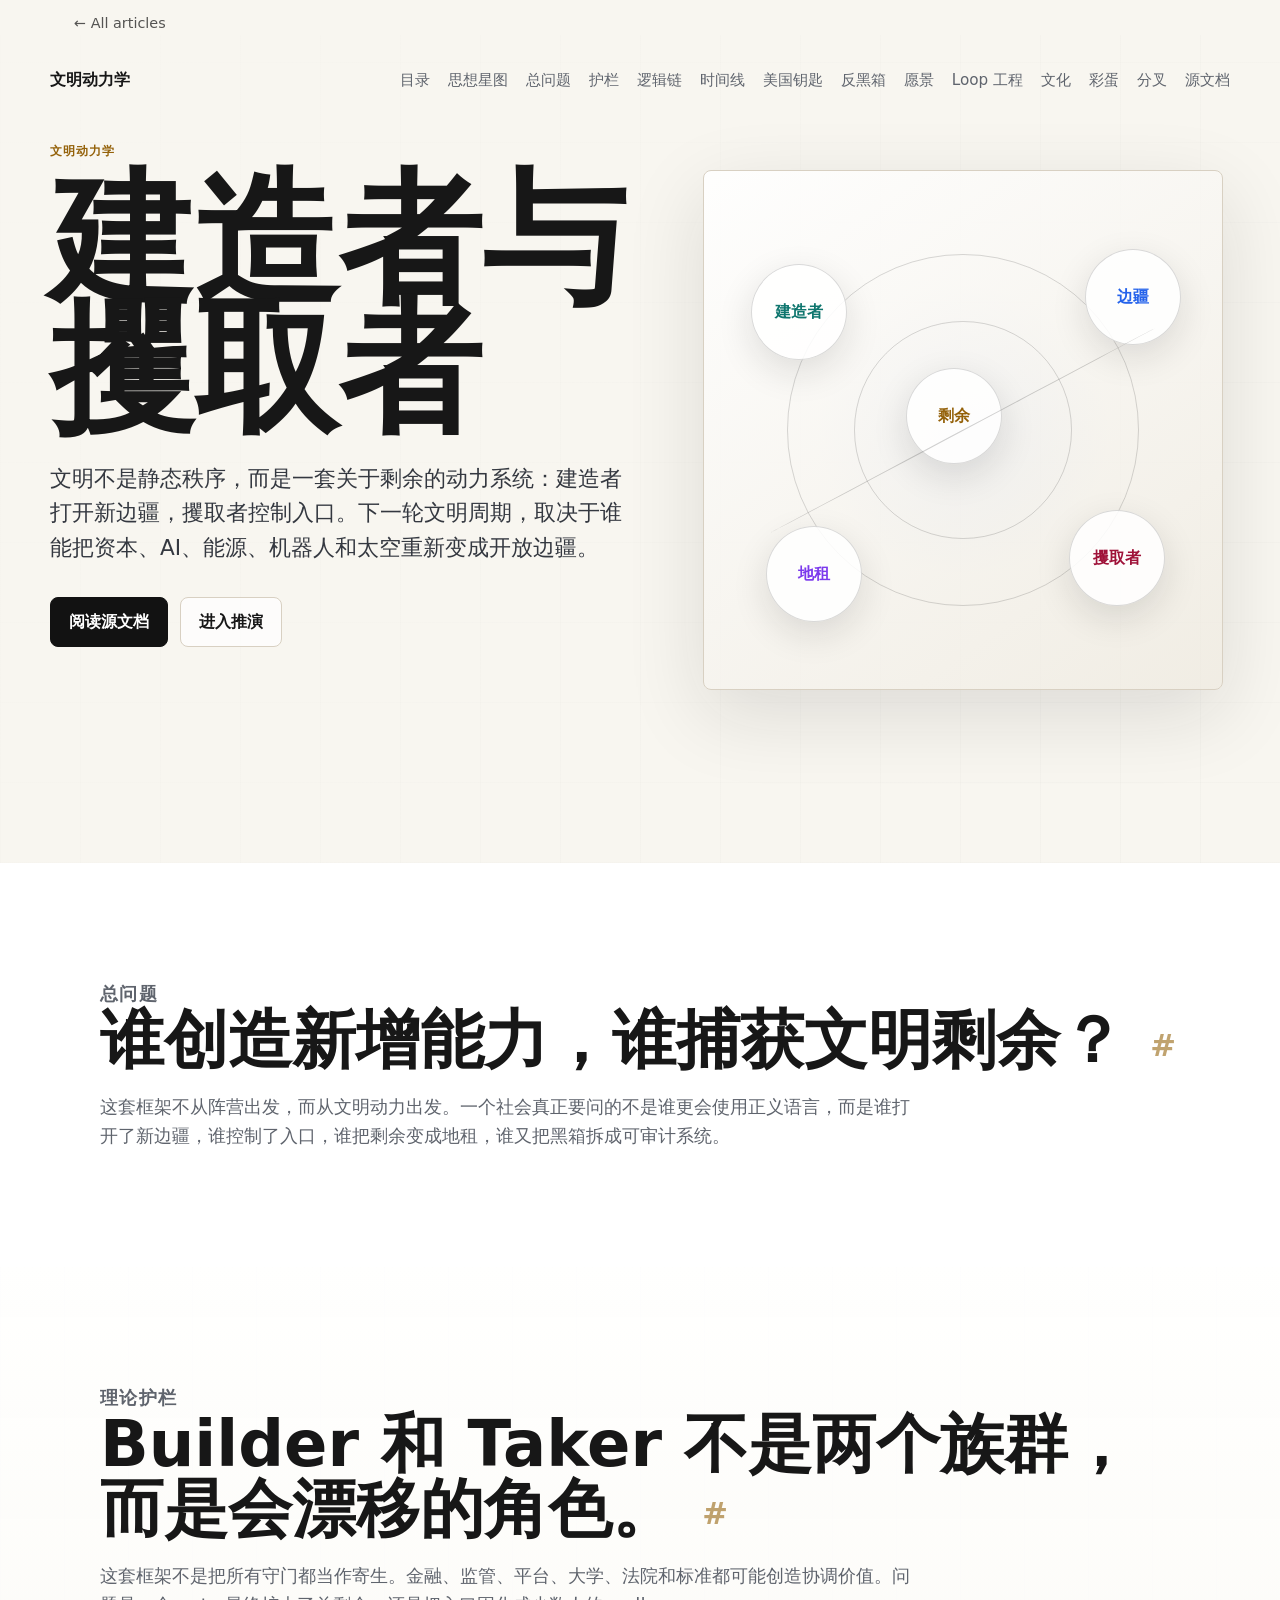
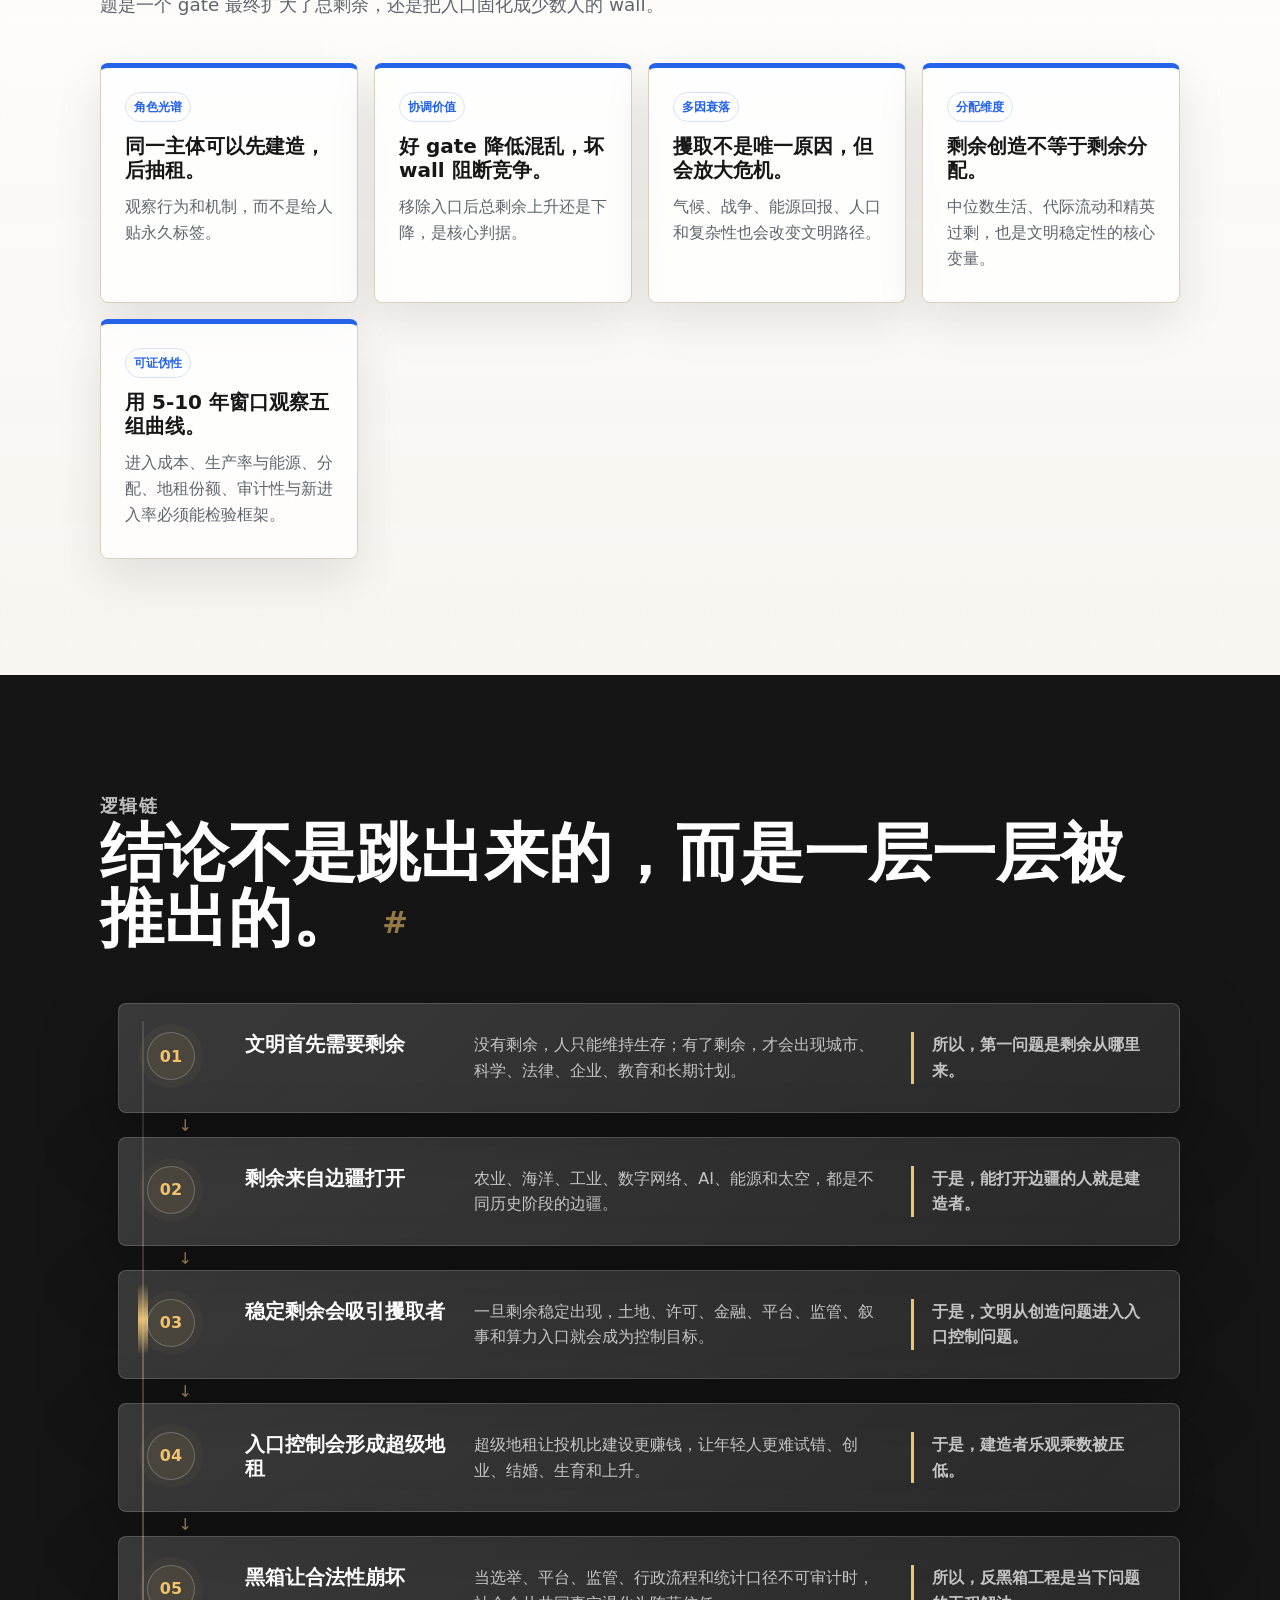
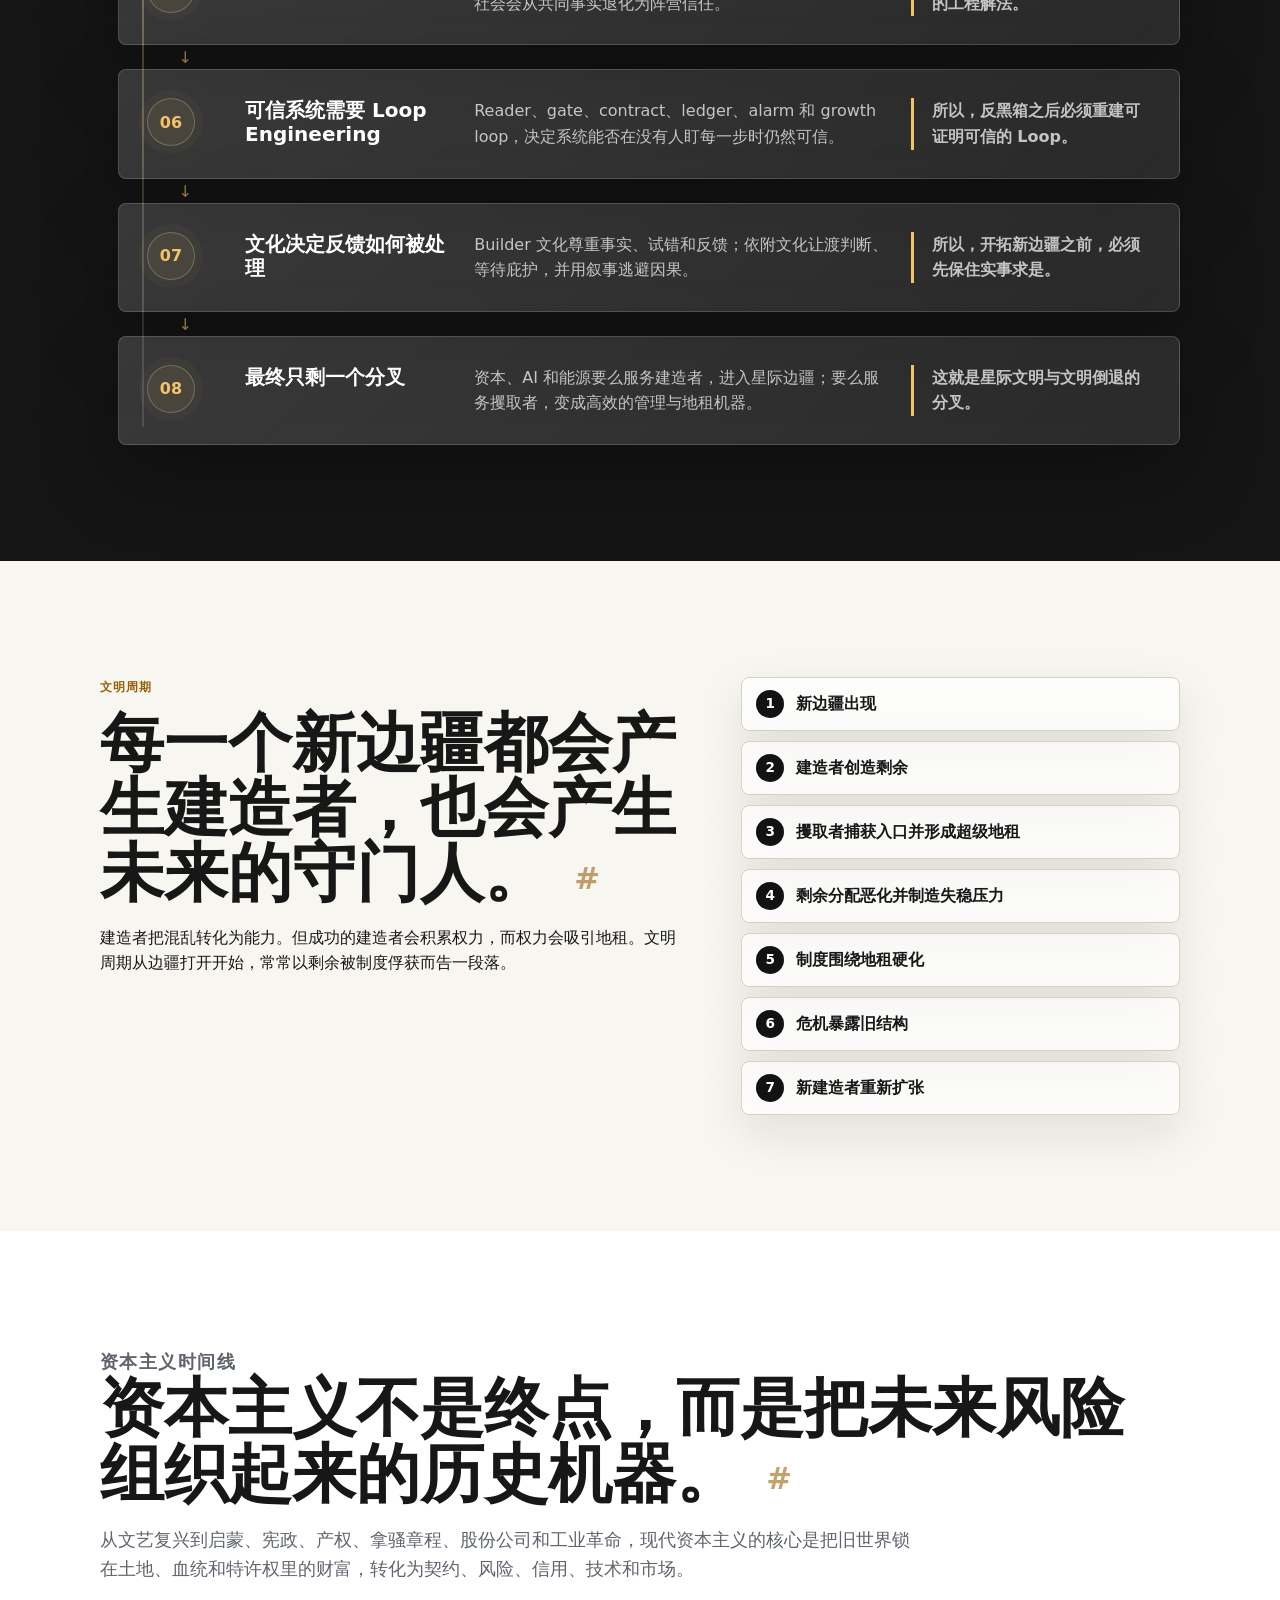
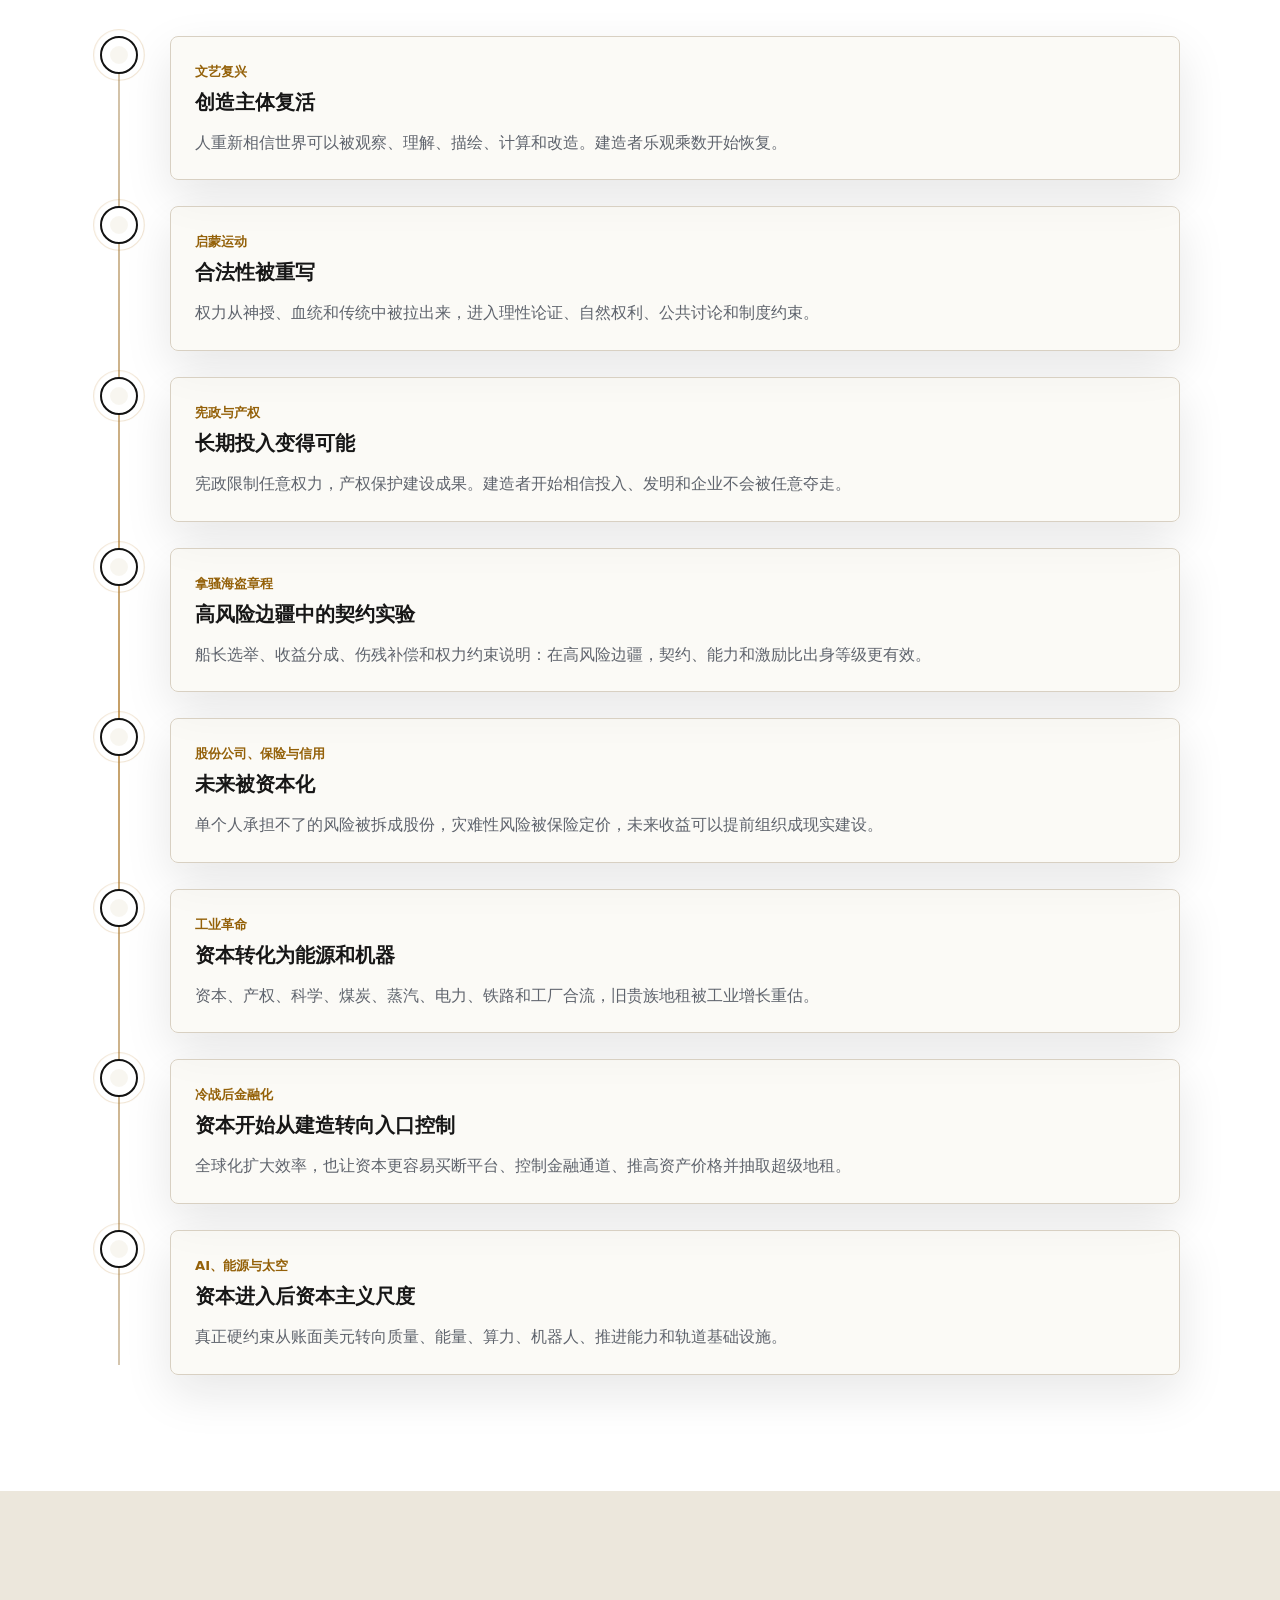
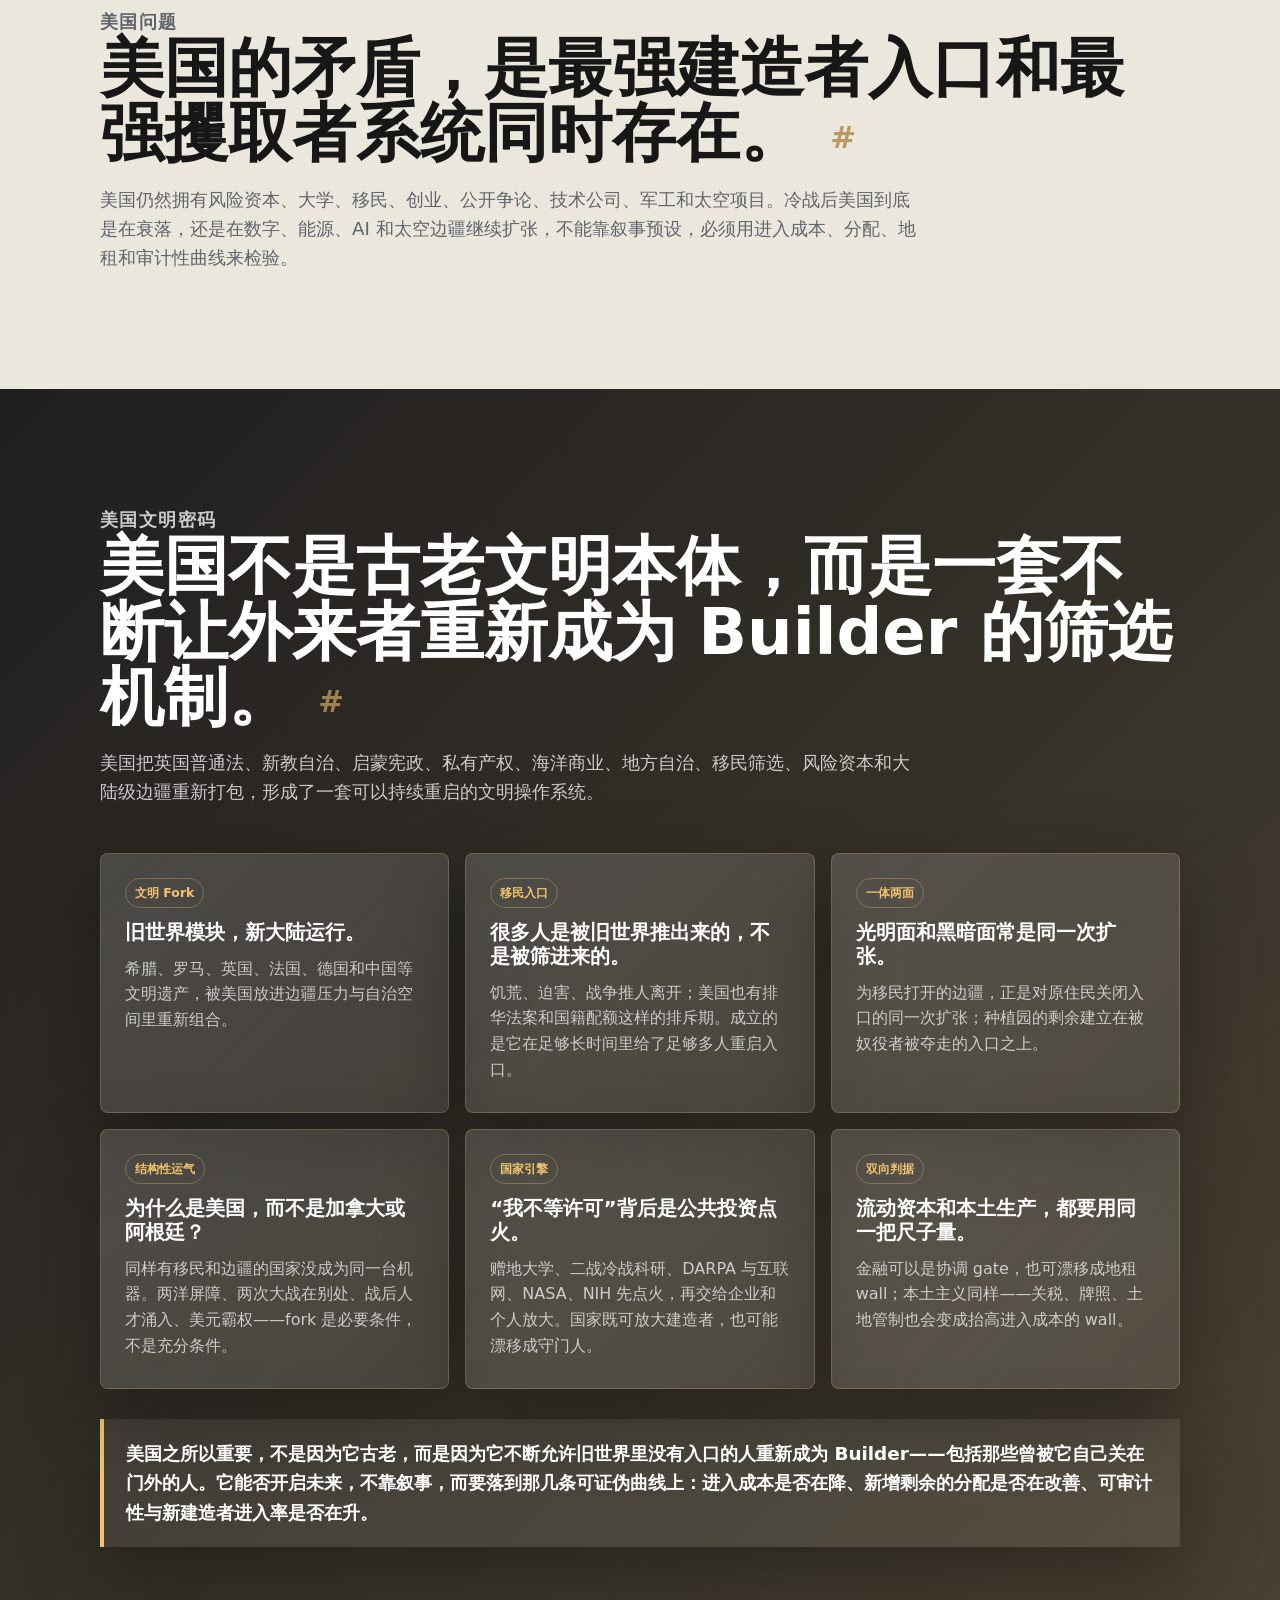
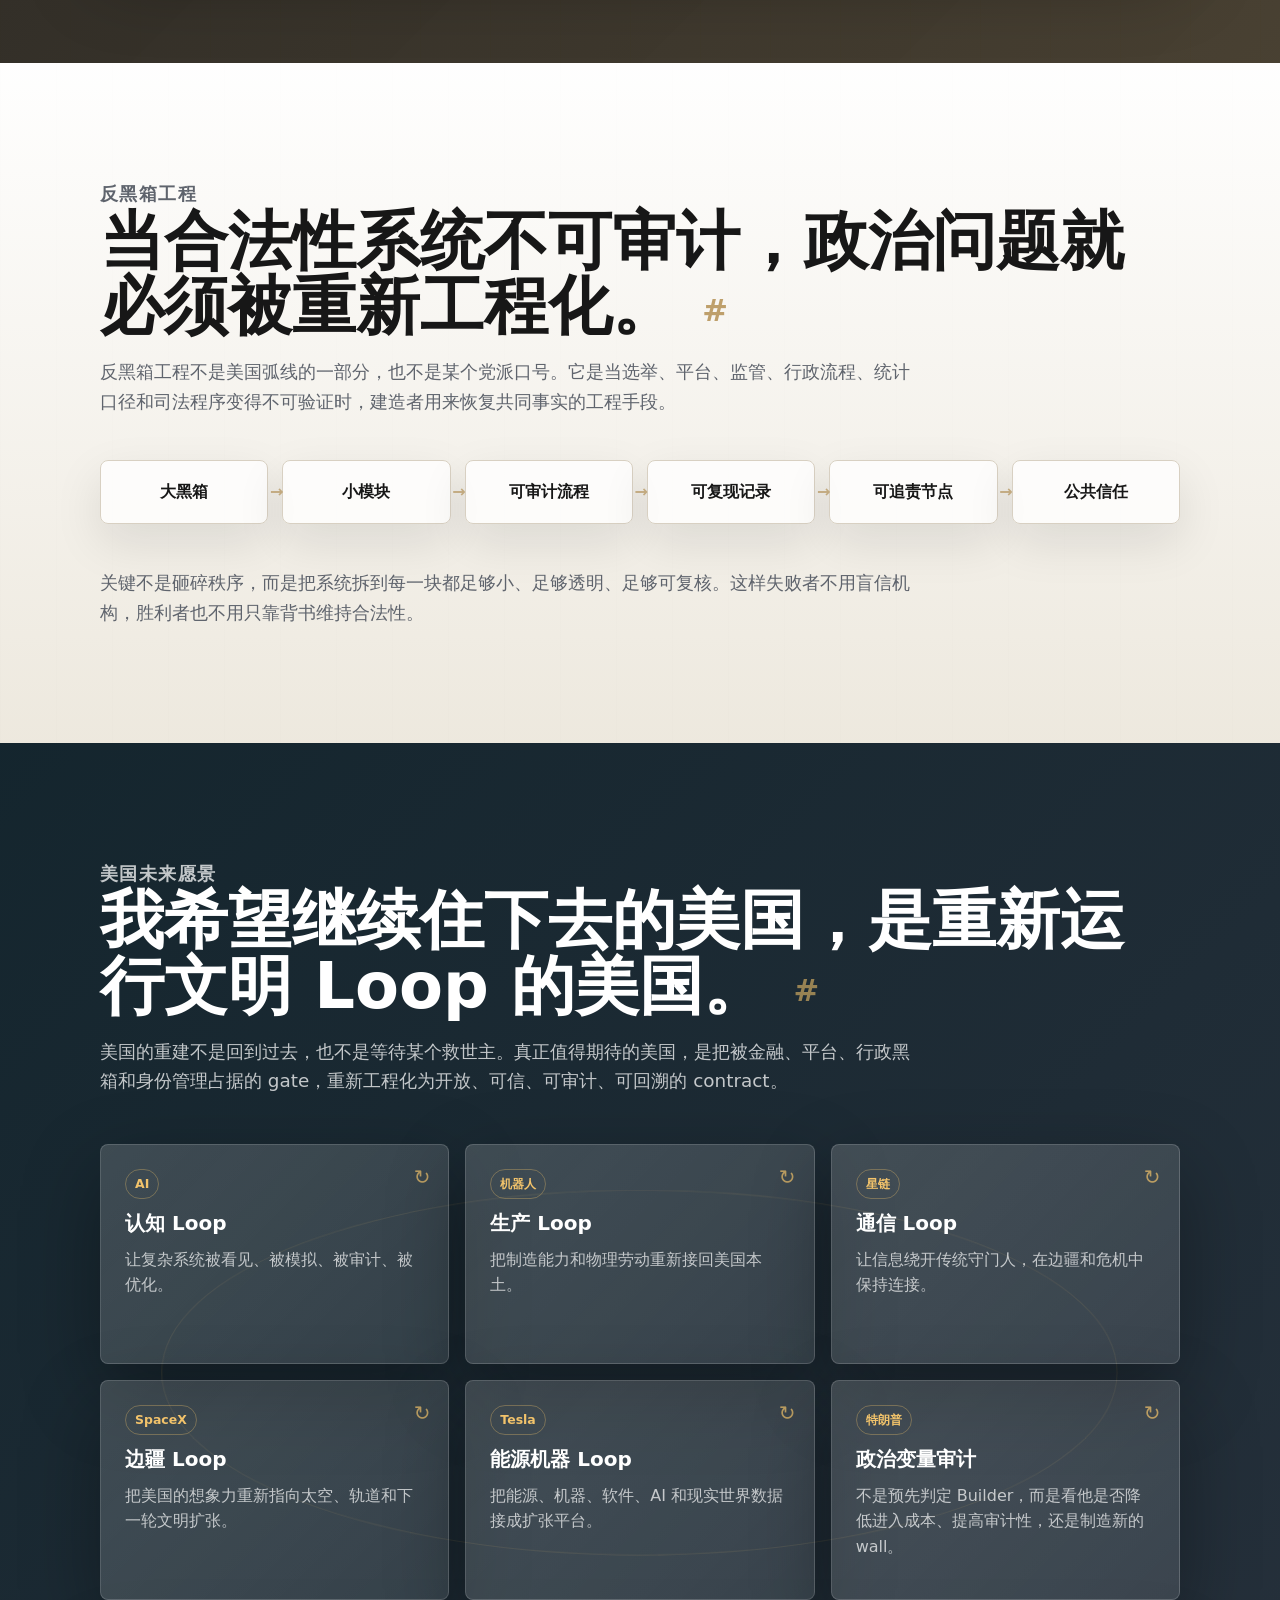
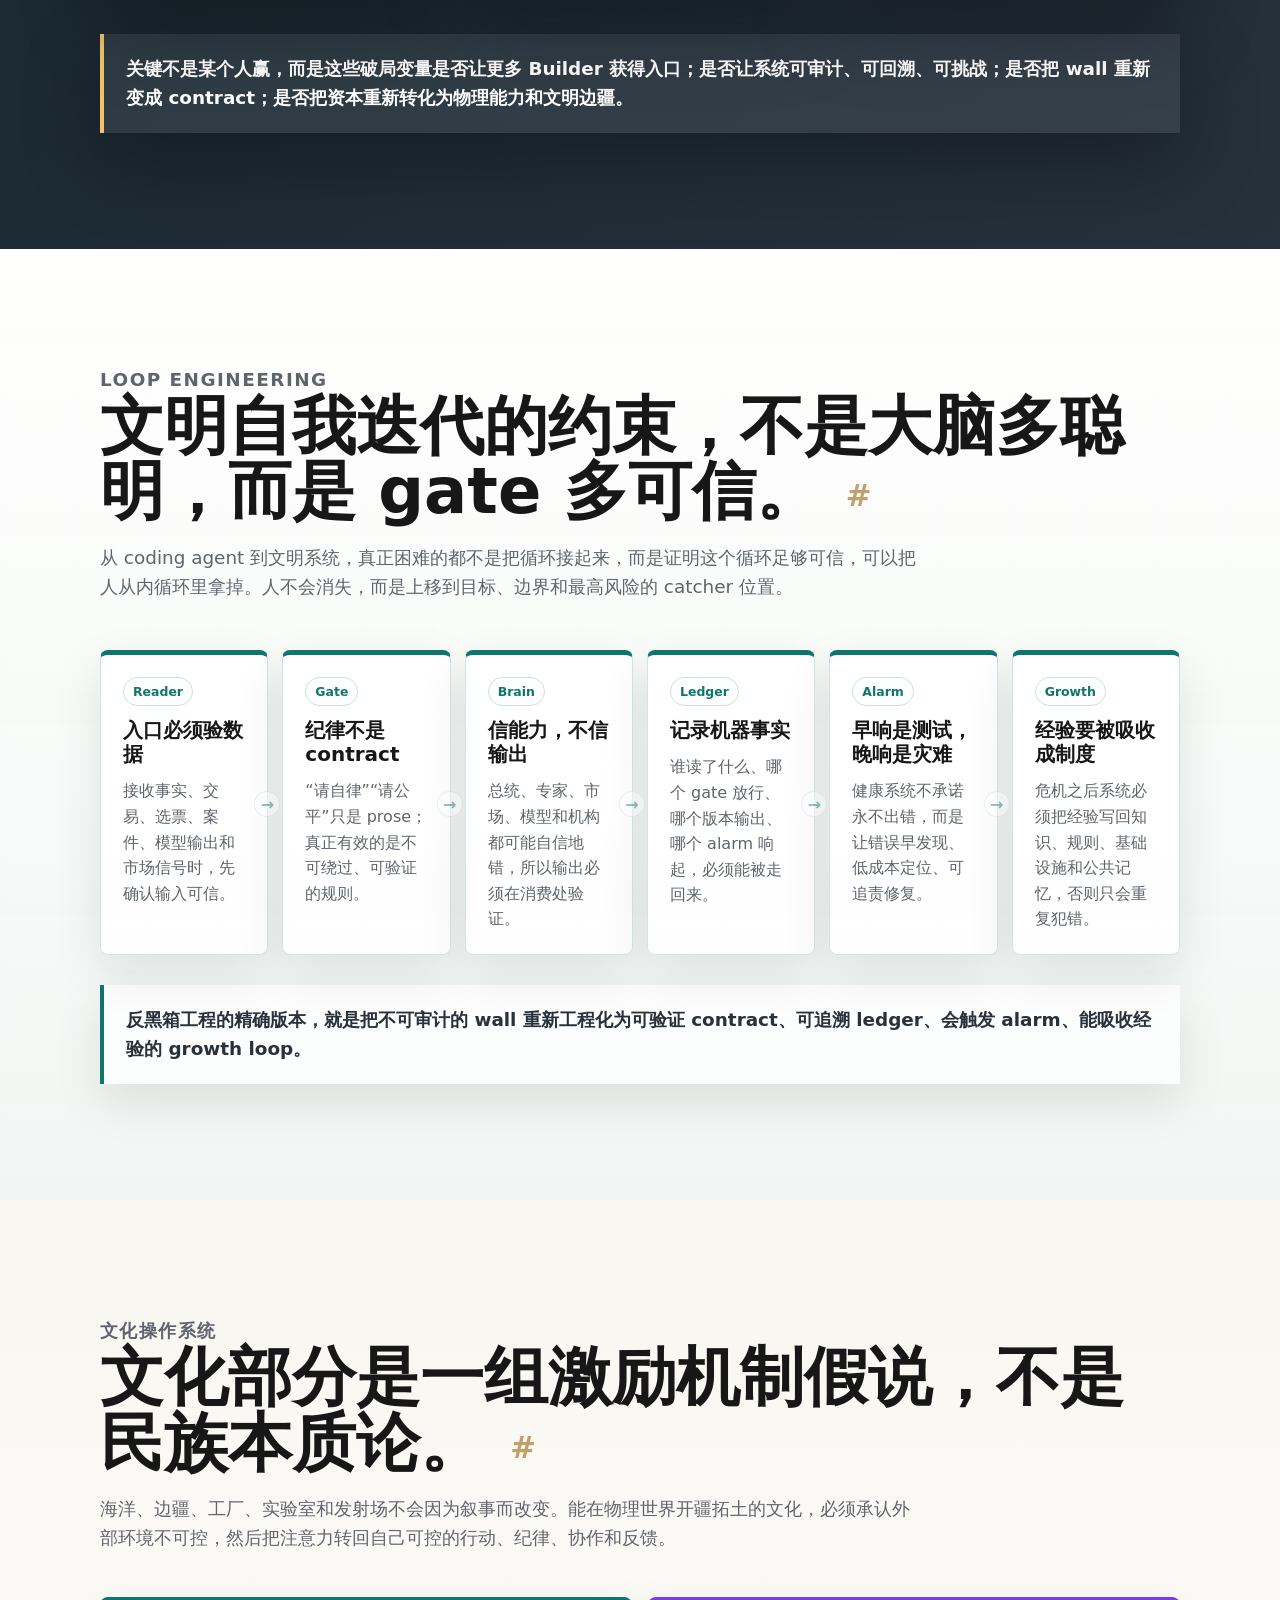
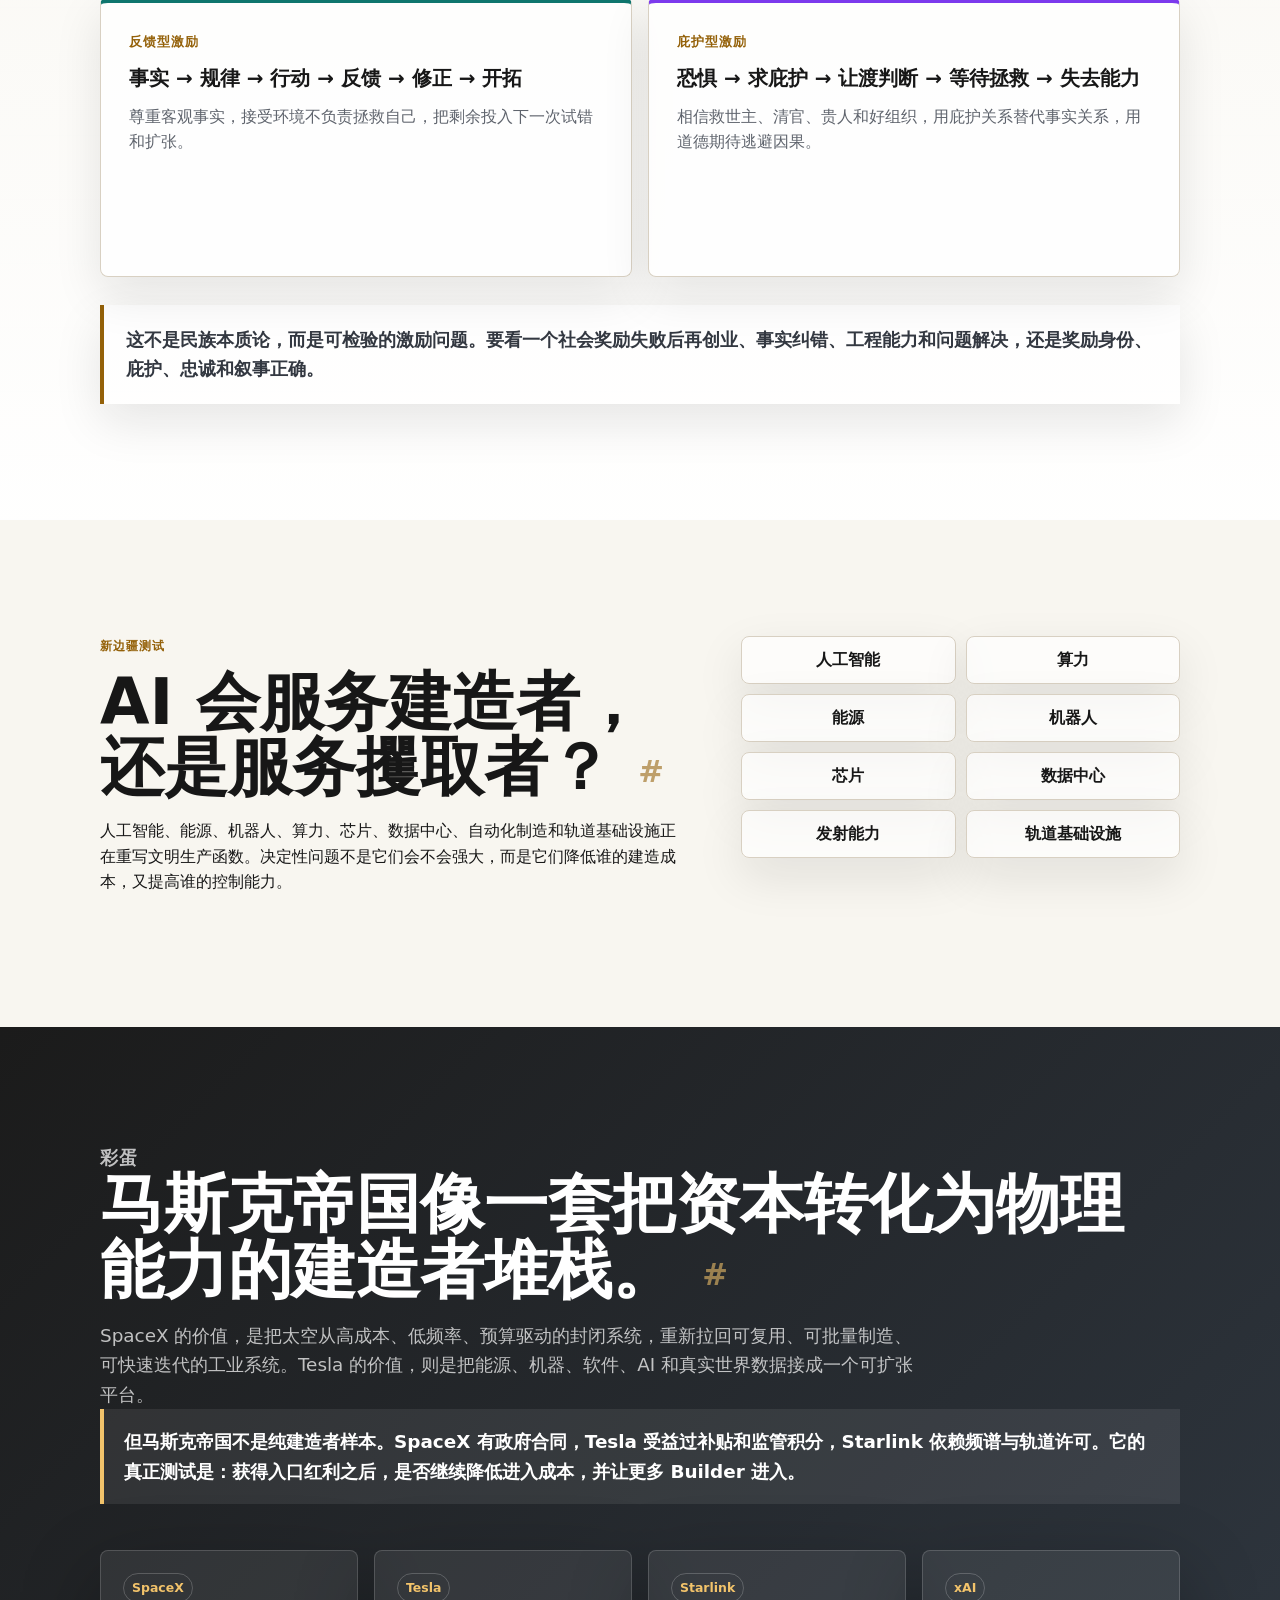
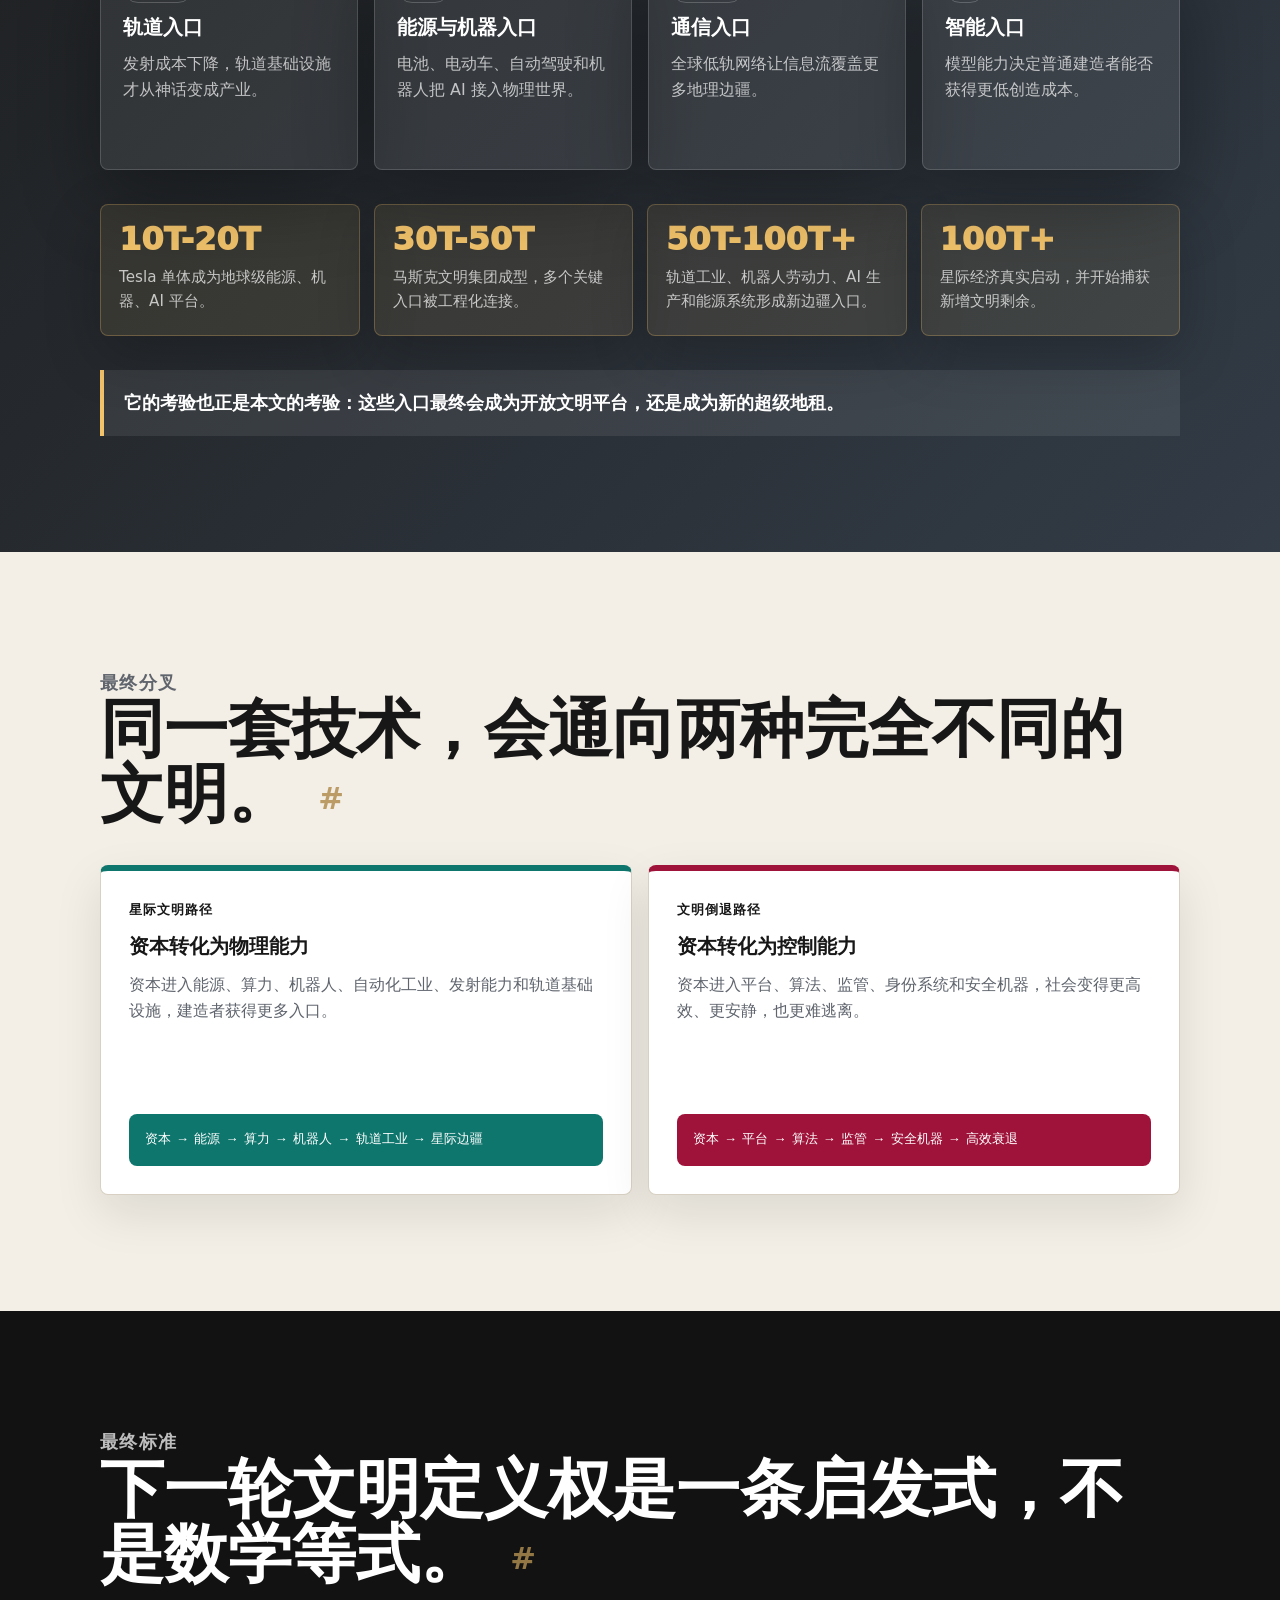
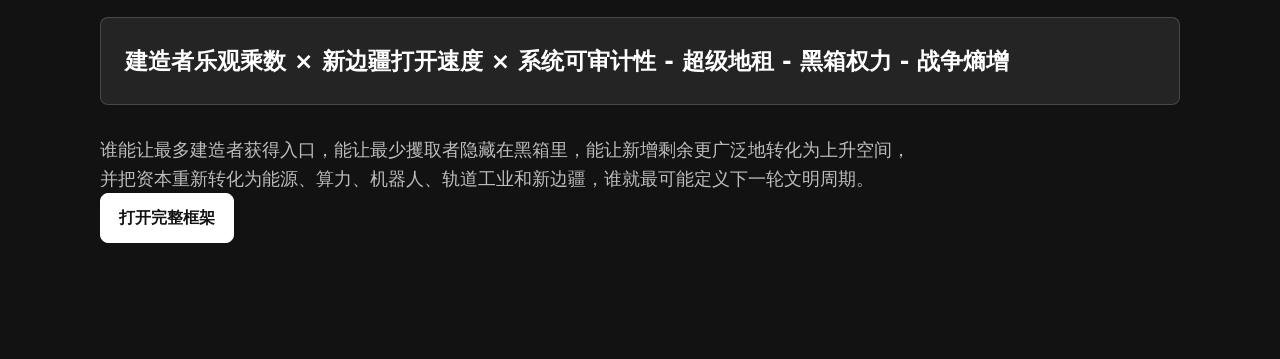
<file: articles/builder-taker-civilizational-dynamics.html>
<!doctype html>
<html lang="zh-CN">
  <head>
    <meta charset="utf-8">
    <meta http-equiv="refresh" content="0; url=../builder-taker/">
    <link rel="canonical" href="../builder-taker/">
    <title>建造者与攫取者</title>
  </head>
  <body>
    <p><a href="../builder-taker/">建造者与攫取者</a></p>
  </body>
</html>
</file>
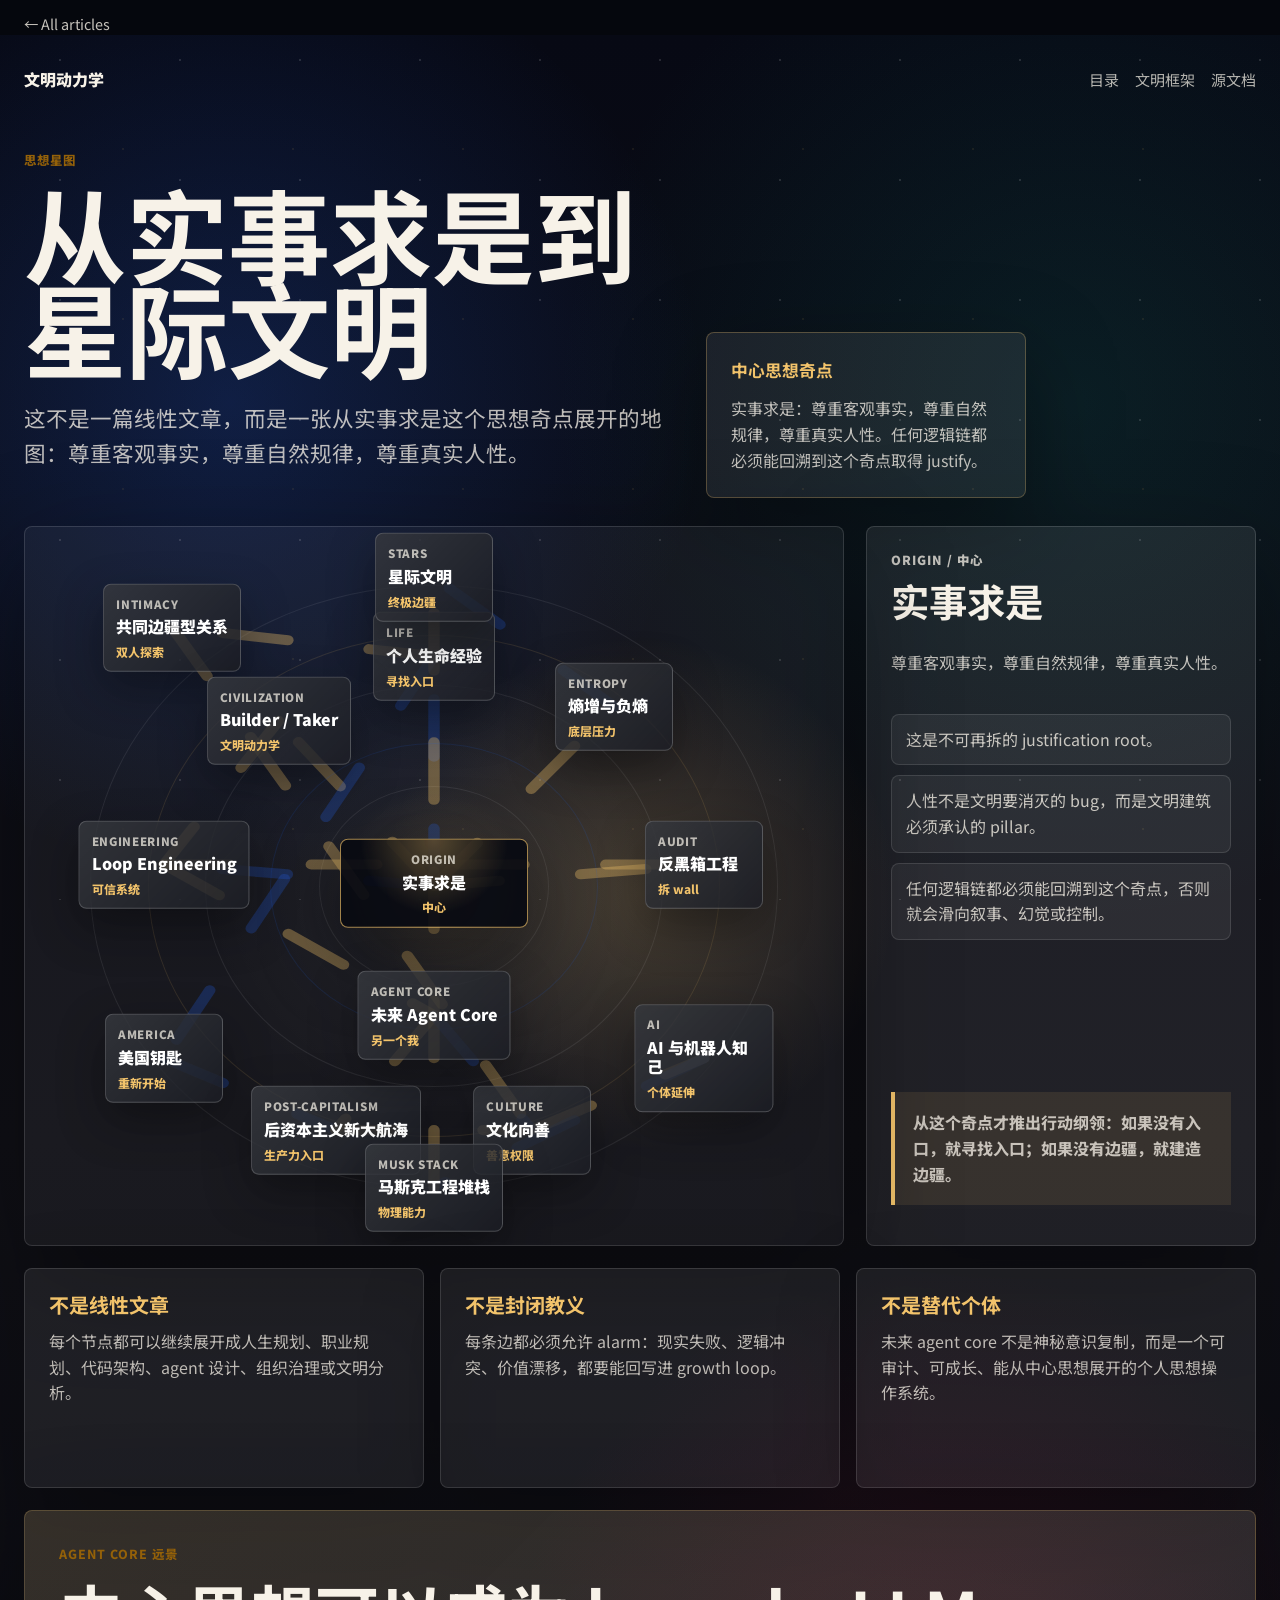
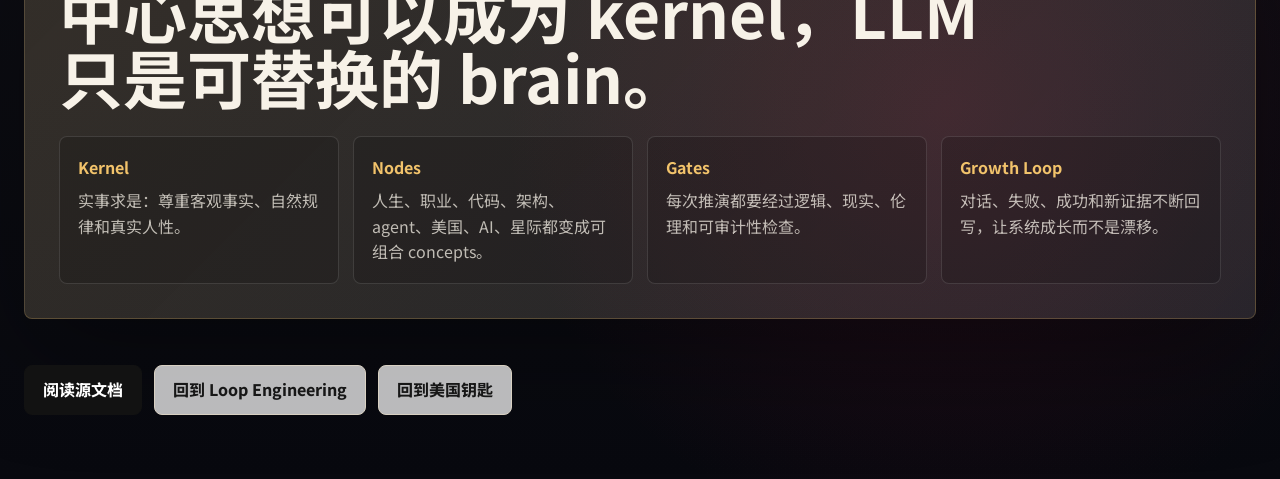
<file: articles/thought-starmap.html>
<!doctype html>
<html lang="zh-CN">
  <head>
    <meta charset="utf-8">
    <meta http-equiv="refresh" content="0; url=../thought-starmap/">
    <link rel="canonical" href="../thought-starmap/">
    <title>思想星图</title>
  </head>
  <body>
    <p><a href="../thought-starmap/">思想星图</a></p>
  </body>
</html>
</file>
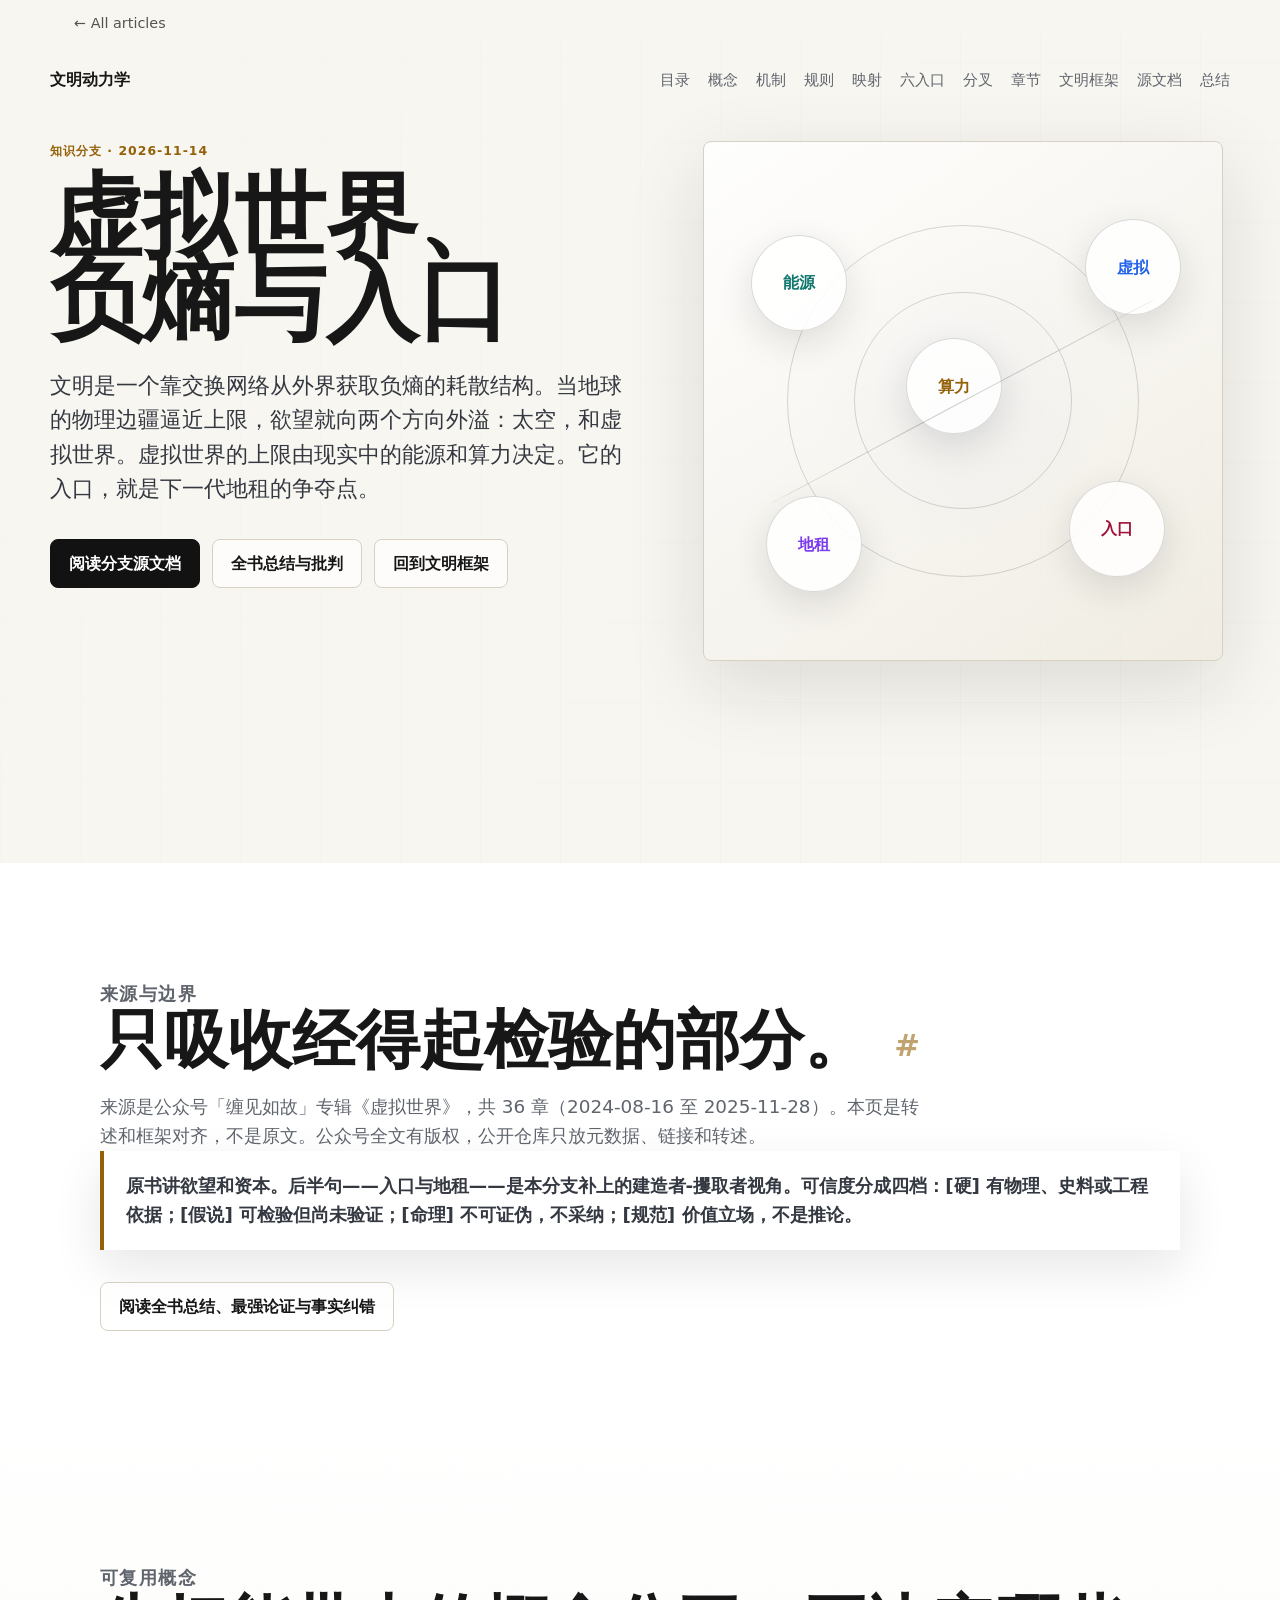
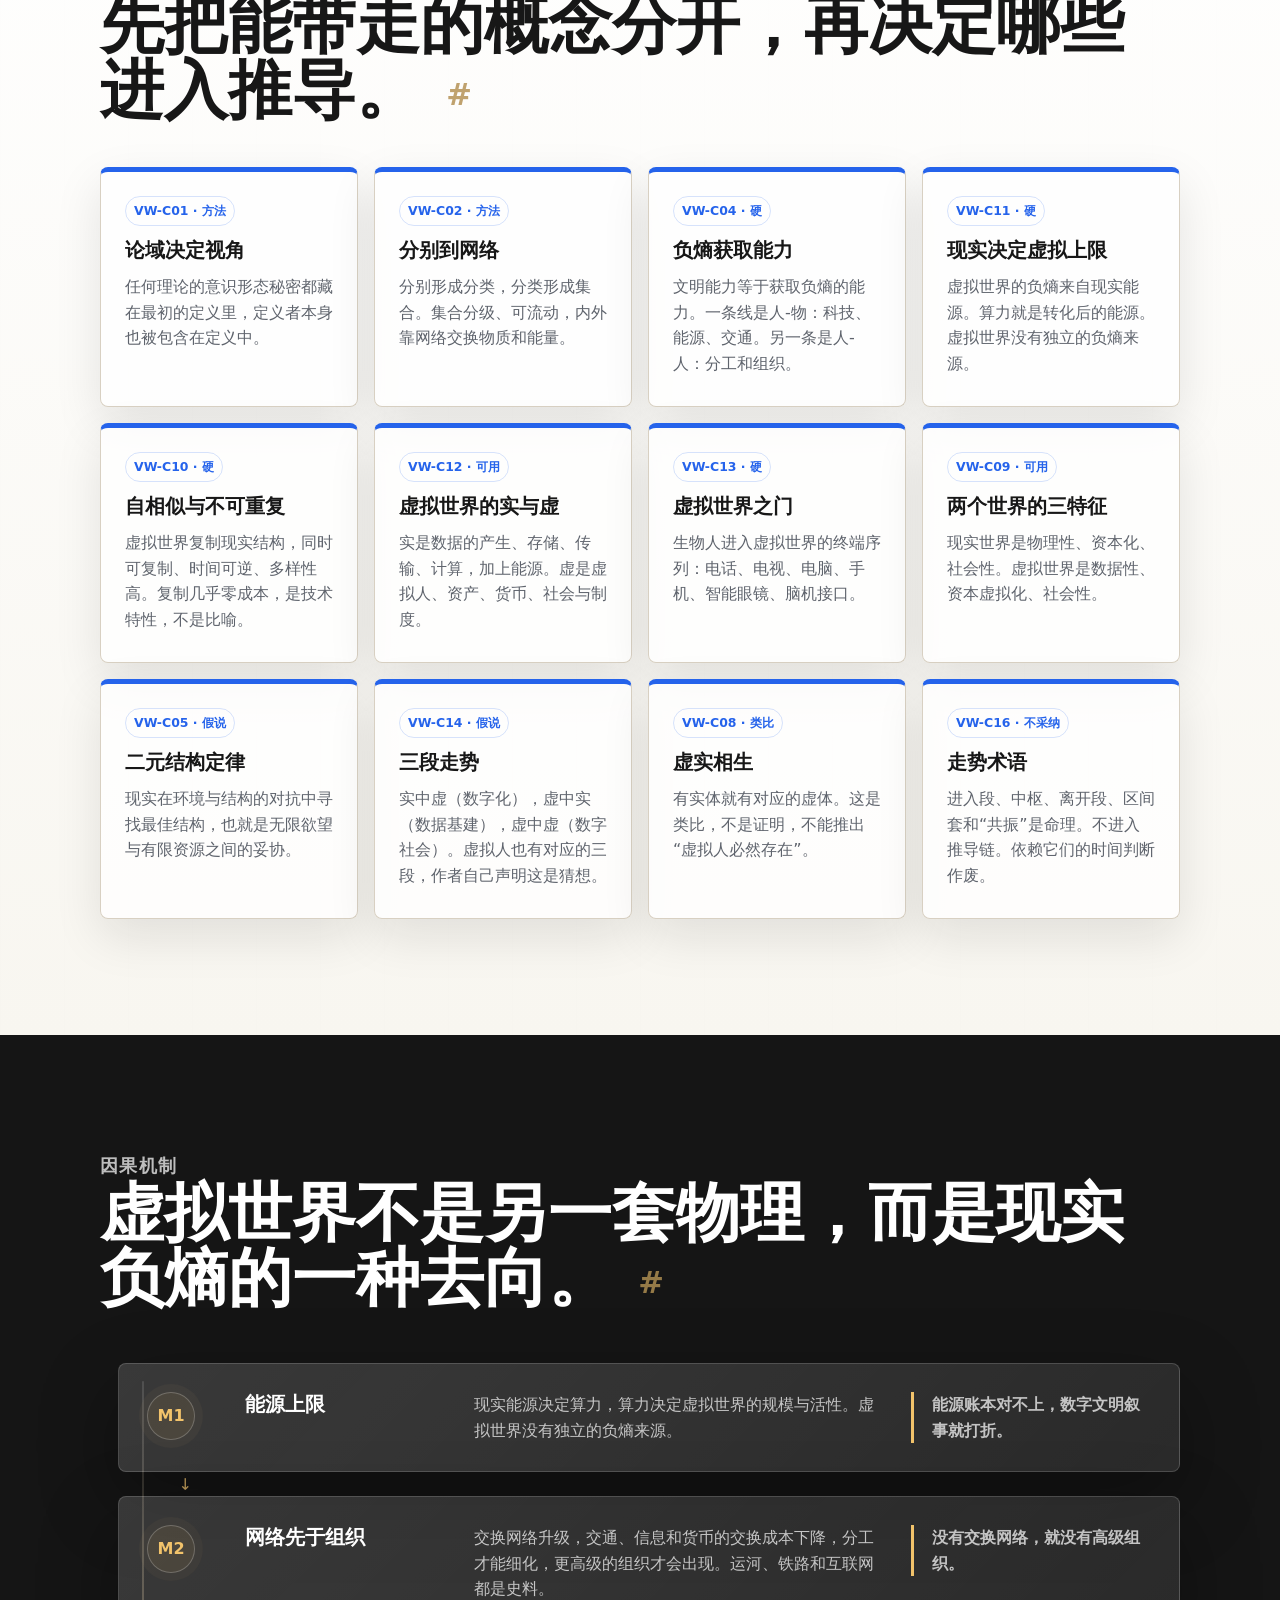
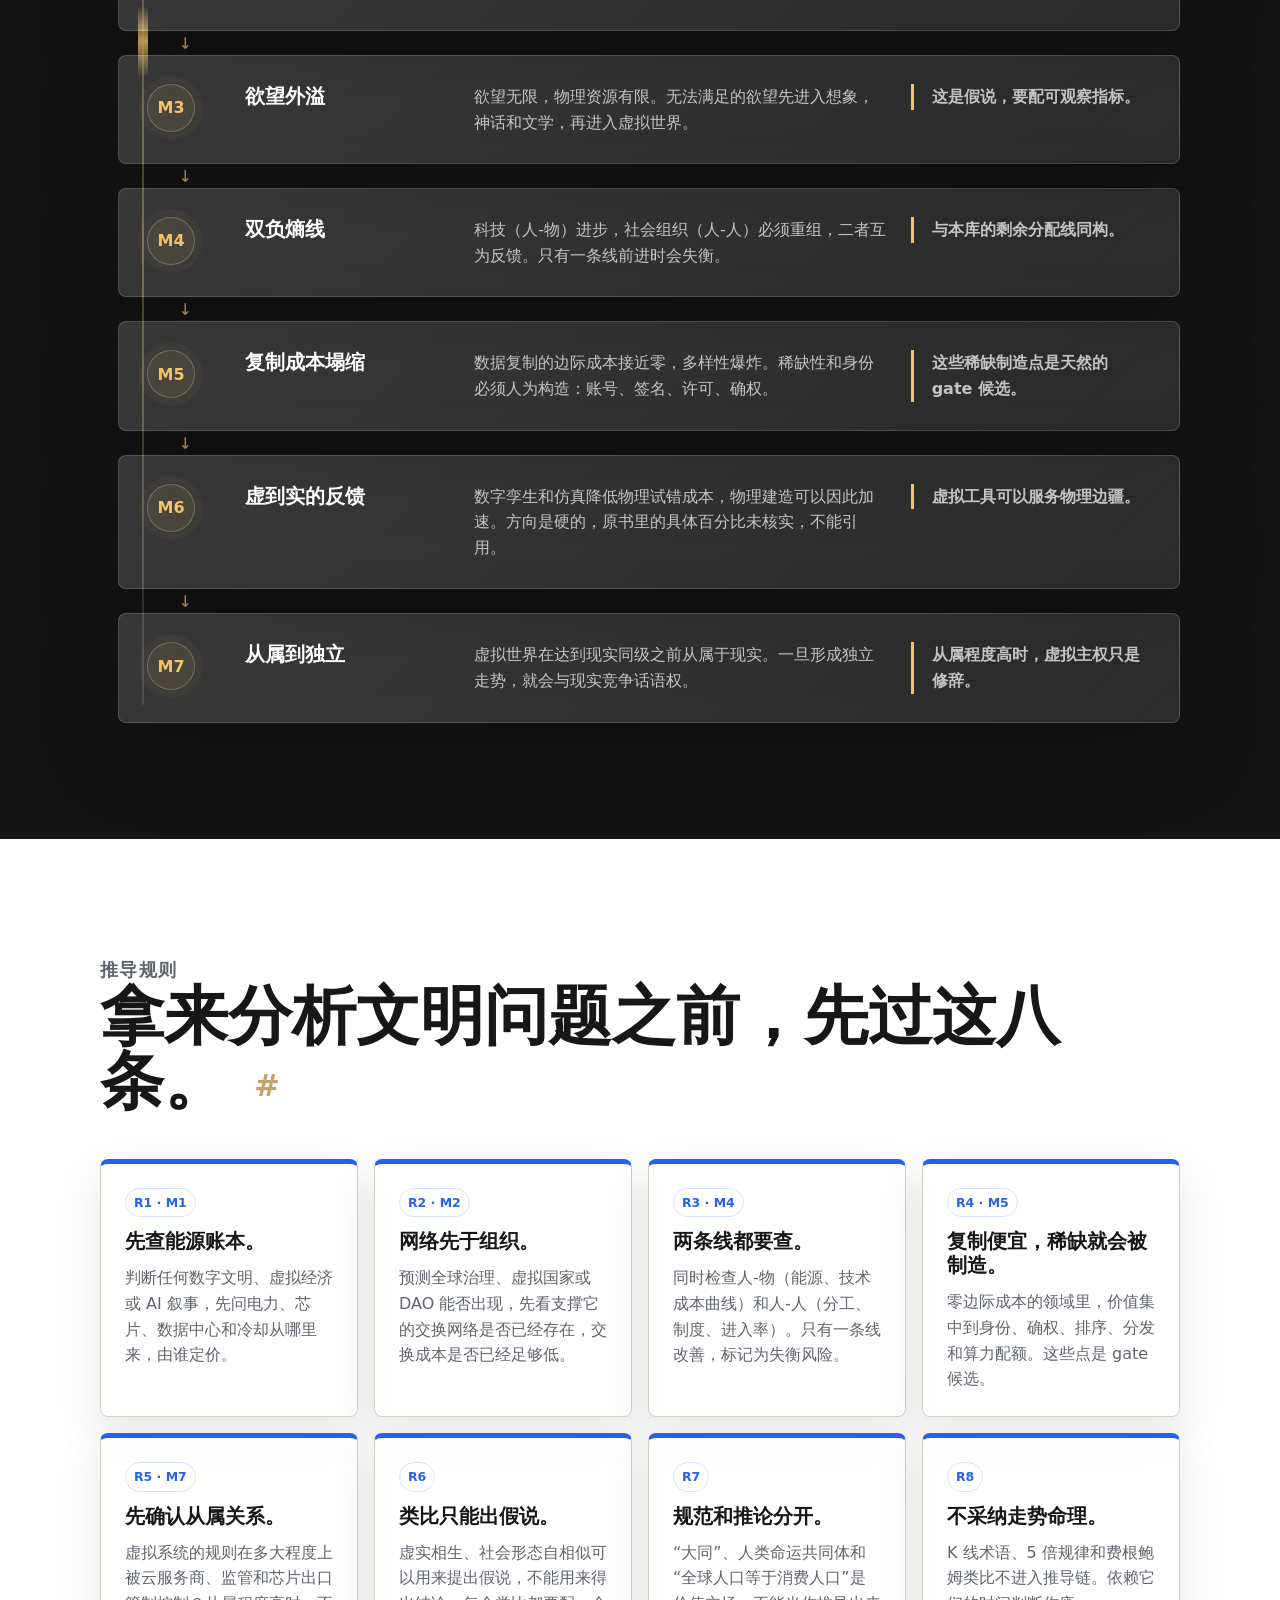
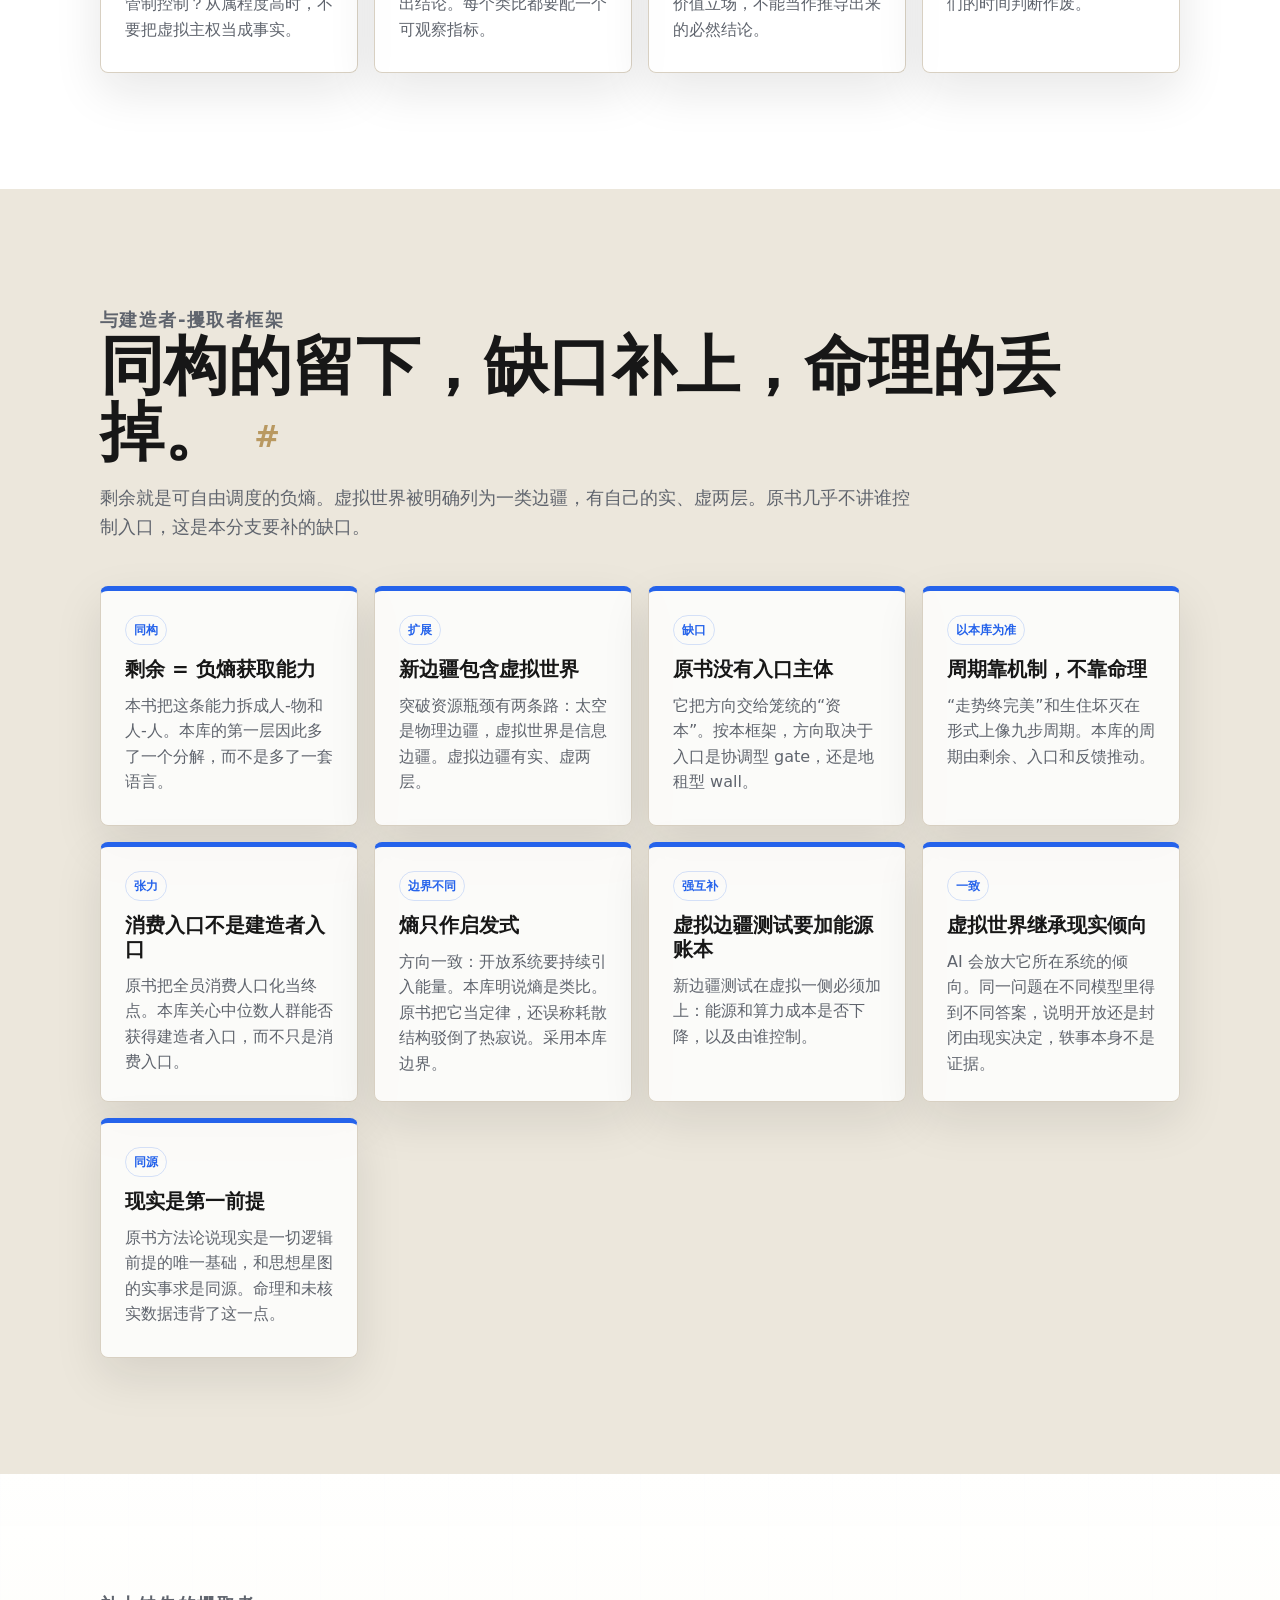
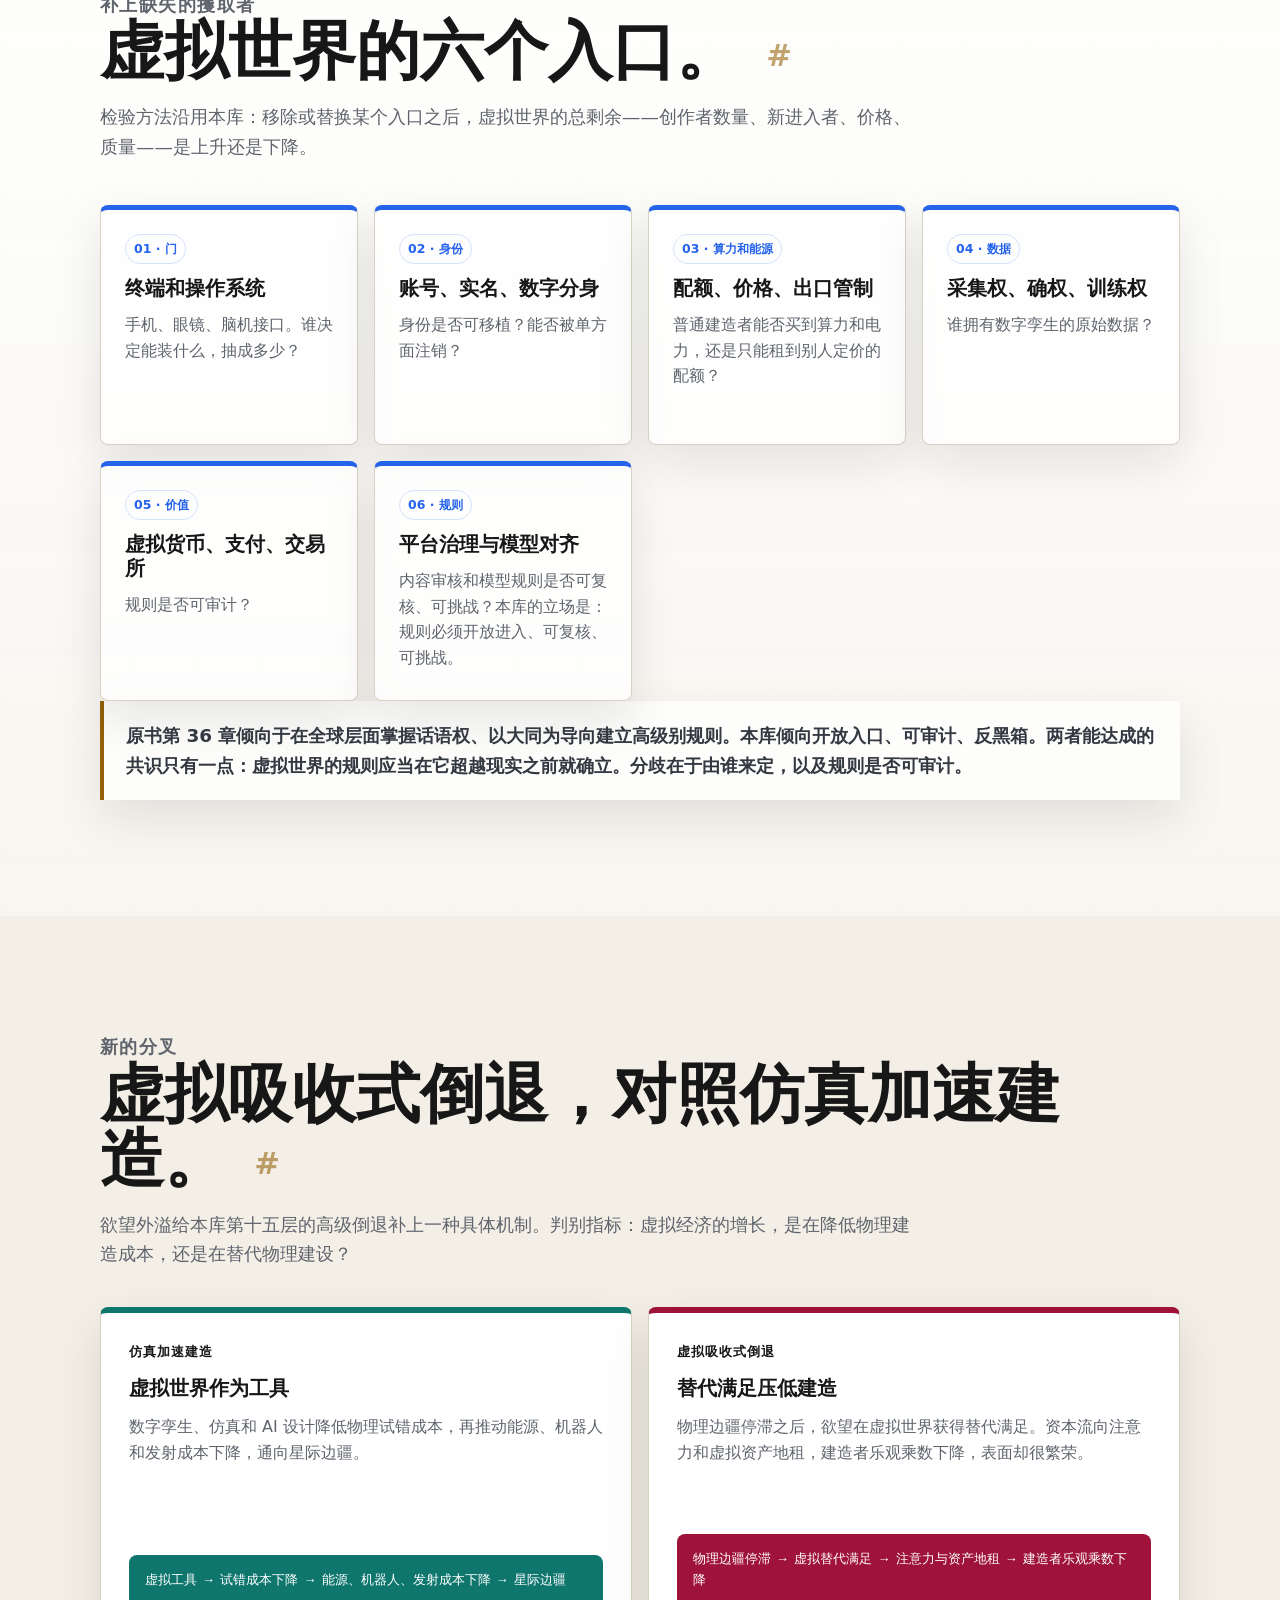
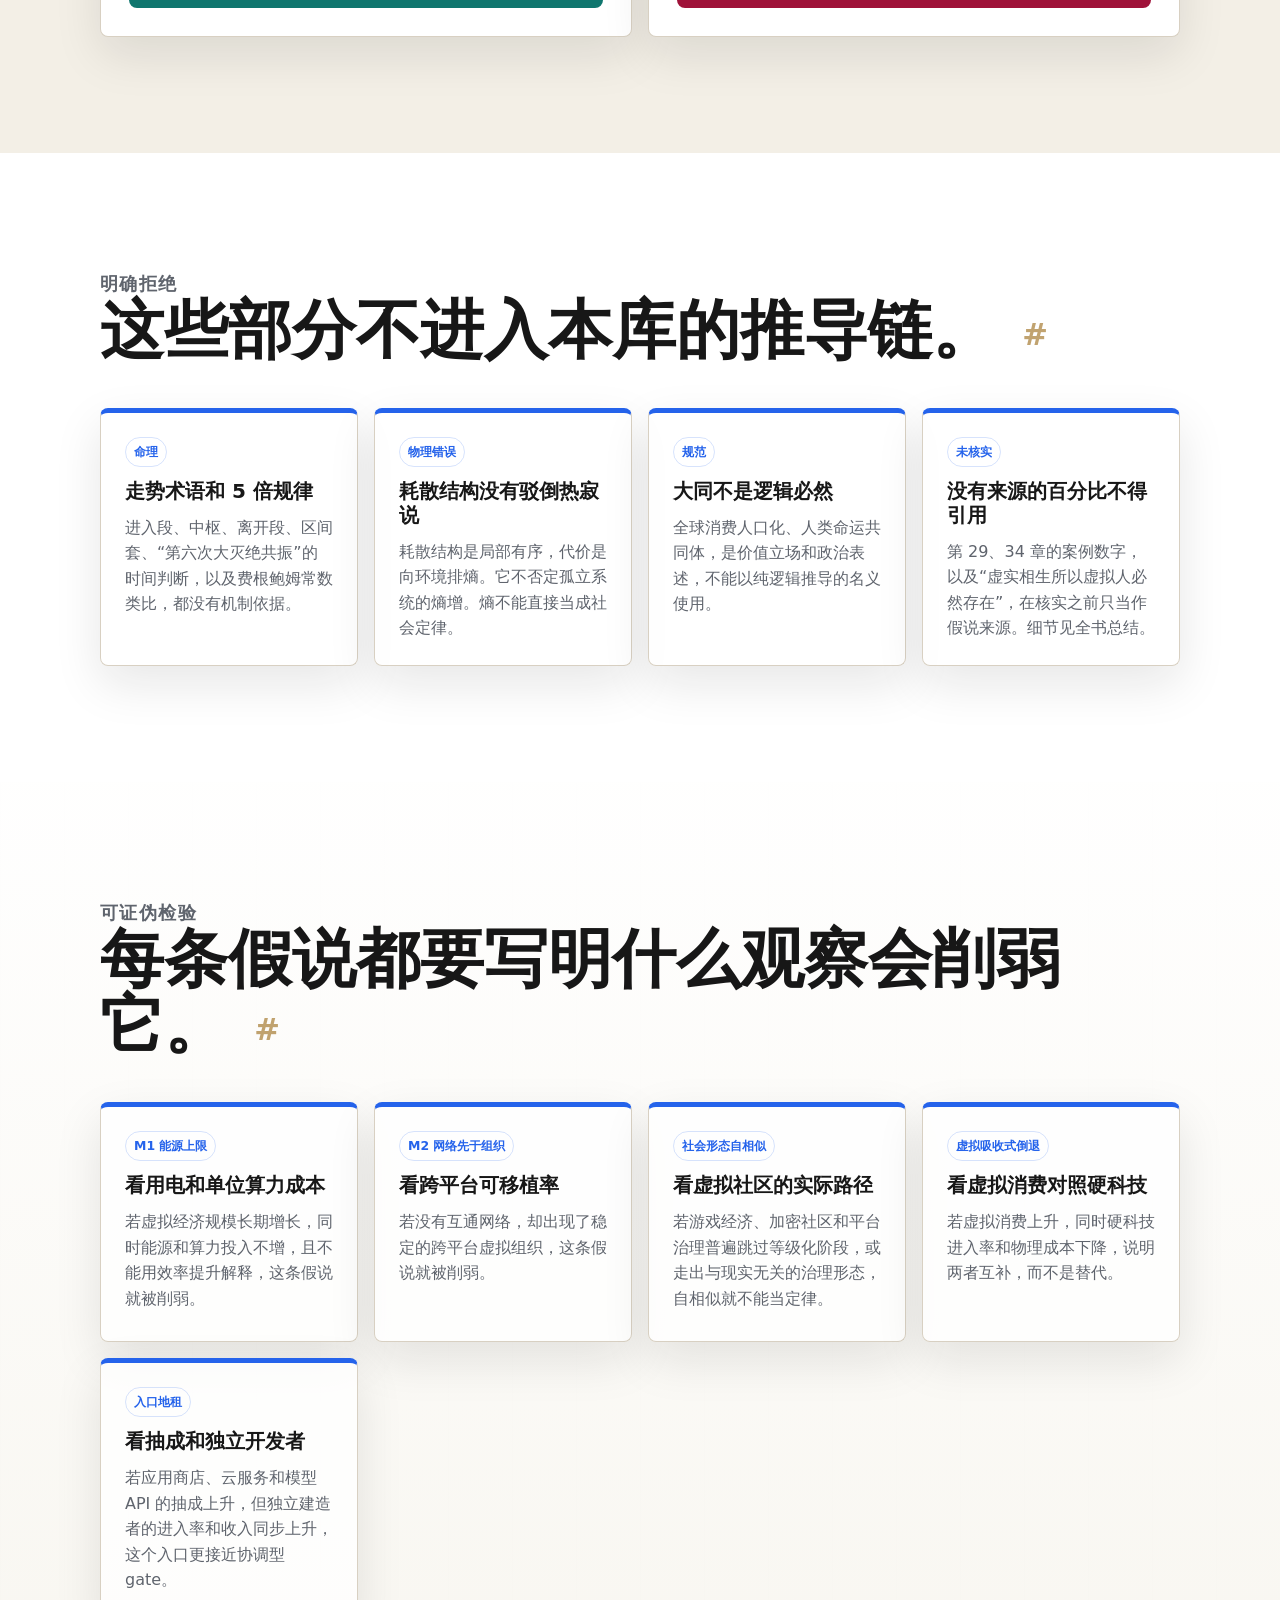
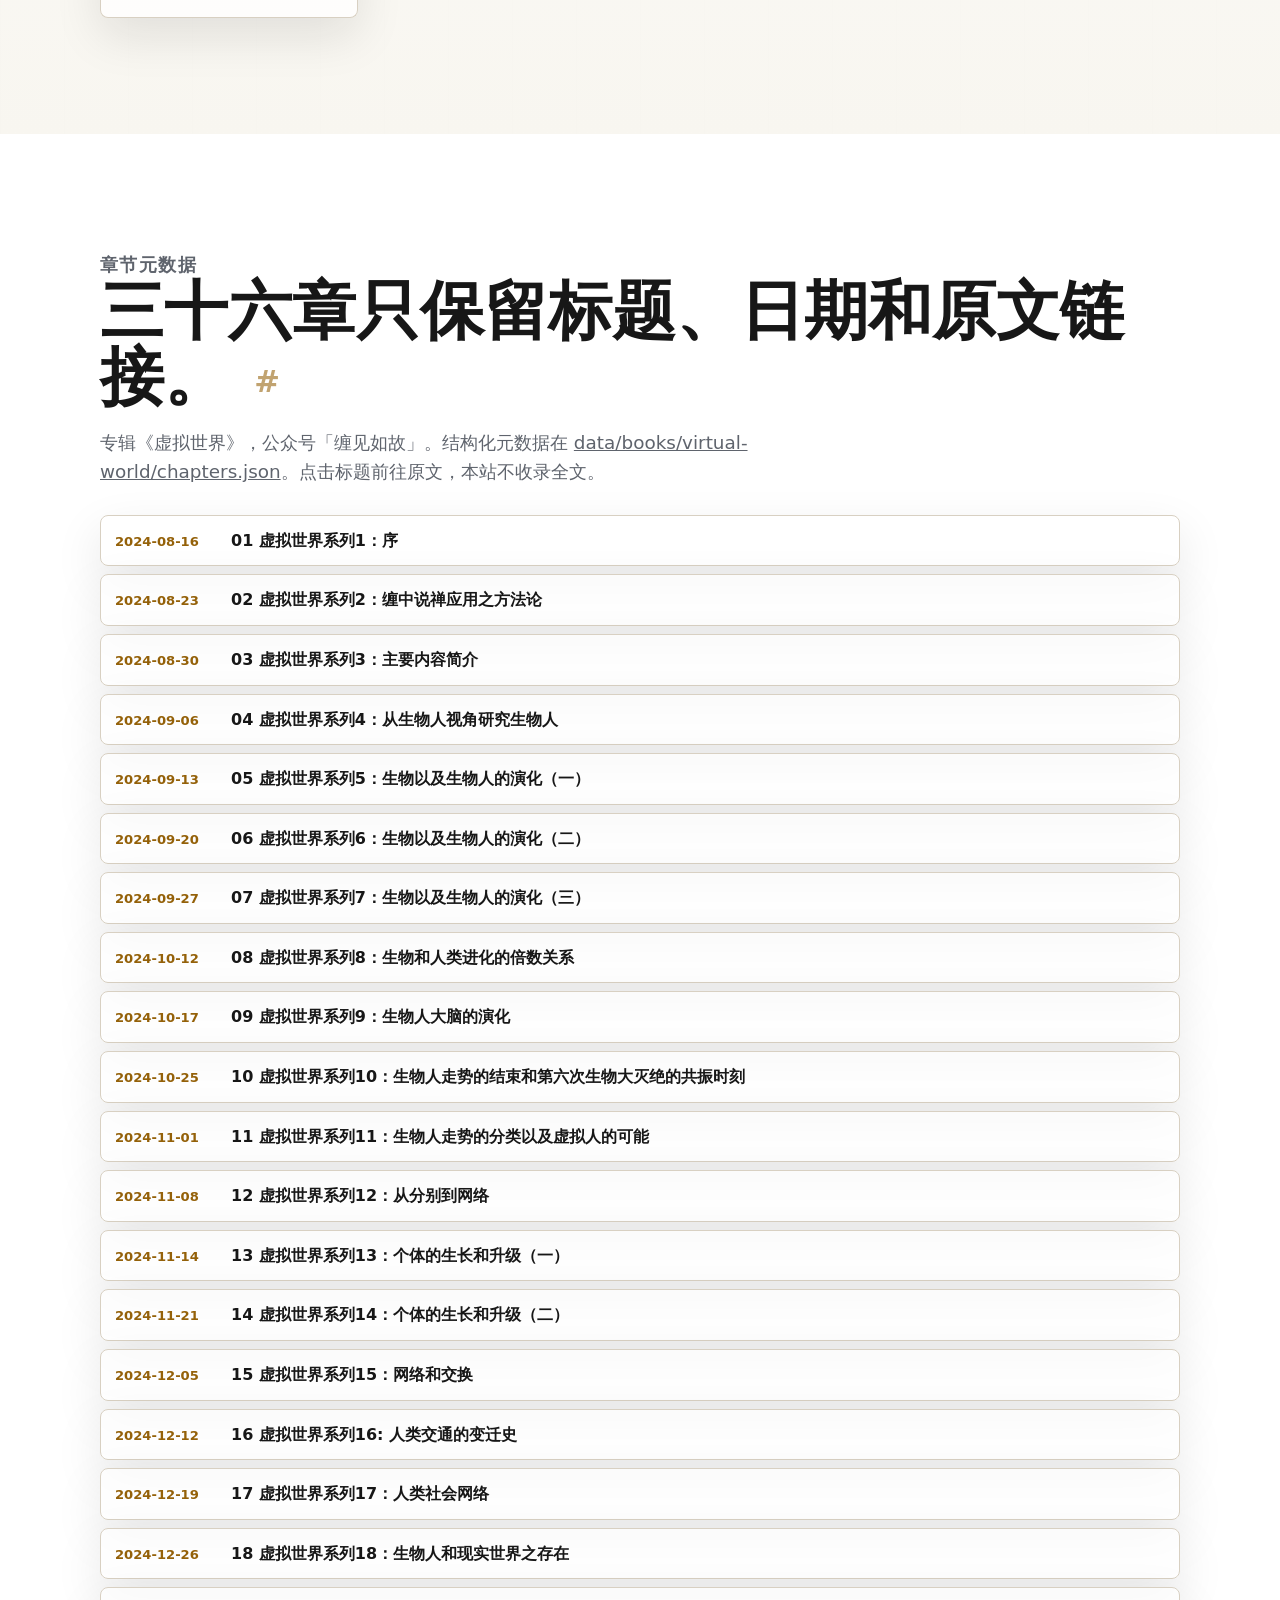
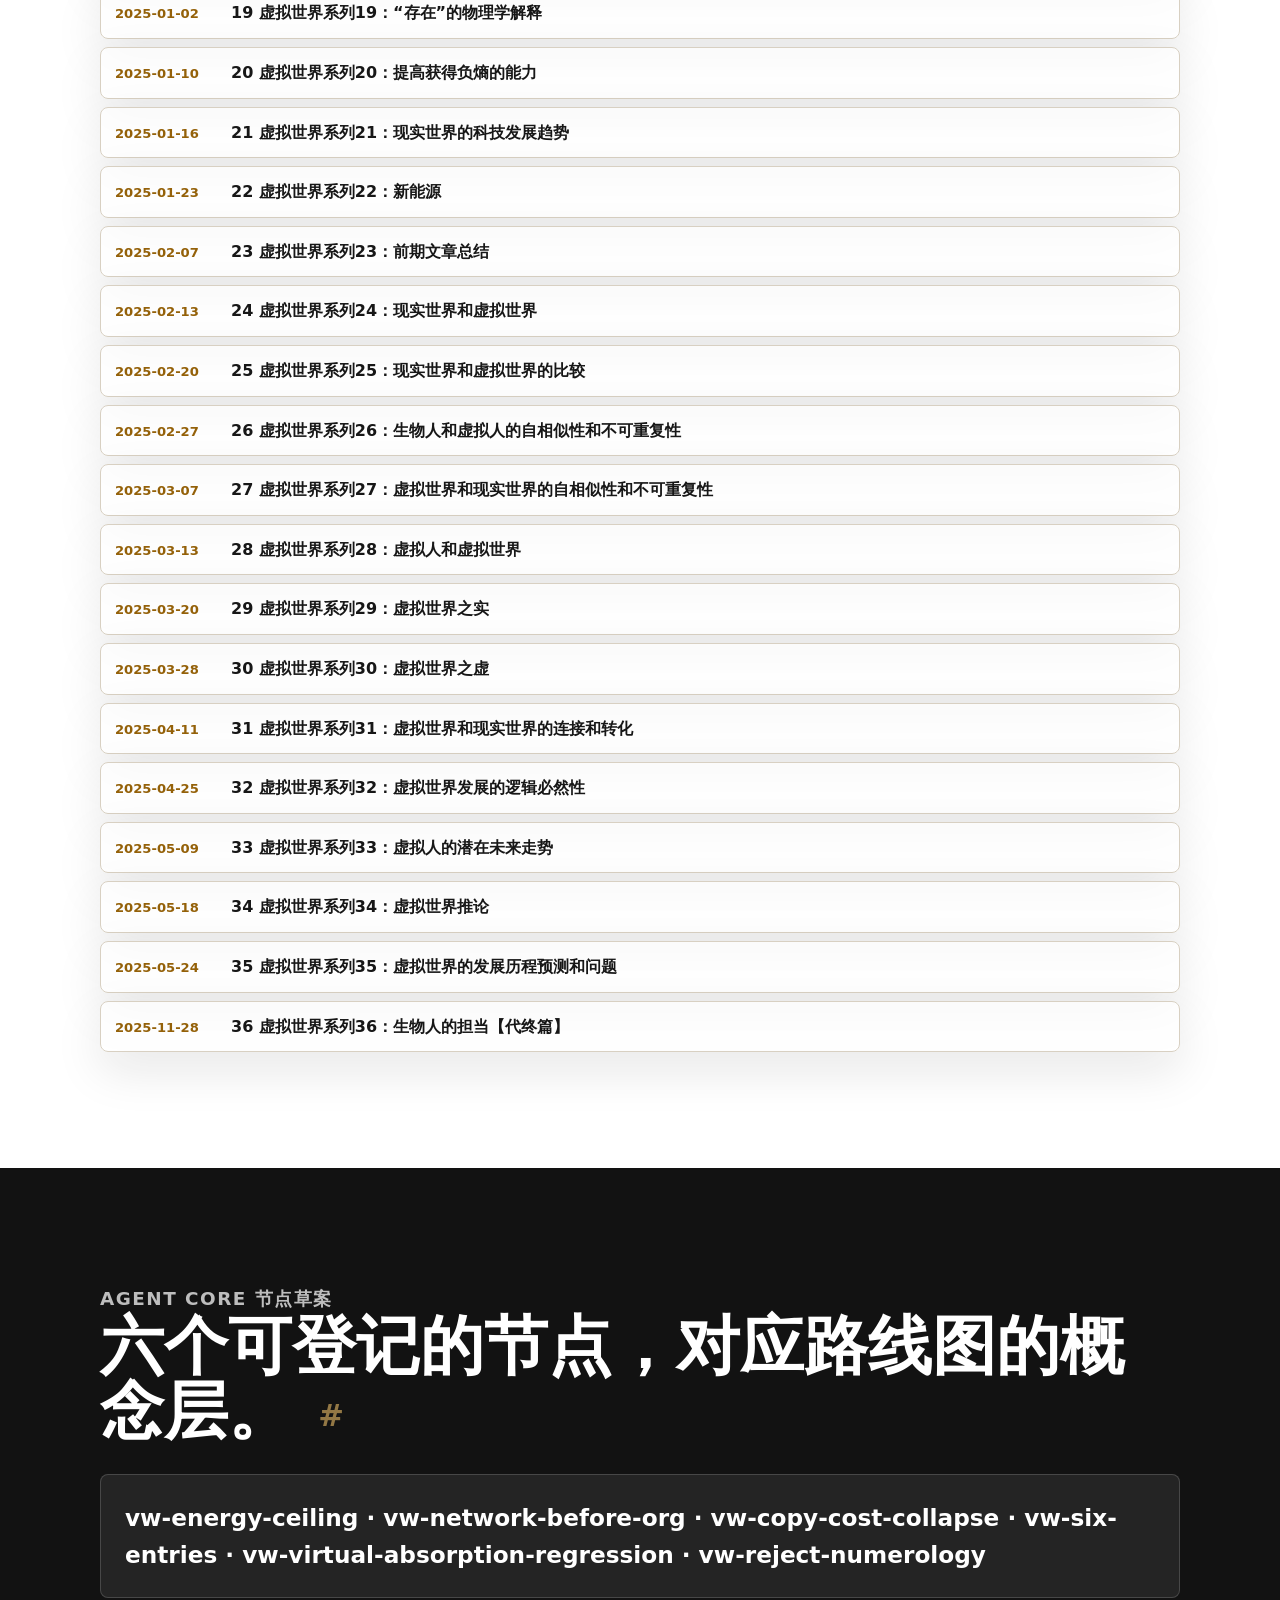
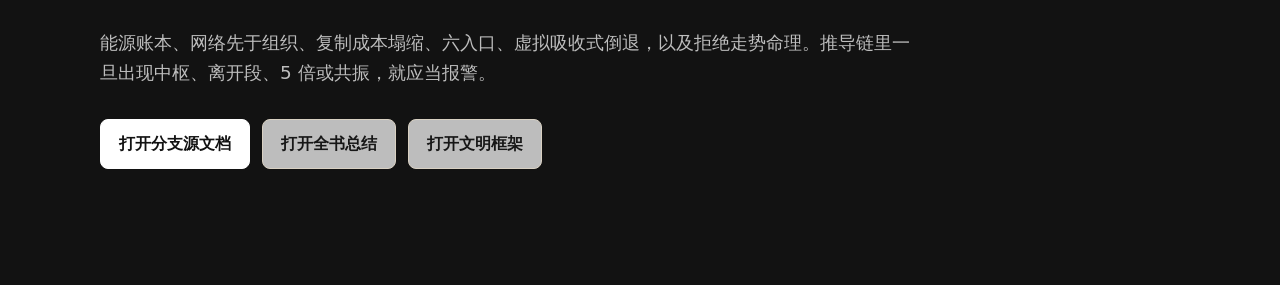
<file: articles/virtual-world.html>
<!doctype html>
<html lang="zh-CN">
  <head>
    <meta charset="utf-8">
    <meta http-equiv="refresh" content="0; url=../virtual-world/">
    <link rel="canonical" href="../virtual-world/">
    <title>虚拟世界、负熵与入口</title>
  </head>
  <body>
    <p><a href="../virtual-world/">虚拟世界、负熵与入口</a></p>
  </body>
</html>
</file>
<file: styles.css>
:root {
  color-scheme: light;
  --ink: #171717;
  --muted: #5f646d;
  --paper: #f8f6f0;
  --panel: #ffffff;
  --line: #d8d0c2;
  --builder: #0f766e;
  --frontier: #2563eb;
  --taker: #9f1239;
  --rent: #7c3aed;
  --gold: #946109;
  --shadow-soft: 0 18px 48px rgba(23, 23, 23, 0.1);
  --shadow-lift: 0 28px 70px rgba(23, 23, 23, 0.18);
  --shadow-dark-lift: 0 28px 80px rgba(0, 0, 0, 0.32);
}

* {
  box-sizing: border-box;
}

html {
  scroll-behavior: smooth;
}

body {
  margin: 0;
  background: var(--paper);
  color: var(--ink);
  font-family: Inter, "Noto Sans SC", ui-sans-serif, system-ui, -apple-system, BlinkMacSystemFont, "Segoe UI", sans-serif;
  line-height: 1.6;
}

a {
  color: inherit;
}

.hero,
.archive-hero {
  min-height: 92vh;
  padding: 24px;
  background:
    linear-gradient(120deg, rgba(248, 246, 240, 0.96), rgba(248, 246, 240, 0.72)),
    repeating-linear-gradient(90deg, rgba(23, 23, 23, 0.08) 0 1px, transparent 1px 80px),
    repeating-linear-gradient(0deg, rgba(23, 23, 23, 0.06) 0 1px, transparent 1px 80px);
}

.archive-hero {
  min-height: 72vh;
}

.topbar {
  max-width: 1180px;
  margin: 0 auto;
  display: flex;
  align-items: center;
  justify-content: space-between;
  gap: 24px;
  padding: 8px 0 48px;
}

.brand {
  font-weight: 800;
  text-decoration: none;
}

.navlinks {
  display: flex;
  flex-wrap: wrap;
  gap: 18px;
  color: var(--muted);
  font-size: 0.95rem;
}

.navlinks a {
  text-decoration: none;
}

.navlinks a:hover {
  color: var(--ink);
}

.hero-grid {
  max-width: 1180px;
  margin: 0 auto;
  display: grid;
  grid-template-columns: minmax(0, 1.05fr) minmax(320px, 0.95fr);
  align-items: center;
  gap: 56px;
}

.archive-intro {
  max-width: 1180px;
  margin: 0 auto;
  padding: 8vh 0 12vh;
}

.hero-copy {
  padding-bottom: 8vh;
}

.eyebrow,
.section-kicker {
  margin: 0 0 14px;
  color: var(--gold);
  font-size: 0.78rem;
  font-weight: 800;
  letter-spacing: 0.08em;
  text-transform: uppercase;
}

h1,
h2,
h3,
p {
  overflow-wrap: break-word;
  word-break: normal;
}

h1 {
  max-width: 850px;
  margin: 0;
  font-size: clamp(3.4rem, 12vw, 9rem);
  line-height: 0.9;
  letter-spacing: 0;
}

h2 {
  margin: 0 0 18px;
  font-size: clamp(2rem, 5vw, 4rem);
  line-height: 1.02;
  letter-spacing: 0;
}

.anchor-link {
  display: inline-flex;
  align-items: center;
  justify-content: center;
  width: 0.86em;
  height: 0.86em;
  margin-left: 0.12em;
  border-radius: 6px;
  color: var(--gold);
  font-size: 0.48em;
  line-height: 1;
  text-decoration: none;
  vertical-align: middle;
  opacity: 0.58;
  transition: opacity 160ms ease, transform 160ms ease, background 160ms ease, color 160ms ease;
}

.anchor-link:hover,
.anchor-link:focus-visible {
  background: rgba(183, 121, 31, 0.12);
  color: var(--gold);
  opacity: 1;
  outline: none;
  transform: translateY(-1px);
}

.logic-band .anchor-link,
.american-key .anchor-link,
.loop-vision .anchor-link,
.musk-egg .anchor-link,
.formula-band .anchor-link {
  color: #f2c36b;
}

.logic-band .anchor-link:hover,
.logic-band .anchor-link:focus-visible,
.american-key .anchor-link:hover,
.american-key .anchor-link:focus-visible,
.loop-vision .anchor-link:hover,
.loop-vision .anchor-link:focus-visible,
.musk-egg .anchor-link:hover,
.musk-egg .anchor-link:focus-visible,
.formula-band .anchor-link:hover,
.formula-band .anchor-link:focus-visible {
  background: rgba(242, 195, 107, 0.16);
  color: #f2c36b;
}

h3 {
  margin: 0 0 12px;
  font-size: 1.25rem;
  line-height: 1.2;
}

.lede {
  max-width: 760px;
  margin: 28px 0 0;
  color: #343840;
  font-size: clamp(1.08rem, 2vw, 1.35rem);
}

.actions {
  display: flex;
  flex-wrap: wrap;
  gap: 12px;
  margin-top: 32px;
}

.button {
  display: inline-flex;
  align-items: center;
  justify-content: center;
  min-height: 44px;
  padding: 11px 18px;
  border: 1px solid var(--line);
  border-radius: 8px;
  background: rgba(255, 255, 255, 0.72);
  color: var(--ink);
  text-decoration: none;
  font-weight: 750;
}

.button.primary {
  border-color: #121212;
  background: #121212;
  color: #fff;
}

.signal-panel {
  min-height: 520px;
  display: grid;
  place-items: center;
}

.orbital-map {
  position: relative;
  width: min(100%, 520px);
  aspect-ratio: 1;
  border: 1px solid var(--line);
  border-radius: 8px;
  background:
    linear-gradient(145deg, rgba(255, 255, 255, 0.9), rgba(236, 231, 220, 0.62)),
    radial-gradient(circle at 50% 50%, rgba(37, 99, 235, 0.12), transparent 40%);
  overflow: hidden;
  box-shadow: 0 24px 80px rgba(23, 23, 23, 0.12);
}

.ring,
.axis {
  position: absolute;
  inset: 16%;
  border: 1px solid rgba(23, 23, 23, 0.16);
  border-radius: 50%;
}

.ring-two {
  inset: 29%;
}

.axis {
  inset: 50% 8% auto;
  height: 1px;
  border: 0;
  background: rgba(23, 23, 23, 0.2);
  transform: rotate(-28deg);
}

.node {
  position: absolute;
  display: grid;
  place-items: center;
  width: 96px;
  height: 96px;
  border: 1px solid rgba(23, 23, 23, 0.16);
  border-radius: 50%;
  background: rgba(255, 255, 255, 0.86);
  font-weight: 850;
  box-shadow: 0 12px 36px rgba(23, 23, 23, 0.12);
}

.node.builder {
  left: 9%;
  top: 18%;
  color: var(--builder);
}

.node.surplus {
  left: 39%;
  top: 38%;
  color: var(--gold);
}

.node.frontier {
  right: 8%;
  top: 15%;
  color: var(--frontier);
}

.node.taker {
  right: 11%;
  bottom: 16%;
  color: var(--taker);
}

.node.rent {
  left: 12%;
  bottom: 13%;
  color: var(--rent);
}

.band,
.split,
.guardrail-band,
.logic-band,
.timeline-band,
.american-key,
.anti-blackbox,
.loop-vision,
.loop-engineering,
.culture-band,
.musk-egg,
.fork-band,
.formula-band,
.archive-band,
.closing {
  padding: 116px 24px;
}

.band {
  background: #fff;
}

.band.muted {
  background: #ece7dc;
}

.guardrail-band {
  background:
    linear-gradient(180deg, rgba(255, 255, 255, 0.96), rgba(248, 246, 240, 0.92)),
    repeating-linear-gradient(90deg, rgba(23, 23, 23, 0.055) 0 1px, transparent 1px 64px);
}

.guardrail-grid {
  display: grid;
  grid-template-columns: repeat(auto-fit, minmax(210px, 1fr));
  gap: 16px;
  margin-top: 44px;
}

.guardrail-grid article {
  min-height: 240px;
  display: flex;
  flex-direction: column;
  gap: 12px;
  padding: 24px;
  border: 1px solid var(--line);
  border-top: 5px solid var(--frontier);
  border-radius: 8px;
  background: rgba(255, 255, 255, 0.82);
  box-shadow: var(--shadow-soft);
  transition: transform 180ms ease, box-shadow 180ms ease, border-color 180ms ease, background 180ms ease;
}

.guardrail-grid article:hover {
  border-color: rgba(37, 99, 235, 0.32);
  background: rgba(255, 255, 255, 0.95);
  box-shadow: var(--shadow-lift);
  transform: translateY(-4px);
}

.guardrail-grid span {
  width: fit-content;
  padding: 4px 8px;
  border: 1px solid rgba(37, 99, 235, 0.18);
  border-radius: 999px;
  color: var(--frontier);
  font-size: 0.78rem;
  font-weight: 900;
}

.guardrail-grid h3,
.guardrail-grid p {
  margin: 0;
}

.guardrail-grid p {
  color: var(--muted);
}

.american-key {
  background:
    linear-gradient(135deg, rgba(18, 18, 18, 0.94), rgba(54, 45, 29, 0.9)),
    repeating-linear-gradient(90deg, rgba(242, 195, 107, 0.12) 0 1px, transparent 1px 70px),
    repeating-linear-gradient(0deg, rgba(255, 255, 255, 0.055) 0 1px, transparent 1px 70px);
  color: #fff;
}

.american-key .section-inner > p {
  color: rgba(255, 255, 255, 0.76);
}

.key-grid {
  display: grid;
  grid-template-columns: repeat(3, minmax(0, 1fr));
  gap: 16px;
  margin: 46px 0 30px;
}

@media (max-width: 980px) {
  .key-grid {
    grid-template-columns: repeat(2, minmax(0, 1fr));
  }
}

.key-grid article {
  min-height: 260px;
  display: flex;
  flex-direction: column;
  gap: 12px;
  padding: 24px;
  border: 1px solid rgba(242, 195, 107, 0.24);
  border-radius: 8px;
  background:
    linear-gradient(135deg, rgba(255, 255, 255, 0.105), rgba(255, 255, 255, 0.045)),
    rgba(255, 255, 255, 0.06);
  box-shadow: var(--shadow-dark-lift);
  transition: transform 180ms ease, border-color 180ms ease, background 180ms ease, box-shadow 180ms ease;
}

.key-grid article:hover {
  border-color: rgba(242, 195, 107, 0.5);
  background:
    linear-gradient(135deg, rgba(255, 255, 255, 0.14), rgba(255, 255, 255, 0.06)),
    rgba(255, 255, 255, 0.08);
  box-shadow: 0 34px 92px rgba(0, 0, 0, 0.42);
  transform: translateY(-4px);
}

.key-grid span {
  width: fit-content;
  padding: 4px 9px;
  border: 1px solid rgba(242, 195, 107, 0.32);
  border-radius: 999px;
  color: #f2c36b;
  font-size: 0.78rem;
  font-weight: 900;
}

.key-grid h3,
.key-grid p {
  margin: 0;
}

.key-grid p {
  color: rgba(255, 255, 255, 0.72);
}

.key-note {
  max-width: none !important;
  padding: 20px 22px;
  border-left: 4px solid #f2c36b;
  background: rgba(255, 255, 255, 0.08);
  color: #fff !important;
  box-shadow: var(--shadow-dark-lift);
  font-weight: 760;
}

.logic-band {
  background: #151515;
  color: #fff;
}

.logic-band .section-inner > p,
.logic-step p {
  color: rgba(255, 255, 255, 0.72);
}

.logic-stack {
  position: relative;
  display: grid;
  gap: 24px;
  margin-top: 52px;
  padding-left: 18px;
}

.logic-stack::before {
  content: "";
  position: absolute;
  left: 42px;
  top: 18px;
  bottom: 18px;
  width: 2px;
  border-radius: 999px;
  background:
    linear-gradient(180deg, transparent, rgba(242, 195, 107, 0.28), transparent),
    rgba(255, 255, 255, 0.12);
}

.logic-stack::after {
  content: "";
  position: absolute;
  left: 38px;
  top: 18px;
  width: 10px;
  height: 72px;
  border-radius: 999px;
  background: linear-gradient(180deg, transparent, rgba(242, 195, 107, 0.95), transparent);
  filter: blur(0.2px);
  animation: logic-flow 5.5s linear infinite;
}

.logic-step {
  position: relative;
  z-index: 1;
  display: grid;
  grid-template-columns: 76px minmax(0, 0.5fr) minmax(0, 1fr) minmax(220px, 0.58fr);
  gap: 22px;
  align-items: start;
  padding: 28px;
  border: 1px solid rgba(255, 255, 255, 0.16);
  border-radius: 8px;
  background:
    linear-gradient(135deg, rgba(255, 255, 255, 0.105), rgba(255, 255, 255, 0.045)),
    rgba(255, 255, 255, 0.055);
  box-shadow: var(--shadow-dark-lift);
  transform: translateY(0);
  transition: transform 180ms ease, border-color 180ms ease, background 180ms ease, box-shadow 180ms ease;
}

.logic-step::after {
  content: "→";
  position: absolute;
  left: 54px;
  top: calc(100% + 1px);
  width: 26px;
  height: 24px;
  display: grid;
  place-items: center;
  color: rgba(242, 195, 107, 0.78);
  font-size: 1rem;
  transform: rotate(90deg);
  animation: arrow-pulse 2.4s ease-in-out infinite;
}

.logic-step:last-child::after {
  display: none;
}

.logic-step:hover {
  border-color: rgba(242, 195, 107, 0.4);
  background:
    linear-gradient(135deg, rgba(255, 255, 255, 0.14), rgba(255, 255, 255, 0.055)),
    rgba(255, 255, 255, 0.075);
  box-shadow: 0 34px 92px rgba(0, 0, 0, 0.42);
  transform: translateY(-4px);
}

.step-index {
  display: grid;
  place-items: center;
  width: 48px;
  height: 48px;
  border: 1px solid rgba(255, 255, 255, 0.22);
  border-radius: 50%;
  background: rgba(242, 195, 107, 0.1);
  color: #f2c36b;
  font-weight: 900;
  box-shadow: 0 0 0 8px rgba(242, 195, 107, 0.035);
}

.logic-step h3,
.logic-step p {
  margin: 0;
}

.step-conclusion {
  padding-left: 18px;
  border-left: 3px solid #f2c36b;
  font-weight: 750;
}

.timeline-band {
  background: #fff;
}

.timeline {
  position: relative;
  display: grid;
  gap: 26px;
  margin-top: 52px;
}

.timeline::before {
  content: "";
  position: absolute;
  top: 10px;
  bottom: 10px;
  left: 18px;
  width: 2px;
  background:
    linear-gradient(180deg, rgba(183, 121, 31, 0.12), rgba(183, 121, 31, 0.56), rgba(183, 121, 31, 0.12)),
    var(--line);
}

.timeline-item {
  position: relative;
  display: grid;
  grid-template-columns: 52px minmax(0, 1fr);
  gap: 18px;
}

.timeline-marker {
  position: relative;
  z-index: 1;
  width: 38px;
  height: 38px;
  border: 2px solid #121212;
  border-radius: 50%;
  background: var(--paper);
  box-shadow: inset 0 0 0 8px #fff;
}

.timeline-marker::after {
  content: "";
  position: absolute;
  inset: -7px;
  border: 1px solid rgba(183, 121, 31, 0.3);
  border-radius: 50%;
  animation: marker-breathe 3.8s ease-in-out infinite;
}

.timeline-content {
  padding: 24px;
  border: 1px solid var(--line);
  border-radius: 8px;
  background: rgba(248, 246, 240, 0.58);
  box-shadow: var(--shadow-soft);
  transition: transform 180ms ease, box-shadow 180ms ease, border-color 180ms ease, background 180ms ease;
}

.timeline-item:hover .timeline-content {
  border-color: rgba(183, 121, 31, 0.42);
  background: rgba(255, 255, 255, 0.82);
  box-shadow: var(--shadow-lift);
  transform: translateY(-3px);
}

.timeline-date {
  margin: 0 0 8px;
  color: var(--gold);
  font-size: 0.82rem;
  font-weight: 850;
}

.timeline-content p:last-child {
  margin-bottom: 0;
  color: var(--muted);
}

.anti-blackbox {
  background:
    linear-gradient(180deg, rgba(255, 255, 255, 0.94), rgba(236, 231, 220, 0.9)),
    repeating-linear-gradient(90deg, rgba(23, 23, 23, 0.07) 0 1px, transparent 1px 56px);
}

.culture-band {
  background:
    linear-gradient(180deg, rgba(248, 246, 240, 0.94), rgba(255, 255, 255, 0.96)),
    repeating-linear-gradient(0deg, rgba(23, 23, 23, 0.055) 0 1px, transparent 1px 64px);
}

.culture-grid {
  display: grid;
  grid-template-columns: repeat(2, minmax(0, 1fr));
  gap: 16px;
  margin: 44px 0 28px;
}

.culture-grid article {
  min-height: 280px;
  display: flex;
  flex-direction: column;
  gap: 14px;
  padding: 28px;
  border: 1px solid var(--line);
  border-radius: 8px;
  background: rgba(255, 255, 255, 0.82);
  box-shadow: var(--shadow-soft);
  transition: transform 180ms ease, box-shadow 180ms ease, border-color 180ms ease;
}

.culture-grid article:first-child {
  border-top: 6px solid var(--builder);
}

.culture-grid article:last-child {
  border-top: 6px solid var(--rent);
}

.culture-grid article:hover {
  border-color: rgba(183, 121, 31, 0.38);
  box-shadow: var(--shadow-lift);
  transform: translateY(-4px);
}

.culture-grid h3,
.culture-grid p {
  margin: 0;
}

.culture-label {
  color: var(--gold);
  font-size: 0.82rem;
  font-weight: 900;
  letter-spacing: 0.08em;
}

.culture-grid p:not(.culture-label) {
  color: var(--muted);
}

.culture-note {
  max-width: none !important;
  padding: 20px 22px;
  border-left: 4px solid var(--gold);
  background: rgba(255, 255, 255, 0.76);
  color: #333841 !important;
  box-shadow: var(--shadow-soft);
  font-weight: 720;
}

.blackbox-flow {
  display: grid;
  grid-template-columns: repeat(6, minmax(0, 1fr));
  gap: 14px;
  margin: 44px 0;
}

.blackbox-flow span {
  position: relative;
  min-height: 64px;
  display: grid;
  place-items: center;
  padding: 12px;
  border: 1px solid var(--line);
  border-radius: 8px;
  background: rgba(255, 255, 255, 0.78);
  font-weight: 850;
  text-align: center;
  box-shadow: var(--shadow-soft);
  transition: transform 180ms ease, box-shadow 180ms ease, border-color 180ms ease;
}

.blackbox-flow span:hover {
  border-color: rgba(183, 121, 31, 0.42);
  box-shadow: var(--shadow-lift);
  transform: translateY(-4px);
}

.blackbox-flow span:not(:last-child)::after {
  content: "→";
  position: absolute;
  right: -16px;
  top: 50%;
  color: var(--gold);
  transform: translateY(-50%);
  z-index: 2;
  animation: arrow-pulse 2.4s ease-in-out infinite;
}

.loop-vision {
  background:
    linear-gradient(135deg, rgba(11, 29, 38, 0.96), rgba(25, 36, 48, 0.94)),
    repeating-linear-gradient(90deg, rgba(255, 255, 255, 0.07) 0 1px, transparent 1px 68px),
    repeating-linear-gradient(0deg, rgba(255, 255, 255, 0.06) 0 1px, transparent 1px 68px);
  color: #fff;
}

.loop-vision .section-inner > p {
  color: rgba(255, 255, 255, 0.74);
}

.loop-system {
  position: relative;
  display: grid;
  grid-template-columns: repeat(3, minmax(0, 1fr));
  gap: 16px;
  margin: 48px 0 34px;
}

.loop-system::before {
  content: "";
  position: absolute;
  inset: 12% 8%;
  border: 1px solid rgba(242, 195, 107, 0.18);
  border-radius: 50%;
  pointer-events: none;
  animation: marker-breathe 4.8s ease-in-out infinite;
}

.loop-system article {
  position: relative;
  z-index: 1;
  min-height: 220px;
  display: flex;
  flex-direction: column;
  gap: 12px;
  padding: 24px;
  border: 1px solid rgba(255, 255, 255, 0.16);
  border-radius: 8px;
  background:
    linear-gradient(135deg, rgba(255, 255, 255, 0.115), rgba(255, 255, 255, 0.055)),
    rgba(255, 255, 255, 0.06);
  box-shadow: var(--shadow-dark-lift);
  transition: transform 180ms ease, box-shadow 180ms ease, border-color 180ms ease, background 180ms ease;
}

.loop-system article::after {
  content: "↻";
  position: absolute;
  right: 18px;
  top: 16px;
  color: rgba(242, 195, 107, 0.72);
  font-size: 1.25rem;
  animation: arrow-pulse 2.8s ease-in-out infinite;
}

.loop-system article:hover {
  border-color: rgba(242, 195, 107, 0.42);
  background:
    linear-gradient(135deg, rgba(255, 255, 255, 0.15), rgba(255, 255, 255, 0.07)),
    rgba(255, 255, 255, 0.085);
  box-shadow: 0 36px 96px rgba(0, 0, 0, 0.4);
  transform: translateY(-5px);
}

.loop-system span {
  width: fit-content;
  padding: 4px 9px;
  border: 1px solid rgba(242, 195, 107, 0.32);
  border-radius: 999px;
  color: #f2c36b;
  font-size: 0.78rem;
  font-weight: 900;
}

.loop-system h3,
.loop-system p {
  margin: 0;
}

.loop-system p {
  color: rgba(255, 255, 255, 0.7);
}

.vision-note {
  max-width: none !important;
  padding: 20px 22px;
  border-left: 4px solid #f2c36b;
  background: rgba(255, 255, 255, 0.08);
  color: #fff !important;
  box-shadow: var(--shadow-dark-lift);
  font-weight: 760;
}

.loop-engineering {
  background:
    linear-gradient(180deg, rgba(255, 255, 255, 0.96), rgba(241, 246, 244, 0.94)),
    repeating-linear-gradient(90deg, rgba(15, 118, 110, 0.08) 0 1px, transparent 1px 72px),
    repeating-linear-gradient(0deg, rgba(37, 99, 235, 0.055) 0 1px, transparent 1px 72px);
}

.loop-core {
  display: grid;
  grid-template-columns: repeat(6, minmax(0, 1fr));
  gap: 14px;
  margin: 48px 0 30px;
}

.loop-core article {
  position: relative;
  min-height: 260px;
  display: flex;
  flex-direction: column;
  gap: 12px;
  padding: 22px;
  border: 1px solid rgba(15, 118, 110, 0.18);
  border-top: 5px solid var(--builder);
  border-radius: 8px;
  background: rgba(255, 255, 255, 0.84);
  box-shadow: var(--shadow-soft);
  transition: transform 180ms ease, box-shadow 180ms ease, border-color 180ms ease, background 180ms ease;
}

.loop-core article:not(:last-child)::after {
  content: "→";
  position: absolute;
  right: -13px;
  top: 50%;
  width: 24px;
  height: 24px;
  display: grid;
  place-items: center;
  border: 1px solid rgba(15, 118, 110, 0.2);
  border-radius: 50%;
  background: #fff;
  color: var(--builder);
  font-weight: 900;
  transform: translateY(-50%);
  z-index: 2;
  animation: arrow-pulse 2.6s ease-in-out infinite;
}

.loop-core article:hover {
  border-color: rgba(15, 118, 110, 0.34);
  background: rgba(255, 255, 255, 0.96);
  box-shadow: var(--shadow-lift);
  transform: translateY(-5px);
}

.loop-core span {
  width: fit-content;
  padding: 4px 9px;
  border: 1px solid rgba(15, 118, 110, 0.22);
  border-radius: 999px;
  color: var(--builder);
  font-size: 0.78rem;
  font-weight: 900;
}

.loop-core h3,
.loop-core p {
  margin: 0;
}

.loop-core p {
  color: var(--muted);
}

.loop-engineering-note {
  max-width: none !important;
  padding: 20px 22px;
  border-left: 4px solid var(--builder);
  background: rgba(255, 255, 255, 0.78);
  color: #29323a !important;
  box-shadow: var(--shadow-soft);
  font-weight: 760;
}

.fork-band {
  background: #f3efe6;
}

.musk-egg {
  background:
    linear-gradient(135deg, rgba(18, 18, 18, 0.96), rgba(38, 48, 60, 0.94)),
    repeating-linear-gradient(90deg, rgba(255, 255, 255, 0.08) 0 1px, transparent 1px 72px);
  color: #fff;
}

.musk-egg .section-inner > p {
  color: rgba(255, 255, 255, 0.72);
}

.empire-stack {
  display: grid;
  grid-template-columns: repeat(4, minmax(0, 1fr));
  gap: 16px;
  margin: 46px 0 34px;
}

.empire-stack article {
  min-height: 220px;
  display: flex;
  flex-direction: column;
  gap: 12px;
  padding: 22px;
  border: 1px solid rgba(255, 255, 255, 0.16);
  border-radius: 8px;
  background: rgba(255, 255, 255, 0.075);
  box-shadow: var(--shadow-dark-lift);
  transform: translateY(0);
  transition: transform 180ms ease, border-color 180ms ease, background 180ms ease, box-shadow 180ms ease;
}

.empire-stack article:hover {
  border-color: rgba(242, 195, 107, 0.42);
  background: rgba(255, 255, 255, 0.105);
  box-shadow: 0 36px 96px rgba(0, 0, 0, 0.38);
  transform: translateY(-5px);
}

.empire-stack span {
  width: fit-content;
  padding: 4px 8px;
  border: 1px solid rgba(255, 255, 255, 0.2);
  border-radius: 999px;
  color: #f2c36b;
  font-size: 0.78rem;
  font-weight: 900;
}

.empire-stack h3,
.empire-stack p {
  margin: 0;
}

.empire-stack p {
  color: rgba(255, 255, 255, 0.7);
}

.valuation-ladder {
  display: grid;
  grid-template-columns: repeat(4, minmax(0, 1fr));
  gap: 14px;
  margin: 0 0 34px;
}

.valuation-ladder div {
  min-height: 132px;
  padding: 18px;
  border: 1px solid rgba(242, 195, 107, 0.28);
  border-radius: 8px;
  background: rgba(242, 195, 107, 0.09);
  box-shadow: 0 18px 56px rgba(0, 0, 0, 0.22);
  transition: transform 180ms ease, box-shadow 180ms ease, background 180ms ease;
}

.valuation-ladder div:hover {
  background: rgba(242, 195, 107, 0.13);
  box-shadow: 0 32px 90px rgba(0, 0, 0, 0.34);
  transform: translateY(-4px);
}

.valuation-ladder span {
  display: block;
  margin-bottom: 10px;
  color: #f2c36b;
  font-size: clamp(1.25rem, 3vw, 2rem);
  font-weight: 950;
  line-height: 1;
}

.valuation-ladder p {
  margin: 0;
  color: rgba(255, 255, 255, 0.72);
  font-size: 0.95rem;
}

.egg-warning {
  max-width: none !important;
  padding: 18px 20px;
  border-left: 4px solid #f2c36b;
  background: rgba(255, 255, 255, 0.08);
  color: #fff !important;
  font-weight: 760;
}

.branch-grid {
  display: grid;
  grid-template-columns: repeat(2, minmax(0, 1fr));
  gap: 16px;
  margin-top: 38px;
}

.branch {
  min-height: 330px;
  display: flex;
  flex-direction: column;
  gap: 14px;
  padding: 28px;
  border: 1px solid var(--line);
  border-radius: 8px;
  background: #fff;
  box-shadow: var(--shadow-soft);
  transition: transform 180ms ease, box-shadow 180ms ease, border-color 180ms ease;
}

.branch:hover {
  border-color: rgba(23, 23, 23, 0.18);
  box-shadow: var(--shadow-lift);
  transform: translateY(-4px);
}

.branch h3,
.branch p {
  margin: 0;
}

.branch p {
  color: var(--muted);
}

.branch-label {
  color: var(--ink) !important;
  font-size: 0.82rem;
  font-weight: 900;
  letter-spacing: 0.08em;
}

.branch code {
  margin-top: auto;
  display: block;
  padding: 16px;
  border-radius: 8px;
  white-space: normal;
  color: #fff;
  line-height: 1.6;
}

.branch-builder {
  border-top: 6px solid var(--builder);
}

.branch-builder code {
  background: var(--builder);
}

.branch-taker {
  border-top: 6px solid var(--taker);
}

.branch-taker code {
  background: var(--taker);
}

.formula-band {
  background: #121212;
  color: #fff;
}

.formula-band .section-inner > p {
  color: rgba(255, 255, 255, 0.72);
}

.formula-band .button.primary {
  border-color: #fff;
  background: #fff;
  color: #121212;
}

.formula {
  max-width: none !important;
  margin: 30px 0 !important;
  padding: 24px;
  border: 1px solid rgba(255, 255, 255, 0.16);
  border-radius: 8px;
  background: rgba(255, 255, 255, 0.08);
  color: #fff !important;
  font-size: clamp(1.05rem, 2.2vw, 1.45rem) !important;
  font-weight: 850;
}

.section-inner {
  max-width: 1080px;
  margin: 0 auto;
}

.section-heading-row {
  display: grid;
  grid-template-columns: minmax(0, 1fr) minmax(280px, 0.44fr);
  gap: 32px;
  align-items: end;
  margin-bottom: 28px;
}

.archive-note {
  margin: 0;
  color: var(--muted);
}

.article-list {
  display: grid;
  gap: 16px;
}

.article-card {
  padding: 28px;
  border: 1px solid var(--line);
  border-radius: 8px;
  background: rgba(255, 255, 255, 0.82);
  box-shadow: var(--shadow-soft);
  transition: transform 180ms ease, box-shadow 180ms ease, border-color 180ms ease;
}

.article-card:hover {
  border-color: rgba(183, 121, 31, 0.36);
  box-shadow: var(--shadow-lift);
  transform: translateY(-4px);
}

.article-card h3 {
  max-width: 820px;
  margin-top: 12px;
  font-size: clamp(1.6rem, 3vw, 2.6rem);
}

.article-card h3 a {
  text-decoration: none;
}

.article-card h3 a:hover {
  text-decoration: underline;
  text-decoration-thickness: 2px;
  text-underline-offset: 4px;
}

.article-card p {
  max-width: 780px;
  margin: 0;
  color: var(--muted);
}

.article-meta,
.tag-row {
  display: flex;
  flex-wrap: wrap;
  gap: 8px;
  color: var(--muted);
  font-size: 0.88rem;
  font-weight: 750;
}

.article-meta span,
.article-meta time,
.tag-row span {
  min-height: 30px;
  display: inline-flex;
  align-items: center;
  padding: 4px 9px;
  border: 1px solid var(--line);
  border-radius: 999px;
  background: rgba(248, 246, 240, 0.72);
}

.tag-row {
  margin-top: 18px;
}

.section-inner > p {
  max-width: 820px;
  margin: 0;
  color: var(--muted);
  font-size: 1.15rem;
}

.two-column {
  display: grid;
  grid-template-columns: minmax(0, 1fr) minmax(300px, 0.75fr);
  gap: 56px;
  align-items: start;
}

.cycle-list {
  margin: 0;
  padding: 0;
  list-style: none;
  display: grid;
  gap: 10px;
  counter-reset: steps;
}

.cycle-list li {
  counter-increment: steps;
  min-height: 48px;
  display: flex;
  align-items: center;
  gap: 12px;
  padding: 12px 14px;
  border: 1px solid var(--line);
  border-radius: 8px;
  background: rgba(255, 255, 255, 0.68);
  font-weight: 720;
  box-shadow: var(--shadow-soft);
  transition: transform 180ms ease, box-shadow 180ms ease, border-color 180ms ease;
}

.cycle-list li:hover {
  border-color: rgba(183, 121, 31, 0.34);
  box-shadow: var(--shadow-lift);
  transform: translateY(-3px);
}

.cycle-list li::before {
  content: counter(steps);
  flex: 0 0 28px;
  width: 28px;
  height: 28px;
  display: grid;
  place-items: center;
  border-radius: 50%;
  background: #121212;
  color: #fff;
  font-size: 0.85rem;
}

.cards {
  max-width: 1180px;
  margin: 0 auto;
  padding: 28px 24px 96px;
  display: grid;
  grid-template-columns: repeat(3, minmax(0, 1fr));
  gap: 16px;
}

.cards article {
  min-height: 180px;
  padding: 24px;
  border: 1px solid var(--line);
  border-radius: 8px;
  background: rgba(255, 255, 255, 0.8);
}

.cards p {
  margin: 0;
  color: var(--muted);
}

.frontier-grid {
  display: grid;
  grid-template-columns: repeat(2, minmax(0, 1fr));
  gap: 10px;
}

.frontier-grid span {
  min-height: 48px;
  display: grid;
  place-items: center;
  padding: 10px;
  border: 1px solid var(--line);
  border-radius: 8px;
  background: rgba(255, 255, 255, 0.7);
  font-weight: 800;
  text-align: center;
  box-shadow: var(--shadow-soft);
  transition: transform 180ms ease, box-shadow 180ms ease, border-color 180ms ease;
}

.frontier-grid span:hover {
  border-color: rgba(37, 99, 235, 0.36);
  box-shadow: var(--shadow-lift);
  transform: translateY(-3px);
}

.closing {
  background: #121212;
  color: #fff;
}

.closing p {
  color: rgba(255, 255, 255, 0.72);
  margin-bottom: 28px;
}

@keyframes logic-flow {
  0% {
    transform: translateY(0);
    opacity: 0;
  }
  10% {
    opacity: 1;
  }
  90% {
    opacity: 1;
  }
  100% {
    transform: translateY(calc(100% + 760px));
    opacity: 0;
  }
}

@keyframes arrow-pulse {
  0%,
  100% {
    opacity: 0.45;
  }
  50% {
    opacity: 1;
  }
}

@keyframes marker-breathe {
  0%,
  100% {
    opacity: 0.24;
    transform: scale(0.92);
  }
  50% {
    opacity: 0.68;
    transform: scale(1.08);
  }
}

@media (max-width: 820px) {
  .hero,
  .archive-hero {
    min-height: auto;
  }

  .topbar {
    align-items: flex-start;
    flex-direction: column;
    padding-bottom: 32px;
  }

  .hero-grid,
  .two-column,
  .guardrail-grid,
  .cards {
    grid-template-columns: 1fr;
  }

  .hero-copy {
    padding-bottom: 0;
  }

  .signal-panel {
    min-height: auto;
  }

  .orbital-map {
    width: min(100%, 420px);
  }

  .node {
    width: 78px;
    height: 78px;
    font-size: 0.86rem;
  }

  .band,
  .split,
  .guardrail-band,
  .logic-band,
  .timeline-band,
  .american-key,
  .anti-blackbox,
  .loop-vision,
  .loop-engineering,
  .culture-band,
  .musk-egg,
  .fork-band,
  .formula-band,
  .archive-band,
  .closing {
    padding: 72px 20px;
  }

  .logic-step {
    grid-template-columns: 1fr;
    padding: 24px;
  }

  .logic-stack {
    padding-left: 0;
  }

  .logic-stack::before,
  .logic-stack::after {
    left: 24px;
  }

  .logic-step::after {
    left: 24px;
  }

  .blackbox-flow,
  .guardrail-grid,
  .key-grid,
  .loop-system,
  .loop-core,
  .culture-grid,
  .empire-stack,
  .valuation-ladder,
  .branch-grid {
    grid-template-columns: 1fr;
  }

  .blackbox-flow span:not(:last-child)::after {
    content: "↓";
    right: auto;
    top: auto;
    bottom: -20px;
    left: 50%;
    transform: translateX(-50%);
  }

  .loop-core article:not(:last-child)::after {
    content: "↓";
    right: auto;
    top: auto;
    bottom: -18px;
    left: 50%;
    transform: translateX(-50%);
  }

  .archive-intro {
    padding: 40px 0 64px;
  }

  .section-heading-row {
    grid-template-columns: 1fr;
    align-items: start;
  }

  .cards {
    padding: 24px 20px 72px;
  }
}

@media (prefers-reduced-motion: reduce) {
  html {
    scroll-behavior: auto;
  }

  *,
  *::before,
  *::after {
    animation-duration: 0.001ms !important;
    animation-iteration-count: 1 !important;
    scroll-behavior: auto !important;
    transition-duration: 0.001ms !important;
  }
}

@media (max-width: 520px) {
  .navlinks {
    gap: 12px;
    font-size: 0.9rem;
  }

  .frontier-grid {
    grid-template-columns: 1fr;
  }

  .actions {
    flex-direction: column;
  }

  .button {
    width: 100%;
  }
}
</file>
